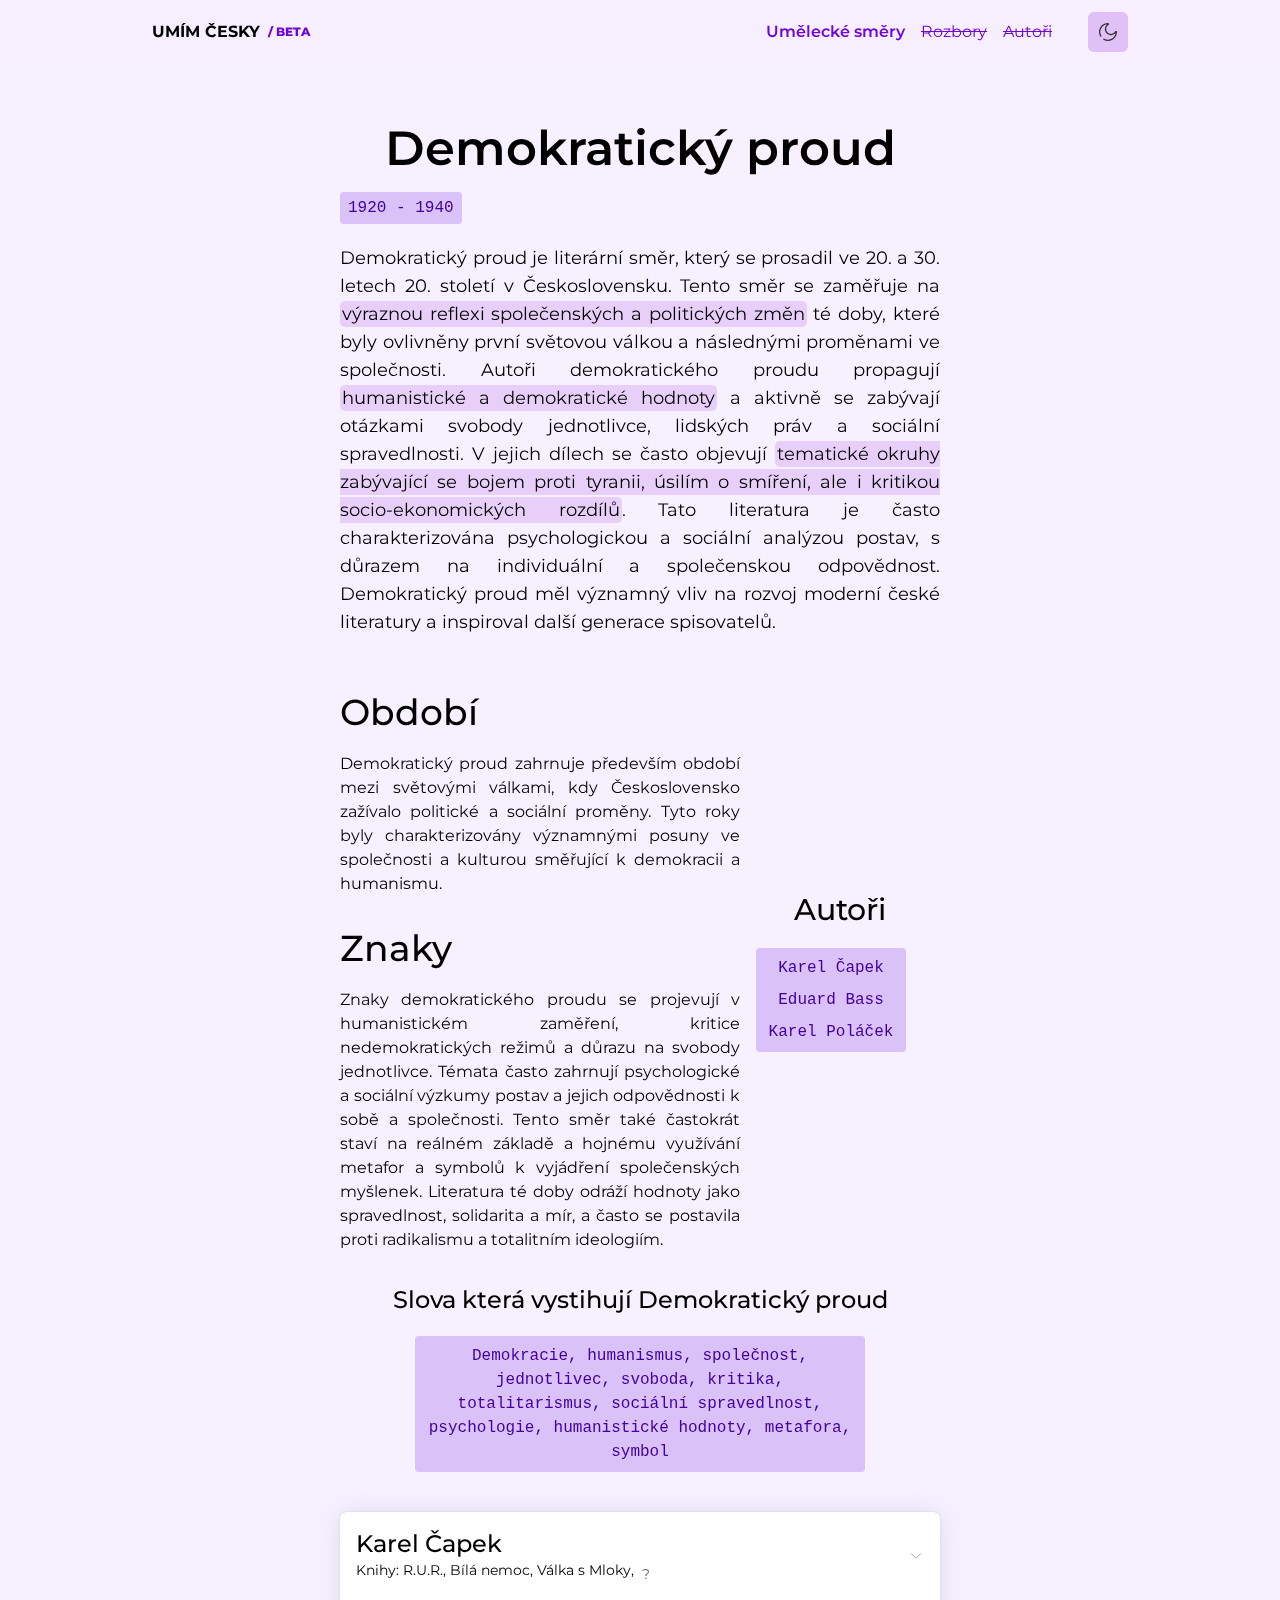
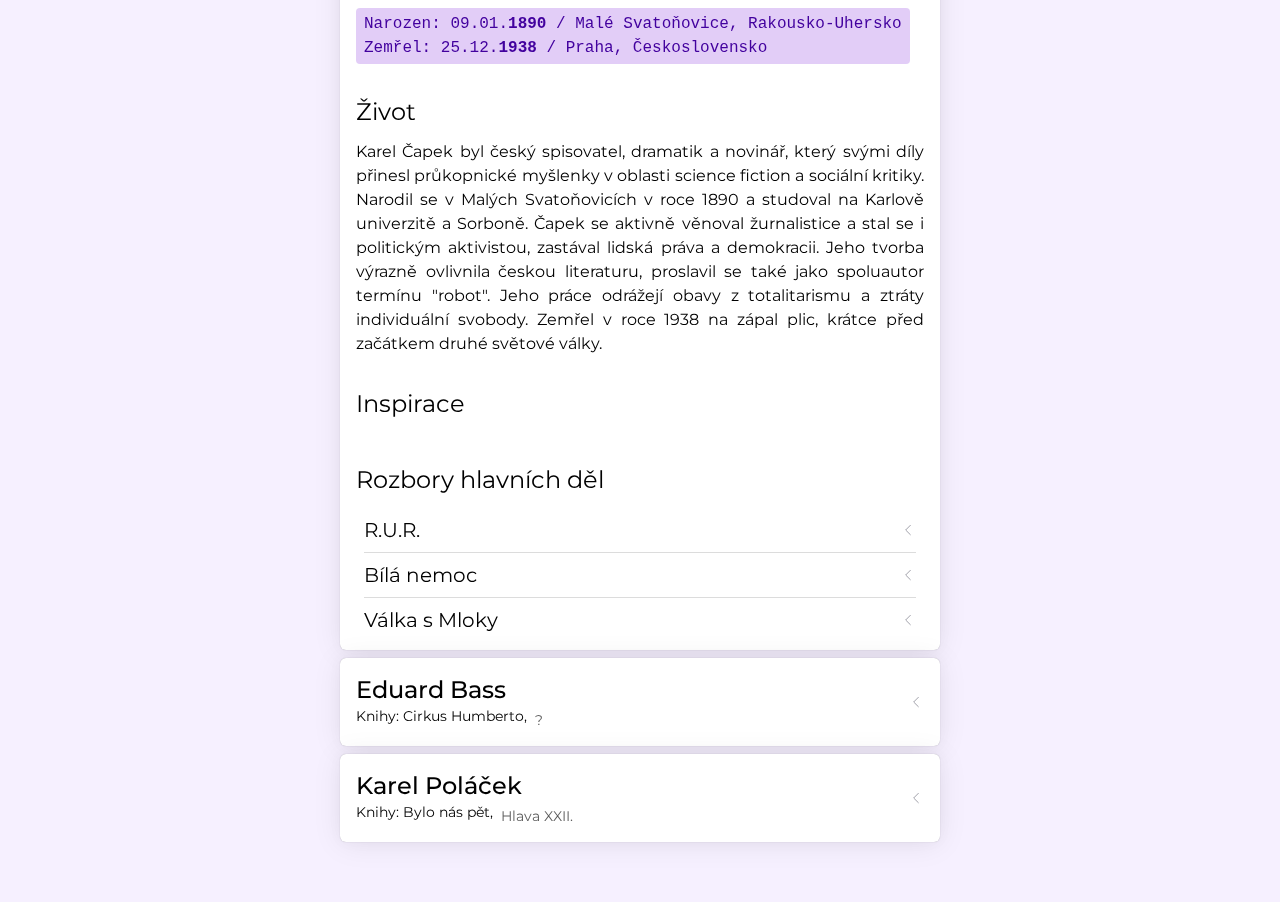
<file: cj/index.html>
<!doctype html>
<html lang="en">
  <head>
    <meta charset="UTF-8" />
    <link rel="icon" type="image/svg+xml" href="/vite.svg" />
    <meta name="viewport" content="width=device-width, initial-scale=1.0" />
    <link rel="preconnect" href="https://fonts.googleapis.com">
    <link rel="preconnect" href="https://fonts.gstatic.com" crossorigin>
    <link href="https://fonts.googleapis.com/css2?family=Montserrat:ital,wght@0,100..900;1,100..900&display=swap" rel="stylesheet">
    <title>Helo</title>
    <script type="module" crossorigin src="./assets/index-fzWYawcr.js"></script>
    <link rel="stylesheet" crossorigin href="./assets/index-BS5AHJOZ.css">
  </head>
  <body>
    <div id="root"></div>
  </body>
</html>
</file>
<file: cj/assets/index-BS5AHJOZ.css>
::view-transition-old(root),::view-transition-new(root){animation:none;mix-blend-mode:normal}html,body{font-family:Montserrat,ui-sans-serif,system-ui;text-align:justify}html ::selection,body ::selection{background:#e6c2ff}html ::-moz-selection,body ::-moz-selection{background:#e6c2ff}.highlighted{background-color:hsl(var(--nextui-highlight) / .3);display:inline;border-radius:5px;padding:.1em}*,:before,:after{--tw-border-spacing-x: 0;--tw-border-spacing-y: 0;--tw-translate-x: 0;--tw-translate-y: 0;--tw-rotate: 0;--tw-skew-x: 0;--tw-skew-y: 0;--tw-scale-x: 1;--tw-scale-y: 1;--tw-pan-x: ;--tw-pan-y: ;--tw-pinch-zoom: ;--tw-scroll-snap-strictness: proximity;--tw-gradient-from-position: ;--tw-gradient-via-position: ;--tw-gradient-to-position: ;--tw-ordinal: ;--tw-slashed-zero: ;--tw-numeric-figure: ;--tw-numeric-spacing: ;--tw-numeric-fraction: ;--tw-ring-inset: ;--tw-ring-offset-width: 0px;--tw-ring-offset-color: #fff;--tw-ring-color: rgb(59 130 246 / .5);--tw-ring-offset-shadow: 0 0 #0000;--tw-ring-shadow: 0 0 #0000;--tw-shadow: 0 0 #0000;--tw-shadow-colored: 0 0 #0000;--tw-blur: ;--tw-brightness: ;--tw-contrast: ;--tw-grayscale: ;--tw-hue-rotate: ;--tw-invert: ;--tw-saturate: ;--tw-sepia: ;--tw-drop-shadow: ;--tw-backdrop-blur: ;--tw-backdrop-brightness: ;--tw-backdrop-contrast: ;--tw-backdrop-grayscale: ;--tw-backdrop-hue-rotate: ;--tw-backdrop-invert: ;--tw-backdrop-opacity: ;--tw-backdrop-saturate: ;--tw-backdrop-sepia: ;--tw-contain-size: ;--tw-contain-layout: ;--tw-contain-paint: ;--tw-contain-style: }::backdrop{--tw-border-spacing-x: 0;--tw-border-spacing-y: 0;--tw-translate-x: 0;--tw-translate-y: 0;--tw-rotate: 0;--tw-skew-x: 0;--tw-skew-y: 0;--tw-scale-x: 1;--tw-scale-y: 1;--tw-pan-x: ;--tw-pan-y: ;--tw-pinch-zoom: ;--tw-scroll-snap-strictness: proximity;--tw-gradient-from-position: ;--tw-gradient-via-position: ;--tw-gradient-to-position: ;--tw-ordinal: ;--tw-slashed-zero: ;--tw-numeric-figure: ;--tw-numeric-spacing: ;--tw-numeric-fraction: ;--tw-ring-inset: ;--tw-ring-offset-width: 0px;--tw-ring-offset-color: #fff;--tw-ring-color: rgb(59 130 246 / .5);--tw-ring-offset-shadow: 0 0 #0000;--tw-ring-shadow: 0 0 #0000;--tw-shadow: 0 0 #0000;--tw-shadow-colored: 0 0 #0000;--tw-blur: ;--tw-brightness: ;--tw-contrast: ;--tw-grayscale: ;--tw-hue-rotate: ;--tw-invert: ;--tw-saturate: ;--tw-sepia: ;--tw-drop-shadow: ;--tw-backdrop-blur: ;--tw-backdrop-brightness: ;--tw-backdrop-contrast: ;--tw-backdrop-grayscale: ;--tw-backdrop-hue-rotate: ;--tw-backdrop-invert: ;--tw-backdrop-opacity: ;--tw-backdrop-saturate: ;--tw-backdrop-sepia: ;--tw-contain-size: ;--tw-contain-layout: ;--tw-contain-paint: ;--tw-contain-style: }*,:before,:after{box-sizing:border-box;border-width:0;border-style:solid;border-color:#e5e7eb}:before,:after{--tw-content: ""}html,:host{line-height:1.5;-webkit-text-size-adjust:100%;-moz-tab-size:4;-o-tab-size:4;tab-size:4;font-family:Montserrat,ui-sans-serif,system-ui;font-feature-settings:normal;font-variation-settings:normal;-webkit-tap-highlight-color:transparent}body{margin:0;line-height:inherit}hr{height:0;color:inherit;border-top-width:1px}abbr:where([title]){-webkit-text-decoration:underline dotted;text-decoration:underline dotted}h1,h2,h3,h4,h5,h6{font-size:inherit;font-weight:inherit}a{color:inherit;text-decoration:inherit}b,strong{font-weight:bolder}code,kbd,samp,pre{font-family:ui-monospace,SFMono-Regular,Menlo,Monaco,Consolas,Liberation Mono,Courier New,monospace;font-feature-settings:normal;font-variation-settings:normal;font-size:1em}small{font-size:80%}sub,sup{font-size:75%;line-height:0;position:relative;vertical-align:baseline}sub{bottom:-.25em}sup{top:-.5em}table{text-indent:0;border-color:inherit;border-collapse:collapse}button,input,optgroup,select,textarea{font-family:inherit;font-feature-settings:inherit;font-variation-settings:inherit;font-size:100%;font-weight:inherit;line-height:inherit;letter-spacing:inherit;color:inherit;margin:0;padding:0}button,select{text-transform:none}button,input:where([type=button]),input:where([type=reset]),input:where([type=submit]){-webkit-appearance:button;background-color:transparent;background-image:none}:-moz-focusring{outline:auto}:-moz-ui-invalid{box-shadow:none}progress{vertical-align:baseline}::-webkit-inner-spin-button,::-webkit-outer-spin-button{height:auto}[type=search]{-webkit-appearance:textfield;outline-offset:-2px}::-webkit-search-decoration{-webkit-appearance:none}::-webkit-file-upload-button{-webkit-appearance:button;font:inherit}summary{display:list-item}blockquote,dl,dd,h1,h2,h3,h4,h5,h6,hr,figure,p,pre{margin:0}fieldset{margin:0;padding:0}legend{padding:0}ol,ul,menu{list-style:none;margin:0;padding:0}dialog{padding:0}textarea{resize:vertical}input::-moz-placeholder,textarea::-moz-placeholder{opacity:1;color:#9ca3af}input::placeholder,textarea::placeholder{opacity:1;color:#9ca3af}button,[role=button]{cursor:pointer}:disabled{cursor:default}img,svg,video,canvas,audio,iframe,embed,object{display:block;vertical-align:middle}img,video{max-width:100%;height:auto}[hidden]:where(:not([hidden=until-found])){display:none}:root,[data-theme]{color:hsl(var(--nextui-foreground));background-color:hsl(var(--nextui-background))}.sr-only{position:absolute;width:1px;height:1px;padding:0;margin:-1px;overflow:hidden;clip:rect(0,0,0,0);white-space:nowrap;border-width:0}.pointer-events-none{pointer-events:none}.pointer-events-auto{pointer-events:auto}.visible{visibility:visible}.invisible{visibility:hidden}.static{position:static}.fixed{position:fixed}.absolute{position:absolute}.relative{position:relative}.sticky{position:sticky}.inset-0{top:0;right:0;bottom:0;left:0}.inset-x-0{left:0;right:0}.bottom-0{bottom:0}.bottom-\[10\%\]{bottom:10%}.bottom-\[5\%\]{bottom:5%}.end-3{inset-inline-end:.75rem}.end-auto{inset-inline-end:auto}.left-0{left:0}.left-1\.5{left:.375rem}.left-1\/2{left:50%}.left-\[10\%\]{left:10%}.left-\[5\%\]{left:5%}.right-1{right:.25rem}.right-1\.5{right:.375rem}.right-\[10\%\]{right:10%}.right-\[5\%\]{right:5%}.start-2{inset-inline-start:.5rem}.start-3{inset-inline-start:.75rem}.start-auto{inset-inline-start:auto}.top-0{top:0}.top-1{top:.25rem}.top-1\/2{top:50%}.top-\[10\%\]{top:10%}.top-\[5\%\]{top:5%}.top-\[calc\(100\%_\+_2px\)\]{top:calc(100% + 2px)}.top-\[var\(--navbar-height\)\]{top:var(--navbar-height)}.-z-30{z-index:-30}.z-0{z-index:0}.z-10{z-index:10}.z-20{z-index:20}.z-30{z-index:30}.z-40{z-index:40}.z-50{z-index:50}.order-1{order:1}.order-2{order:2}.order-3{order:3}.-m-2{margin:-.5rem}.-m-2\.5{margin:-.625rem}.m-0{margin:0}.-mx-1{margin-left:-.25rem;margin-right:-.25rem}.mx-0{margin-left:0;margin-right:0}.mx-1{margin-left:.25rem;margin-right:.25rem}.mx-\[calc\(\(theme\(spacing\.5\)-theme\(spacing\.1\)\)\/2\)\]{margin-left:.5rem;margin-right:.5rem}.mx-\[calc\(\(theme\(spacing\.6\)-theme\(spacing\.3\)\)\/2\)\]{margin-left:.375rem;margin-right:.375rem}.mx-\[calc\(\(theme\(spacing\.7\)-theme\(spacing\.5\)\)\/2\)\]{margin-left:.25rem;margin-right:.25rem}.mx-auto{margin-left:auto;margin-right:auto}.my-0{margin-top:0;margin-bottom:0}.my-1{margin-top:.25rem;margin-bottom:.25rem}.my-16{margin-top:4rem;margin-bottom:4rem}.my-\[calc\(\(theme\(spacing\.5\)-theme\(spacing\.1\)\)\/2\)\]{margin-top:.5rem;margin-bottom:.5rem}.my-\[calc\(\(theme\(spacing\.6\)-theme\(spacing\.3\)\)\/2\)\]{margin-top:.375rem;margin-bottom:.375rem}.my-\[calc\(\(theme\(spacing\.7\)-theme\(spacing\.5\)\)\/2\)\]{margin-top:.25rem;margin-bottom:.25rem}.my-auto{margin-top:auto;margin-bottom:auto}.-mr-2{margin-right:-.5rem}.-ms-2{margin-inline-start:-.5rem}.mb-1\.5{margin-bottom:.375rem}.mb-10{margin-bottom:2.5rem}.mb-2{margin-bottom:.5rem}.mb-3{margin-bottom:.75rem}.mb-5{margin-bottom:1.25rem}.mb-px{margin-bottom:1px}.ml-1{margin-left:.25rem}.ml-2{margin-left:.5rem}.mr-2{margin-right:.5rem}.ms-2{margin-inline-start:.5rem}.mt-1{margin-top:.25rem}.mt-10{margin-top:2.5rem}.mt-2{margin-top:.5rem}.mt-8{margin-top:2rem}.box-border{box-sizing:border-box}.box-content{box-sizing:content-box}.line-clamp-1{overflow:hidden;display:-webkit-box;-webkit-box-orient:vertical;-webkit-line-clamp:1}.block{display:block}.inline-block{display:inline-block}.flex{display:flex}.inline-flex{display:inline-flex}.table{display:table}.grid{display:grid}.inline-grid{display:inline-grid}.hidden{display:none}.\!h-auto{height:auto!important}.h-1{height:.25rem}.h-1\.5{height:.375rem}.h-1\/2{height:50%}.h-10{height:2.5rem}.h-12{height:3rem}.h-14{height:3.5rem}.h-16{height:4rem}.h-2{height:.5rem}.h-2\.5{height:.625rem}.h-3{height:.75rem}.h-3\.5{height:.875rem}.h-4{height:1rem}.h-40{height:10rem}.h-5{height:1.25rem}.h-6{height:1.5rem}.h-7{height:1.75rem}.h-8{height:2rem}.h-9{height:2.25rem}.h-\[--visual-viewport-height\]{height:var(--visual-viewport-height)}.h-\[100dvh\]{height:100dvh}.h-\[2px\]{height:2px}.h-\[calc\(100dvh_-_var\(--navbar-height\)\)\]{height:calc(100dvh - var(--navbar-height))}.h-\[var\(--navbar-height\)\]{height:var(--navbar-height)}.h-\[var\(--picker-height\)\]{height:var(--picker-height)}.h-auto{height:auto}.h-divider{height:var(--nextui-divider-weight)}.h-fit{height:-moz-fit-content;height:fit-content}.h-full{height:100%}.h-px{height:1px}.h-screen{height:100vh}.max-h-64{max-height:16rem}.max-h-\[calc\(100\%_-_8rem\)\]{max-height:calc(100% - 8rem)}.min-h-10{min-height:2.5rem}.min-h-12{min-height:3rem}.min-h-14{min-height:3.5rem}.min-h-16{min-height:4rem}.min-h-3{min-height:.75rem}.min-h-3\.5{min-height:.875rem}.min-h-4{min-height:1rem}.min-h-5{min-height:1.25rem}.min-h-6{min-height:1.5rem}.min-h-7{min-height:1.75rem}.min-h-8{min-height:2rem}.min-h-\[100dvh\]{min-height:100dvh}.min-h-\[32px\]{min-height:32px}.w-1{width:.25rem}.w-1\.5{width:.375rem}.w-10{width:2.5rem}.w-12{width:3rem}.w-14{width:3.5rem}.w-2{width:.5rem}.w-2\.5{width:.625rem}.w-3{width:.75rem}.w-3\.5{width:.875rem}.w-3\/4{width:75%}.w-4{width:1rem}.w-5{width:1.25rem}.w-6{width:1.5rem}.w-7{width:1.75rem}.w-8{width:2rem}.w-9{width:2.25rem}.w-\[80\%\]{width:80%}.w-\[calc\(100\%_-_16px\)\]{width:calc(100% - 16px)}.w-\[calc\(100\%_-_theme\(spacing\.6\)\)\]{width:calc(100% - 1.5rem)}.w-\[calc\(var\(--visible-months\)_\*_var\(--calendar-width\)\)\]{width:calc(var(--visible-months) * var(--calendar-width))}.w-auto{width:auto}.w-divider{width:var(--nextui-divider-weight)}.w-fit{width:-moz-fit-content;width:fit-content}.w-full{width:100%}.w-max{width:-moz-max-content;width:max-content}.w-px{width:1px}.w-screen{width:100vw}.min-w-10{min-width:2.5rem}.min-w-12{min-width:3rem}.min-w-16{min-width:4rem}.min-w-20{min-width:5rem}.min-w-24{min-width:6rem}.min-w-3{min-width:.75rem}.min-w-3\.5{min-width:.875rem}.min-w-4{min-width:1rem}.min-w-5{min-width:1.25rem}.min-w-6{min-width:1.5rem}.min-w-7{min-width:1.75rem}.min-w-8{min-width:2rem}.min-w-9{min-width:2.25rem}.min-w-\[200px\]{min-width:200px}.min-w-full{min-width:100%}.min-w-max{min-width:-moz-max-content;min-width:max-content}.min-w-min{min-width:-moz-min-content;min-width:min-content}.max-w-2xl{max-width:42rem}.max-w-3xl{max-width:48rem}.max-w-4xl{max-width:56rem}.max-w-5xl{max-width:64rem}.max-w-\[1024px\]{max-width:1024px}.max-w-\[1280px\]{max-width:1280px}.max-w-\[1536px\]{max-width:1536px}.max-w-\[270px\]{max-width:270px}.max-w-\[640px\]{max-width:640px}.max-w-\[768px\]{max-width:768px}.max-w-fit{max-width:-moz-fit-content;max-width:fit-content}.max-w-full{max-width:100%}.max-w-lg{max-width:32rem}.max-w-md{max-width:28rem}.max-w-sm{max-width:24rem}.max-w-xl{max-width:36rem}.max-w-xs{max-width:20rem}.flex-1{flex:1 1 0%}.flex-auto{flex:1 1 auto}.flex-initial{flex:0 1 auto}.flex-none{flex:none}.flex-shrink-0,.shrink-0{flex-shrink:0}.flex-grow{flex-grow:1}.basis-0{flex-basis:0px}.table-auto{table-layout:auto}.table-fixed{table-layout:fixed}.border-collapse{border-collapse:collapse}.origin-center{transform-origin:center}.origin-left{transform-origin:left}.origin-right{transform-origin:right}.origin-top{transform-origin:top}.origin-top-left{transform-origin:top left}.-translate-x-1\/2{--tw-translate-x: -50%;transform:translate(var(--tw-translate-x),var(--tw-translate-y)) rotate(var(--tw-rotate)) skew(var(--tw-skew-x)) skewY(var(--tw-skew-y)) scaleX(var(--tw-scale-x)) scaleY(var(--tw-scale-y))}.-translate-y-1\/2{--tw-translate-y: -50%;transform:translate(var(--tw-translate-x),var(--tw-translate-y)) rotate(var(--tw-rotate)) skew(var(--tw-skew-x)) skewY(var(--tw-skew-y)) scaleX(var(--tw-scale-x)) scaleY(var(--tw-scale-y))}.translate-x-1{--tw-translate-x: .25rem;transform:translate(var(--tw-translate-x),var(--tw-translate-y)) rotate(var(--tw-rotate)) skew(var(--tw-skew-x)) skewY(var(--tw-skew-y)) scaleX(var(--tw-scale-x)) scaleY(var(--tw-scale-y))}.translate-x-1\/2{--tw-translate-x: 50%;transform:translate(var(--tw-translate-x),var(--tw-translate-y)) rotate(var(--tw-rotate)) skew(var(--tw-skew-x)) skewY(var(--tw-skew-y)) scaleX(var(--tw-scale-x)) scaleY(var(--tw-scale-y))}.translate-y-1{--tw-translate-y: .25rem;transform:translate(var(--tw-translate-x),var(--tw-translate-y)) rotate(var(--tw-rotate)) skew(var(--tw-skew-x)) skewY(var(--tw-skew-y)) scaleX(var(--tw-scale-x)) scaleY(var(--tw-scale-y))}.translate-y-1\/2{--tw-translate-y: 50%;transform:translate(var(--tw-translate-x),var(--tw-translate-y)) rotate(var(--tw-rotate)) skew(var(--tw-skew-x)) skewY(var(--tw-skew-y)) scaleX(var(--tw-scale-x)) scaleY(var(--tw-scale-y))}.rotate-0{--tw-rotate: 0deg;transform:translate(var(--tw-translate-x),var(--tw-translate-y)) rotate(var(--tw-rotate)) skew(var(--tw-skew-x)) skewY(var(--tw-skew-y)) scaleX(var(--tw-scale-x)) scaleY(var(--tw-scale-y))}.rotate-180{--tw-rotate: 180deg;transform:translate(var(--tw-translate-x),var(--tw-translate-y)) rotate(var(--tw-rotate)) skew(var(--tw-skew-x)) skewY(var(--tw-skew-y)) scaleX(var(--tw-scale-x)) scaleY(var(--tw-scale-y))}.scale-0{--tw-scale-x: 0;--tw-scale-y: 0;transform:translate(var(--tw-translate-x),var(--tw-translate-y)) rotate(var(--tw-rotate)) skew(var(--tw-skew-x)) skewY(var(--tw-skew-y)) scaleX(var(--tw-scale-x)) scaleY(var(--tw-scale-y))}.scale-100{--tw-scale-x: 1;--tw-scale-y: 1;transform:translate(var(--tw-translate-x),var(--tw-translate-y)) rotate(var(--tw-rotate)) skew(var(--tw-skew-x)) skewY(var(--tw-skew-y)) scaleX(var(--tw-scale-x)) scaleY(var(--tw-scale-y))}.scale-105{--tw-scale-x: 1.05;--tw-scale-y: 1.05;transform:translate(var(--tw-translate-x),var(--tw-translate-y)) rotate(var(--tw-rotate)) skew(var(--tw-skew-x)) skewY(var(--tw-skew-y)) scaleX(var(--tw-scale-x)) scaleY(var(--tw-scale-y))}.scale-50{--tw-scale-x: .5;--tw-scale-y: .5;transform:translate(var(--tw-translate-x),var(--tw-translate-y)) rotate(var(--tw-rotate)) skew(var(--tw-skew-x)) skewY(var(--tw-skew-y)) scaleX(var(--tw-scale-x)) scaleY(var(--tw-scale-y))}.transform{transform:translate(var(--tw-translate-x),var(--tw-translate-y)) rotate(var(--tw-rotate)) skew(var(--tw-skew-x)) skewY(var(--tw-skew-y)) scaleX(var(--tw-scale-x)) scaleY(var(--tw-scale-y))}@keyframes drip-expand{0%{opacity:.2;transform:scale(0)}to{opacity:0;transform:scale(2)}}.animate-drip-expand{animation:drip-expand .42s linear}@keyframes indeterminate-bar{0%{transform:translate(-50%) scaleX(.2)}to{transform:translate(100%) scaleX(1)}}.animate-indeterminate-bar{animation:indeterminate-bar 1.5s cubic-bezier(.65,.815,.735,.395) infinite normal none running}.animate-none{animation:none}.animate-spinner-ease-spin{animation:spinner-spin .8s ease infinite}@keyframes spinner-spin{0%{transform:rotate(0)}to{transform:rotate(360deg)}}.animate-spinner-linear-spin{animation:spinner-spin .8s linear infinite}.cursor-default{cursor:default}.cursor-grab{cursor:grab}.cursor-not-allowed{cursor:not-allowed}.cursor-pointer{cursor:pointer}.cursor-text{cursor:text}.touch-none{touch-action:none}.select-none{-webkit-user-select:none;-moz-user-select:none;user-select:none}.resize-none{resize:none}.resize{resize:both}.snap-y{scroll-snap-type:y var(--tw-scroll-snap-strictness)}.snap-mandatory{--tw-scroll-snap-strictness: mandatory}.snap-center{scroll-snap-align:center}.scroll-py-6{scroll-padding-top:1.5rem;scroll-padding-bottom:1.5rem}.list-none{list-style-type:none}.appearance-none{-webkit-appearance:none;-moz-appearance:none;appearance:none}.grid-cols-4{grid-template-columns:repeat(4,minmax(0,1fr))}.flex-row{flex-direction:row}.flex-row-reverse{flex-direction:row-reverse}.flex-col{flex-direction:column}.flex-col-reverse{flex-direction:column-reverse}.flex-wrap{flex-wrap:wrap}.flex-nowrap{flex-wrap:nowrap}.place-content-center{place-content:center}.items-start{align-items:flex-start}.items-end{align-items:flex-end}.items-center{align-items:center}.justify-start{justify-content:flex-start}.justify-end{justify-content:flex-end}.justify-center{justify-content:center}.justify-between{justify-content:space-between}.\!gap-0{gap:0px!important}.gap-0{gap:0px}.gap-0\.5{gap:.125rem}.gap-1{gap:.25rem}.gap-1\.5{gap:.375rem}.gap-2{gap:.5rem}.gap-3{gap:.75rem}.gap-4{gap:1rem}.gap-x-0\.5{-moz-column-gap:.125rem;column-gap:.125rem}.gap-x-2{-moz-column-gap:.5rem;column-gap:.5rem}.gap-x-6{-moz-column-gap:1.5rem;column-gap:1.5rem}.gap-y-1\.5{row-gap:.375rem}.gap-y-2{row-gap:.5rem}.space-x-0\.5>:not([hidden])~:not([hidden]){--tw-space-x-reverse: 0;margin-right:calc(.125rem * var(--tw-space-x-reverse));margin-left:calc(.125rem * calc(1 - var(--tw-space-x-reverse)))}.place-self-center{place-self:center}.self-center{align-self:center}.overflow-auto{overflow:auto}.overflow-hidden{overflow:hidden}.overflow-visible{overflow:visible}.overflow-x-auto{overflow-x:auto}.overflow-y-auto{overflow-y:auto}.overflow-y-hidden{overflow-y:hidden}.overflow-x-scroll{overflow-x:scroll}.overflow-y-scroll{overflow-y:scroll}.truncate{overflow:hidden;text-overflow:ellipsis;white-space:nowrap}.text-ellipsis{text-overflow:ellipsis}.whitespace-normal{white-space:normal}.whitespace-nowrap{white-space:nowrap}.text-wrap{text-wrap:wrap}.text-pretty{text-wrap:pretty}.break-words{overflow-wrap:break-word}.\!rounded-none{border-radius:0!important}.rounded{border-radius:.25rem}.rounded-\[calc\(theme\(borderRadius\.large\)\/1\.5\)\]{border-radius:calc(var(--nextui-radius-large) / 1.5)}.rounded-\[calc\(theme\(borderRadius\.medium\)\*0\.5\)\]{border-radius:calc(var(--nextui-radius-medium) * .5)}.rounded-\[calc\(theme\(borderRadius\.medium\)\*0\.6\)\]{border-radius:calc(var(--nextui-radius-medium) * .6)}.rounded-\[calc\(theme\(borderRadius\.medium\)\*0\.7\)\]{border-radius:calc(var(--nextui-radius-medium) * .7)}.rounded-\[calc\(theme\(borderRadius\.medium\)\/2\)\]{border-radius:calc(var(--nextui-radius-medium) / 2)}.rounded-\[calc\(theme\(borderRadius\.small\)\/2\)\]{border-radius:calc(var(--nextui-radius-small) / 2)}.rounded-full{border-radius:9999px}.rounded-large{border-radius:var(--nextui-radius-large)}.rounded-md{border-radius:.375rem}.rounded-medium{border-radius:var(--nextui-radius-medium)}.rounded-none{border-radius:0}.rounded-small{border-radius:var(--nextui-radius-small)}.\!rounded-e-none{border-start-end-radius:0px!important;border-end-end-radius:0px!important}.\!rounded-s-none{border-start-start-radius:0px!important;border-end-start-radius:0px!important}.rounded-b-large{border-bottom-right-radius:var(--nextui-radius-large);border-bottom-left-radius:var(--nextui-radius-large)}.rounded-b-medium{border-bottom-right-radius:var(--nextui-radius-medium);border-bottom-left-radius:var(--nextui-radius-medium)}.rounded-b-small{border-bottom-right-radius:var(--nextui-radius-small);border-bottom-left-radius:var(--nextui-radius-small)}.rounded-t-large{border-top-left-radius:var(--nextui-radius-large);border-top-right-radius:var(--nextui-radius-large)}.rounded-t-medium{border-top-left-radius:var(--nextui-radius-medium);border-top-right-radius:var(--nextui-radius-medium)}.rounded-t-small{border-top-left-radius:var(--nextui-radius-small);border-top-right-radius:var(--nextui-radius-small)}.border{border-width:1px}.border-0{border-width:0px}.border-2{border-width:2px}.border-3{border-width:3px}.border-medium{border-width:var(--nextui-border-width-medium)}.border-small{border-width:var(--nextui-border-width-small)}.border-x-\[calc\(theme\(spacing\.5\)\/2\)\]{border-left-width:.625rem;border-right-width:.625rem}.border-x-\[calc\(theme\(spacing\.6\)\/2\)\]{border-left-width:.75rem;border-right-width:.75rem}.border-x-\[calc\(theme\(spacing\.7\)\/2\)\]{border-left-width:.875rem;border-right-width:.875rem}.border-y-\[calc\(theme\(spacing\.5\)\/2\)\]{border-top-width:.625rem;border-bottom-width:.625rem}.border-y-\[calc\(theme\(spacing\.6\)\/2\)\]{border-top-width:.75rem;border-bottom-width:.75rem}.border-y-\[calc\(theme\(spacing\.7\)\/2\)\]{border-top-width:.875rem;border-bottom-width:.875rem}.border-b{border-bottom-width:1px}.border-b-medium{border-bottom-width:var(--nextui-border-width-medium)}.border-solid{border-style:solid}.border-dotted{border-style:dotted}.border-none{border-style:none}.\!border-danger{--tw-border-opacity: 1 !important;border-color:hsl(var(--nextui-danger) / var(--nextui-danger-opacity, var(--tw-border-opacity)))!important}.border-background{--tw-border-opacity: 1;border-color:hsl(var(--nextui-background) / var(--nextui-background-opacity, var(--tw-border-opacity)))}.border-danger{--tw-border-opacity: 1;border-color:hsl(var(--nextui-danger) / var(--nextui-danger-opacity, var(--tw-border-opacity)))}.border-default{--tw-border-opacity: 1;border-color:hsl(var(--nextui-default) / var(--nextui-default-opacity, var(--tw-border-opacity)))}.border-default-200{--tw-border-opacity: 1;border-color:hsl(var(--nextui-default-200) / var(--nextui-default-200-opacity, var(--tw-border-opacity)))}.border-default-300{--tw-border-opacity: 1;border-color:hsl(var(--nextui-default-300) / var(--nextui-default-300-opacity, var(--tw-border-opacity)))}.border-divider{--tw-border-opacity: 1;border-color:hsl(var(--nextui-divider) / var(--nextui-divider-opacity, var(--tw-border-opacity)))}.border-foreground{--tw-border-opacity: 1;border-color:hsl(var(--nextui-foreground) / var(--nextui-foreground-opacity, var(--tw-border-opacity)))}.border-primary{--tw-border-opacity: 1;border-color:hsl(var(--nextui-primary) / var(--nextui-primary-opacity, var(--tw-border-opacity)))}.border-secondary{--tw-border-opacity: 1;border-color:hsl(var(--nextui-secondary) / var(--nextui-secondary-opacity, var(--tw-border-opacity)))}.border-success{--tw-border-opacity: 1;border-color:hsl(var(--nextui-success) / var(--nextui-success-opacity, var(--tw-border-opacity)))}.border-transparent{border-color:transparent}.border-warning{--tw-border-opacity: 1;border-color:hsl(var(--nextui-warning) / var(--nextui-warning-opacity, var(--tw-border-opacity)))}.border-x-transparent{border-left-color:transparent;border-right-color:transparent}.border-y-transparent{border-top-color:transparent;border-bottom-color:transparent}.border-b-current{border-bottom-color:currentColor}.border-b-danger{--tw-border-opacity: 1;border-bottom-color:hsl(var(--nextui-danger) / var(--nextui-danger-opacity, var(--tw-border-opacity)))}.border-b-default{--tw-border-opacity: 1;border-bottom-color:hsl(var(--nextui-default) / var(--nextui-default-opacity, var(--tw-border-opacity)))}.border-b-foreground{--tw-border-opacity: 1;border-bottom-color:hsl(var(--nextui-foreground) / var(--nextui-foreground-opacity, var(--tw-border-opacity)))}.border-b-primary{--tw-border-opacity: 1;border-bottom-color:hsl(var(--nextui-primary) / var(--nextui-primary-opacity, var(--tw-border-opacity)))}.border-b-secondary{--tw-border-opacity: 1;border-bottom-color:hsl(var(--nextui-secondary) / var(--nextui-secondary-opacity, var(--tw-border-opacity)))}.border-b-success{--tw-border-opacity: 1;border-bottom-color:hsl(var(--nextui-success) / var(--nextui-success-opacity, var(--tw-border-opacity)))}.border-b-warning{--tw-border-opacity: 1;border-bottom-color:hsl(var(--nextui-warning) / var(--nextui-warning-opacity, var(--tw-border-opacity)))}.border-b-white{--tw-border-opacity: 1;border-bottom-color:rgb(255 255 255 / var(--tw-border-opacity, 1))}.border-l-transparent{border-left-color:transparent}.border-r-transparent{border-right-color:transparent}.border-s-danger{--tw-border-opacity: 1;border-inline-start-color:hsl(var(--nextui-danger) / var(--nextui-danger-opacity, var(--tw-border-opacity)))}.border-s-foreground{--tw-border-opacity: 1;border-inline-start-color:hsl(var(--nextui-foreground) / var(--nextui-foreground-opacity, var(--tw-border-opacity)))}.border-s-primary{--tw-border-opacity: 1;border-inline-start-color:hsl(var(--nextui-primary) / var(--nextui-primary-opacity, var(--tw-border-opacity)))}.border-s-secondary{--tw-border-opacity: 1;border-inline-start-color:hsl(var(--nextui-secondary) / var(--nextui-secondary-opacity, var(--tw-border-opacity)))}.border-s-success{--tw-border-opacity: 1;border-inline-start-color:hsl(var(--nextui-success) / var(--nextui-success-opacity, var(--tw-border-opacity)))}.border-s-warning{--tw-border-opacity: 1;border-inline-start-color:hsl(var(--nextui-warning) / var(--nextui-warning-opacity, var(--tw-border-opacity)))}.border-t-transparent{border-top-color:transparent}.\!bg-danger-50{--tw-bg-opacity: 1 !important;background-color:hsl(var(--nextui-danger-50) / var(--nextui-danger-50-opacity, var(--tw-bg-opacity)))!important}.bg-background{--tw-bg-opacity: 1;background-color:hsl(var(--nextui-background) / var(--nextui-background-opacity, var(--tw-bg-opacity)))}.bg-background\/10{background-color:hsl(var(--nextui-background) / .1)}.bg-background\/70{background-color:hsl(var(--nextui-background) / .7)}.bg-background\/80{background-color:hsl(var(--nextui-background) / .8)}.bg-content1{--tw-bg-opacity: 1;background-color:hsl(var(--nextui-content1) / var(--nextui-content1-opacity, var(--tw-bg-opacity)))}.bg-content3{--tw-bg-opacity: 1;background-color:hsl(var(--nextui-content3) / var(--nextui-content3-opacity, var(--tw-bg-opacity)))}.bg-current{background-color:currentColor}.bg-danger{--tw-bg-opacity: 1;background-color:hsl(var(--nextui-danger) / var(--nextui-danger-opacity, var(--tw-bg-opacity)))}.bg-danger-100{--tw-bg-opacity: 1;background-color:hsl(var(--nextui-danger-100) / var(--nextui-danger-100-opacity, var(--tw-bg-opacity)))}.bg-danger-50{--tw-bg-opacity: 1;background-color:hsl(var(--nextui-danger-50) / var(--nextui-danger-50-opacity, var(--tw-bg-opacity)))}.bg-danger\/20{background-color:hsl(var(--nextui-danger) / .2)}.bg-default{--tw-bg-opacity: 1;background-color:hsl(var(--nextui-default) / var(--nextui-default-opacity, var(--tw-bg-opacity)))}.bg-default-100{--tw-bg-opacity: 1;background-color:hsl(var(--nextui-default-100) / var(--nextui-default-100-opacity, var(--tw-bg-opacity)))}.bg-default-200{--tw-bg-opacity: 1;background-color:hsl(var(--nextui-default-200) / var(--nextui-default-200-opacity, var(--tw-bg-opacity)))}.bg-default-300\/50{background-color:hsl(var(--nextui-default-300) / .5)}.bg-default-400{--tw-bg-opacity: 1;background-color:hsl(var(--nextui-default-400) / var(--nextui-default-400-opacity, var(--tw-bg-opacity)))}.bg-default-50{--tw-bg-opacity: 1;background-color:hsl(var(--nextui-default-50) / var(--nextui-default-50-opacity, var(--tw-bg-opacity)))}.bg-default-500{--tw-bg-opacity: 1;background-color:hsl(var(--nextui-default-500) / var(--nextui-default-500-opacity, var(--tw-bg-opacity)))}.bg-default\/40{background-color:hsl(var(--nextui-default) / .4)}.bg-divider{--tw-bg-opacity: 1;background-color:hsl(var(--nextui-divider) / var(--nextui-divider-opacity, var(--tw-bg-opacity)))}.bg-foreground{--tw-bg-opacity: 1;background-color:hsl(var(--nextui-foreground) / var(--nextui-foreground-opacity, var(--tw-bg-opacity)))}.bg-foreground\/10{background-color:hsl(var(--nextui-foreground) / .1)}.bg-highlight{--tw-bg-opacity: 1;background-color:hsl(var(--nextui-highlight) / var(--nextui-highlight-opacity, var(--tw-bg-opacity)))}.bg-overlay\/30{background-color:hsl(var(--nextui-overlay) / .3)}.bg-overlay\/50{background-color:hsl(var(--nextui-overlay) / .5)}.bg-primary{--tw-bg-opacity: 1;background-color:hsl(var(--nextui-primary) / var(--nextui-primary-opacity, var(--tw-bg-opacity)))}.bg-primary-100{--tw-bg-opacity: 1;background-color:hsl(var(--nextui-primary-100) / var(--nextui-primary-100-opacity, var(--tw-bg-opacity)))}.bg-primary-50{--tw-bg-opacity: 1;background-color:hsl(var(--nextui-primary-50) / var(--nextui-primary-50-opacity, var(--tw-bg-opacity)))}.bg-primary\/20{background-color:hsl(var(--nextui-primary) / .2)}.bg-secondary{--tw-bg-opacity: 1;background-color:hsl(var(--nextui-secondary) / var(--nextui-secondary-opacity, var(--tw-bg-opacity)))}.bg-secondary-100{--tw-bg-opacity: 1;background-color:hsl(var(--nextui-secondary-100) / var(--nextui-secondary-100-opacity, var(--tw-bg-opacity)))}.bg-secondary-50{--tw-bg-opacity: 1;background-color:hsl(var(--nextui-secondary-50) / var(--nextui-secondary-50-opacity, var(--tw-bg-opacity)))}.bg-secondary\/20{background-color:hsl(var(--nextui-secondary) / .2)}.bg-success{--tw-bg-opacity: 1;background-color:hsl(var(--nextui-success) / var(--nextui-success-opacity, var(--tw-bg-opacity)))}.bg-success-100{--tw-bg-opacity: 1;background-color:hsl(var(--nextui-success-100) / var(--nextui-success-100-opacity, var(--tw-bg-opacity)))}.bg-success-50{--tw-bg-opacity: 1;background-color:hsl(var(--nextui-success-50) / var(--nextui-success-50-opacity, var(--tw-bg-opacity)))}.bg-success\/20{background-color:hsl(var(--nextui-success) / .2)}.bg-transparent{background-color:transparent}.bg-warning{--tw-bg-opacity: 1;background-color:hsl(var(--nextui-warning) / var(--nextui-warning-opacity, var(--tw-bg-opacity)))}.bg-warning-100{--tw-bg-opacity: 1;background-color:hsl(var(--nextui-warning-100) / var(--nextui-warning-100-opacity, var(--tw-bg-opacity)))}.bg-warning-50{--tw-bg-opacity: 1;background-color:hsl(var(--nextui-warning-50) / var(--nextui-warning-50-opacity, var(--tw-bg-opacity)))}.bg-warning\/20{background-color:hsl(var(--nextui-warning) / .2)}.bg-white{--tw-bg-opacity: 1;background-color:rgb(255 255 255 / var(--tw-bg-opacity, 1))}.bg-opacity-45{--tw-bg-opacity: .45}.bg-stripe-gradient{background-image:linear-gradient(45deg,rgba(0,0,0,.1) 25%,transparent 25%,transparent 50%,rgba(0,0,0,.1) 50%,rgba(0,0,0,.1) 75%,transparent 75%,transparent)}.bg-\[length\:1\.25rem_1\.25rem\]{background-size:1.25rem 1.25rem}.bg-clip-text{-webkit-background-clip:text;background-clip:text}.fill-white{fill:#fff}.stroke-current{stroke:currentColor}.stroke-default-300\/50{stroke:hsl(var(--nextui-default-300) / .5)}.object-cover{-o-object-fit:cover;object-fit:cover}.p-0{padding:0}.p-1{padding:.25rem}.p-2{padding:.5rem}.p-2\.5{padding:.625rem}.p-3{padding:.75rem}.p-4{padding:1rem}.p-5{padding:1.25rem}.\!px-1{padding-left:.25rem!important;padding-right:.25rem!important}.px-0{padding-left:0;padding-right:0}.px-0\.5{padding-left:.125rem;padding-right:.125rem}.px-1{padding-left:.25rem;padding-right:.25rem}.px-1\.5{padding-left:.375rem;padding-right:.375rem}.px-2{padding-left:.5rem;padding-right:.5rem}.px-2\.5{padding-left:.625rem;padding-right:.625rem}.px-3{padding-left:.75rem;padding-right:.75rem}.px-4{padding-left:1rem;padding-right:1rem}.px-5{padding-left:1.25rem;padding-right:1.25rem}.px-6{padding-left:1.5rem;padding-right:1.5rem}.py-0{padding-top:0;padding-bottom:0}.py-0\.5{padding-top:.125rem;padding-bottom:.125rem}.py-1{padding-top:.25rem;padding-bottom:.25rem}.py-1\.5{padding-top:.375rem;padding-bottom:.375rem}.py-2{padding-top:.5rem;padding-bottom:.5rem}.py-2\.5{padding-top:.625rem;padding-bottom:.625rem}.py-3{padding-top:.75rem;padding-bottom:.75rem}.py-4{padding-top:1rem;padding-bottom:1rem}.\!pb-0{padding-bottom:0!important}.pb-0{padding-bottom:0}.pb-0\.5{padding-bottom:.125rem}.pb-1{padding-bottom:.25rem}.pb-1\.5{padding-bottom:.375rem}.pb-2{padding-bottom:.5rem}.pb-4{padding-bottom:1rem}.pb-5{padding-bottom:1.25rem}.pe-2{padding-inline-end:.5rem}.pl-0\.5{padding-left:.125rem}.pl-1{padding-left:.25rem}.pl-2{padding-left:.5rem}.pr-0\.5{padding-right:.125rem}.pr-1{padding-right:.25rem}.pr-6{padding-right:1.5rem}.ps-2{padding-inline-start:.5rem}.pt-0{padding-top:0}.pt-1{padding-top:.25rem}.pt-2{padding-top:.5rem}.text-left{text-align:left}.text-center{text-align:center}.text-start{text-align:start}.text-end{text-align:end}.align-middle{vertical-align:middle}.font-mono{font-family:ui-monospace,SFMono-Regular,Menlo,Monaco,Consolas,Liberation Mono,Courier New,monospace}.font-sans{font-family:Montserrat,ui-sans-serif,system-ui}.text-2xl{font-size:1.5rem;line-height:2rem}.text-3xl{font-size:1.875rem;line-height:2.25rem}.text-\[0\.55rem\]{font-size:.55rem}.text-\[0\.5rem\]{font-size:.5rem}.text-\[0\.6rem\]{font-size:.6rem}.text-base{font-size:1rem;line-height:1.5rem}.text-large{font-size:var(--nextui-font-size-large);line-height:var(--nextui-line-height-large)}.text-lg{font-size:1.125rem;line-height:1.75rem}.text-medium{font-size:var(--nextui-font-size-medium);line-height:var(--nextui-line-height-medium)}.text-sm{font-size:.875rem;line-height:1.25rem}.text-small{font-size:var(--nextui-font-size-small);line-height:var(--nextui-line-height-small)}.text-tiny{font-size:var(--nextui-font-size-tiny);line-height:var(--nextui-line-height-tiny)}.text-xl{font-size:1.25rem;line-height:1.75rem}.text-xs{font-size:.75rem;line-height:1rem}.font-bold{font-weight:700}.font-extrabold{font-weight:800}.font-medium{font-weight:500}.font-normal{font-weight:400}.font-semibold{font-weight:600}.tabular-nums{--tw-numeric-spacing: tabular-nums;font-variant-numeric:var(--tw-ordinal) var(--tw-slashed-zero) var(--tw-numeric-figure) var(--tw-numeric-spacing) var(--tw-numeric-fraction)}.leading-\[32px\]{line-height:32px}.\!text-danger{--tw-text-opacity: 1 !important;color:hsl(var(--nextui-danger) / var(--nextui-danger-opacity, var(--tw-text-opacity)))!important}.\!text-danger-foreground{--tw-text-opacity: 1 !important;color:hsl(var(--nextui-danger-foreground) / var(--nextui-danger-foreground-opacity, var(--tw-text-opacity)))!important}.text-background{--tw-text-opacity: 1;color:hsl(var(--nextui-background) / var(--nextui-background-opacity, var(--tw-text-opacity)))}.text-black{--tw-text-opacity: 1;color:rgb(0 0 0 / var(--tw-text-opacity, 1))}.text-current{color:currentColor}.text-danger{--tw-text-opacity: 1;color:hsl(var(--nextui-danger) / var(--nextui-danger-opacity, var(--tw-text-opacity)))}.text-danger-300{--tw-text-opacity: 1;color:hsl(var(--nextui-danger-300) / var(--nextui-danger-300-opacity, var(--tw-text-opacity)))}.text-danger-800{--tw-text-opacity: 1;color:hsl(var(--nextui-danger-800) / var(--nextui-danger-800-opacity, var(--tw-text-opacity)))}.text-danger-foreground{--tw-text-opacity: 1;color:hsl(var(--nextui-danger-foreground) / var(--nextui-danger-foreground-opacity, var(--tw-text-opacity)))}.text-danger\/80{color:hsl(var(--nextui-danger) / .8)}.text-default-400{--tw-text-opacity: 1;color:hsl(var(--nextui-default-400) / var(--nextui-default-400-opacity, var(--tw-text-opacity)))}.text-default-500{--tw-text-opacity: 1;color:hsl(var(--nextui-default-500) / var(--nextui-default-500-opacity, var(--tw-text-opacity)))}.text-default-600{--tw-text-opacity: 1;color:hsl(var(--nextui-default-600) / var(--nextui-default-600-opacity, var(--tw-text-opacity)))}.text-default-700{--tw-text-opacity: 1;color:hsl(var(--nextui-default-700) / var(--nextui-default-700-opacity, var(--tw-text-opacity)))}.text-default-foreground{--tw-text-opacity: 1;color:hsl(var(--nextui-default-foreground) / var(--nextui-default-foreground-opacity, var(--tw-text-opacity)))}.text-foreground{--tw-text-opacity: 1;color:hsl(var(--nextui-foreground) / var(--nextui-foreground-opacity, var(--tw-text-opacity)))}.text-foreground\/50{color:hsl(var(--nextui-foreground) / .5)}.text-inherit{color:inherit}.text-primary{--tw-text-opacity: 1;color:hsl(var(--nextui-primary) / var(--nextui-primary-opacity, var(--tw-text-opacity)))}.text-primary-300{--tw-text-opacity: 1;color:hsl(var(--nextui-primary-300) / var(--nextui-primary-300-opacity, var(--tw-text-opacity)))}.text-primary-700{--tw-text-opacity: 1;color:hsl(var(--nextui-primary-700) / var(--nextui-primary-700-opacity, var(--tw-text-opacity)))}.text-primary-foreground{--tw-text-opacity: 1;color:hsl(var(--nextui-primary-foreground) / var(--nextui-primary-foreground-opacity, var(--tw-text-opacity)))}.text-primary\/80{color:hsl(var(--nextui-primary) / .8)}.text-secondary{--tw-text-opacity: 1;color:hsl(var(--nextui-secondary) / var(--nextui-secondary-opacity, var(--tw-text-opacity)))}.text-secondary-300{--tw-text-opacity: 1;color:hsl(var(--nextui-secondary-300) / var(--nextui-secondary-300-opacity, var(--tw-text-opacity)))}.text-secondary-700{--tw-text-opacity: 1;color:hsl(var(--nextui-secondary-700) / var(--nextui-secondary-700-opacity, var(--tw-text-opacity)))}.text-secondary-foreground{--tw-text-opacity: 1;color:hsl(var(--nextui-secondary-foreground) / var(--nextui-secondary-foreground-opacity, var(--tw-text-opacity)))}.text-secondary\/80{color:hsl(var(--nextui-secondary) / .8)}.text-success{--tw-text-opacity: 1;color:hsl(var(--nextui-success) / var(--nextui-success-opacity, var(--tw-text-opacity)))}.text-success-400{--tw-text-opacity: 1;color:hsl(var(--nextui-success-400) / var(--nextui-success-400-opacity, var(--tw-text-opacity)))}.text-success-600{--tw-text-opacity: 1;color:hsl(var(--nextui-success-600) / var(--nextui-success-600-opacity, var(--tw-text-opacity)))}.text-success-800{--tw-text-opacity: 1;color:hsl(var(--nextui-success-800) / var(--nextui-success-800-opacity, var(--tw-text-opacity)))}.text-success-foreground{--tw-text-opacity: 1;color:hsl(var(--nextui-success-foreground) / var(--nextui-success-foreground-opacity, var(--tw-text-opacity)))}.text-success\/80{color:hsl(var(--nextui-success) / .8)}.text-warning{--tw-text-opacity: 1;color:hsl(var(--nextui-warning) / var(--nextui-warning-opacity, var(--tw-text-opacity)))}.text-warning-400{--tw-text-opacity: 1;color:hsl(var(--nextui-warning-400) / var(--nextui-warning-400-opacity, var(--tw-text-opacity)))}.text-warning-600{--tw-text-opacity: 1;color:hsl(var(--nextui-warning-600) / var(--nextui-warning-600-opacity, var(--tw-text-opacity)))}.text-warning-800{--tw-text-opacity: 1;color:hsl(var(--nextui-warning-800) / var(--nextui-warning-800-opacity, var(--tw-text-opacity)))}.text-warning-foreground{--tw-text-opacity: 1;color:hsl(var(--nextui-warning-foreground) / var(--nextui-warning-foreground-opacity, var(--tw-text-opacity)))}.text-warning\/80{color:hsl(var(--nextui-warning) / .8)}.text-white{--tw-text-opacity: 1;color:rgb(255 255 255 / var(--tw-text-opacity, 1))}.underline{text-decoration-line:underline}.no-underline{text-decoration-line:none}.underline-offset-4{text-underline-offset:4px}.antialiased{-webkit-font-smoothing:antialiased;-moz-osx-font-smoothing:grayscale}.subpixel-antialiased{-webkit-font-smoothing:auto;-moz-osx-font-smoothing:auto}.opacity-0{opacity:0}.opacity-100{opacity:1}.opacity-30{opacity:.3}.opacity-50{opacity:.5}.opacity-65{opacity:.65}.opacity-70{opacity:.7}.opacity-75{opacity:.75}.opacity-\[value\]{opacity:value}.opacity-disabled{opacity:var(--nextui-disabled-opacity)}.shadow{--tw-shadow: 0 1px 3px 0 rgb(0 0 0 / .1), 0 1px 2px -1px rgb(0 0 0 / .1);--tw-shadow-colored: 0 1px 3px 0 var(--tw-shadow-color), 0 1px 2px -1px var(--tw-shadow-color);box-shadow:var(--tw-ring-offset-shadow, 0 0 #0000),var(--tw-ring-shadow, 0 0 #0000),var(--tw-shadow)}.shadow-\[0_1px_0px_0_rgba\(0\,0\,0\,0\.05\)\]{--tw-shadow: 0 1px 0px 0 rgba(0,0,0,.05);--tw-shadow-colored: 0 1px 0px 0 var(--tw-shadow-color);box-shadow:var(--tw-ring-offset-shadow, 0 0 #0000),var(--tw-ring-shadow, 0 0 #0000),var(--tw-shadow)}.shadow-\[0px_20px_20px_0px_rgb\(0_0_0\/0\.05\)\]{--tw-shadow: 0px 20px 20px 0px rgb(0 0 0/.05);--tw-shadow-colored: 0px 20px 20px 0px var(--tw-shadow-color);box-shadow:var(--tw-ring-offset-shadow, 0 0 #0000),var(--tw-ring-shadow, 0 0 #0000),var(--tw-shadow)}.shadow-large{--tw-shadow: var(--nextui-box-shadow-large);--tw-shadow-colored: var(--nextui-box-shadow-large);box-shadow:var(--tw-ring-offset-shadow, 0 0 #0000),var(--tw-ring-shadow, 0 0 #0000),var(--tw-shadow)}.shadow-lg{--tw-shadow: 0 10px 15px -3px rgb(0 0 0 / .1), 0 4px 6px -4px rgb(0 0 0 / .1);--tw-shadow-colored: 0 10px 15px -3px var(--tw-shadow-color), 0 4px 6px -4px var(--tw-shadow-color);box-shadow:var(--tw-ring-offset-shadow, 0 0 #0000),var(--tw-ring-shadow, 0 0 #0000),var(--tw-shadow)}.shadow-md{--tw-shadow: 0 4px 6px -1px rgb(0 0 0 / .1), 0 2px 4px -2px rgb(0 0 0 / .1);--tw-shadow-colored: 0 4px 6px -1px var(--tw-shadow-color), 0 2px 4px -2px var(--tw-shadow-color);box-shadow:var(--tw-ring-offset-shadow, 0 0 #0000),var(--tw-ring-shadow, 0 0 #0000),var(--tw-shadow)}.shadow-medium{--tw-shadow: var(--nextui-box-shadow-medium);--tw-shadow-colored: var(--nextui-box-shadow-medium);box-shadow:var(--tw-ring-offset-shadow, 0 0 #0000),var(--tw-ring-shadow, 0 0 #0000),var(--tw-shadow)}.shadow-none{--tw-shadow: 0 0 #0000;--tw-shadow-colored: 0 0 #0000;box-shadow:var(--tw-ring-offset-shadow, 0 0 #0000),var(--tw-ring-shadow, 0 0 #0000),var(--tw-shadow)}.shadow-sm{--tw-shadow: 0 1px 2px 0 rgb(0 0 0 / .05);--tw-shadow-colored: 0 1px 2px 0 var(--tw-shadow-color);box-shadow:var(--tw-ring-offset-shadow, 0 0 #0000),var(--tw-ring-shadow, 0 0 #0000),var(--tw-shadow)}.shadow-small{--tw-shadow: var(--nextui-box-shadow-small);--tw-shadow-colored: var(--nextui-box-shadow-small);box-shadow:var(--tw-ring-offset-shadow, 0 0 #0000),var(--tw-ring-shadow, 0 0 #0000),var(--tw-shadow)}.shadow-black\/5{--tw-shadow-color: rgb(0 0 0 / .05);--tw-shadow: var(--tw-shadow-colored)}.shadow-danger\/40{--tw-shadow-color: hsl(var(--nextui-danger) / .4);--tw-shadow: var(--tw-shadow-colored)}.shadow-default\/50{--tw-shadow-color: hsl(var(--nextui-default) / .5);--tw-shadow: var(--tw-shadow-colored)}.shadow-foreground\/40{--tw-shadow-color: hsl(var(--nextui-foreground) / .4);--tw-shadow: var(--tw-shadow-colored)}.shadow-primary\/40{--tw-shadow-color: hsl(var(--nextui-primary) / .4);--tw-shadow: var(--tw-shadow-colored)}.shadow-secondary\/40{--tw-shadow-color: hsl(var(--nextui-secondary) / .4);--tw-shadow: var(--tw-shadow-colored)}.shadow-success\/40{--tw-shadow-color: hsl(var(--nextui-success) / .4);--tw-shadow: var(--tw-shadow-colored)}.shadow-warning\/40{--tw-shadow-color: hsl(var(--nextui-warning) / .4);--tw-shadow: var(--tw-shadow-colored)}.\!outline-none{outline:2px solid transparent!important;outline-offset:2px!important}.outline-none{outline:2px solid transparent;outline-offset:2px}.ring-1{--tw-ring-offset-shadow: var(--tw-ring-inset) 0 0 0 var(--tw-ring-offset-width) var(--tw-ring-offset-color);--tw-ring-shadow: var(--tw-ring-inset) 0 0 0 calc(1px + var(--tw-ring-offset-width)) var(--tw-ring-color);box-shadow:var(--tw-ring-offset-shadow),var(--tw-ring-shadow),var(--tw-shadow, 0 0 #0000)}.ring-2{--tw-ring-offset-shadow: var(--tw-ring-inset) 0 0 0 var(--tw-ring-offset-width) var(--tw-ring-offset-color);--tw-ring-shadow: var(--tw-ring-inset) 0 0 0 calc(2px + var(--tw-ring-offset-width)) var(--tw-ring-color);box-shadow:var(--tw-ring-offset-shadow),var(--tw-ring-shadow),var(--tw-shadow, 0 0 #0000)}.ring-background{--tw-ring-opacity: 1;--tw-ring-color: hsl(var(--nextui-background) / var(--nextui-background-opacity, var(--tw-ring-opacity)))}.ring-danger{--tw-ring-opacity: 1;--tw-ring-color: hsl(var(--nextui-danger) / var(--nextui-danger-opacity, var(--tw-ring-opacity)))}.ring-default{--tw-ring-opacity: 1;--tw-ring-color: hsl(var(--nextui-default) / var(--nextui-default-opacity, var(--tw-ring-opacity)))}.ring-focus{--tw-ring-opacity: 1;--tw-ring-color: hsl(var(--nextui-focus) / var(--nextui-focus-opacity, var(--tw-ring-opacity)))}.ring-primary{--tw-ring-opacity: 1;--tw-ring-color: hsl(var(--nextui-primary) / var(--nextui-primary-opacity, var(--tw-ring-opacity)))}.ring-secondary{--tw-ring-opacity: 1;--tw-ring-color: hsl(var(--nextui-secondary) / var(--nextui-secondary-opacity, var(--tw-ring-opacity)))}.ring-success{--tw-ring-opacity: 1;--tw-ring-color: hsl(var(--nextui-success) / var(--nextui-success-opacity, var(--tw-ring-opacity)))}.ring-transparent{--tw-ring-color: transparent}.ring-warning{--tw-ring-opacity: 1;--tw-ring-color: hsl(var(--nextui-warning) / var(--nextui-warning-opacity, var(--tw-ring-opacity)))}.ring-offset-2{--tw-ring-offset-width: 2px}.ring-offset-background{--tw-ring-offset-color: hsl(var(--nextui-background) / var(--nextui-background-opacity, 1))}.blur{--tw-blur: blur(8px);filter:var(--tw-blur) var(--tw-brightness) var(--tw-contrast) var(--tw-grayscale) var(--tw-hue-rotate) var(--tw-invert) var(--tw-saturate) var(--tw-sepia) var(--tw-drop-shadow)}.blur-lg{--tw-blur: blur(16px);filter:var(--tw-blur) var(--tw-brightness) var(--tw-contrast) var(--tw-grayscale) var(--tw-hue-rotate) var(--tw-invert) var(--tw-saturate) var(--tw-sepia) var(--tw-drop-shadow)}.saturate-150{--tw-saturate: saturate(1.5);filter:var(--tw-blur) var(--tw-brightness) var(--tw-contrast) var(--tw-grayscale) var(--tw-hue-rotate) var(--tw-invert) var(--tw-saturate) var(--tw-sepia) var(--tw-drop-shadow)}.filter{filter:var(--tw-blur) var(--tw-brightness) var(--tw-contrast) var(--tw-grayscale) var(--tw-hue-rotate) var(--tw-invert) var(--tw-saturate) var(--tw-sepia) var(--tw-drop-shadow)}.backdrop-blur{--tw-backdrop-blur: blur(8px);-webkit-backdrop-filter:var(--tw-backdrop-blur) var(--tw-backdrop-brightness) var(--tw-backdrop-contrast) var(--tw-backdrop-grayscale) var(--tw-backdrop-hue-rotate) var(--tw-backdrop-invert) var(--tw-backdrop-opacity) var(--tw-backdrop-saturate) var(--tw-backdrop-sepia);backdrop-filter:var(--tw-backdrop-blur) var(--tw-backdrop-brightness) var(--tw-backdrop-contrast) var(--tw-backdrop-grayscale) var(--tw-backdrop-hue-rotate) var(--tw-backdrop-invert) var(--tw-backdrop-opacity) var(--tw-backdrop-saturate) var(--tw-backdrop-sepia)}.backdrop-blur-lg{--tw-backdrop-blur: blur(16px);-webkit-backdrop-filter:var(--tw-backdrop-blur) var(--tw-backdrop-brightness) var(--tw-backdrop-contrast) var(--tw-backdrop-grayscale) var(--tw-backdrop-hue-rotate) var(--tw-backdrop-invert) var(--tw-backdrop-opacity) var(--tw-backdrop-saturate) var(--tw-backdrop-sepia);backdrop-filter:var(--tw-backdrop-blur) var(--tw-backdrop-brightness) var(--tw-backdrop-contrast) var(--tw-backdrop-grayscale) var(--tw-backdrop-hue-rotate) var(--tw-backdrop-invert) var(--tw-backdrop-opacity) var(--tw-backdrop-saturate) var(--tw-backdrop-sepia)}.backdrop-blur-md{--tw-backdrop-blur: blur(12px);-webkit-backdrop-filter:var(--tw-backdrop-blur) var(--tw-backdrop-brightness) var(--tw-backdrop-contrast) var(--tw-backdrop-grayscale) var(--tw-backdrop-hue-rotate) var(--tw-backdrop-invert) var(--tw-backdrop-opacity) var(--tw-backdrop-saturate) var(--tw-backdrop-sepia);backdrop-filter:var(--tw-backdrop-blur) var(--tw-backdrop-brightness) var(--tw-backdrop-contrast) var(--tw-backdrop-grayscale) var(--tw-backdrop-hue-rotate) var(--tw-backdrop-invert) var(--tw-backdrop-opacity) var(--tw-backdrop-saturate) var(--tw-backdrop-sepia)}.backdrop-blur-sm{--tw-backdrop-blur: blur(4px);-webkit-backdrop-filter:var(--tw-backdrop-blur) var(--tw-backdrop-brightness) var(--tw-backdrop-contrast) var(--tw-backdrop-grayscale) var(--tw-backdrop-hue-rotate) var(--tw-backdrop-invert) var(--tw-backdrop-opacity) var(--tw-backdrop-saturate) var(--tw-backdrop-sepia);backdrop-filter:var(--tw-backdrop-blur) var(--tw-backdrop-brightness) var(--tw-backdrop-contrast) var(--tw-backdrop-grayscale) var(--tw-backdrop-hue-rotate) var(--tw-backdrop-invert) var(--tw-backdrop-opacity) var(--tw-backdrop-saturate) var(--tw-backdrop-sepia)}.backdrop-blur-xl{--tw-backdrop-blur: blur(24px);-webkit-backdrop-filter:var(--tw-backdrop-blur) var(--tw-backdrop-brightness) var(--tw-backdrop-contrast) var(--tw-backdrop-grayscale) var(--tw-backdrop-hue-rotate) var(--tw-backdrop-invert) var(--tw-backdrop-opacity) var(--tw-backdrop-saturate) var(--tw-backdrop-sepia);backdrop-filter:var(--tw-backdrop-blur) var(--tw-backdrop-brightness) var(--tw-backdrop-contrast) var(--tw-backdrop-grayscale) var(--tw-backdrop-hue-rotate) var(--tw-backdrop-invert) var(--tw-backdrop-opacity) var(--tw-backdrop-saturate) var(--tw-backdrop-sepia)}.backdrop-opacity-disabled{--tw-backdrop-opacity: opacity(var(--nextui-disabled-opacity));-webkit-backdrop-filter:var(--tw-backdrop-blur) var(--tw-backdrop-brightness) var(--tw-backdrop-contrast) var(--tw-backdrop-grayscale) var(--tw-backdrop-hue-rotate) var(--tw-backdrop-invert) var(--tw-backdrop-opacity) var(--tw-backdrop-saturate) var(--tw-backdrop-sepia);backdrop-filter:var(--tw-backdrop-blur) var(--tw-backdrop-brightness) var(--tw-backdrop-contrast) var(--tw-backdrop-grayscale) var(--tw-backdrop-hue-rotate) var(--tw-backdrop-invert) var(--tw-backdrop-opacity) var(--tw-backdrop-saturate) var(--tw-backdrop-sepia)}.backdrop-saturate-150{--tw-backdrop-saturate: saturate(1.5);-webkit-backdrop-filter:var(--tw-backdrop-blur) var(--tw-backdrop-brightness) var(--tw-backdrop-contrast) var(--tw-backdrop-grayscale) var(--tw-backdrop-hue-rotate) var(--tw-backdrop-invert) var(--tw-backdrop-opacity) var(--tw-backdrop-saturate) var(--tw-backdrop-sepia);backdrop-filter:var(--tw-backdrop-blur) var(--tw-backdrop-brightness) var(--tw-backdrop-contrast) var(--tw-backdrop-grayscale) var(--tw-backdrop-hue-rotate) var(--tw-backdrop-invert) var(--tw-backdrop-opacity) var(--tw-backdrop-saturate) var(--tw-backdrop-sepia)}.\!transition-none{transition-property:none!important}.transition-\[color\,opacity\]{transition-property:color,opacity;transition-timing-function:cubic-bezier(.4,0,.2,1);transition-duration:.25s}.transition-\[transform\,background-color\,color\]{transition-property:transform,background-color,color;transition-timing-function:cubic-bezier(.4,0,.2,1);transition-duration:.25s}.transition-\[transform\,color\,left\,opacity\]{transition-property:transform,color,left,opacity;transition-timing-function:cubic-bezier(.4,0,.2,1);transition-duration:.25s}.transition-all{transition-property:all;transition-timing-function:cubic-bezier(.4,0,.2,1);transition-duration:.25s}.transition-colors{transition-property:color,background-color,border-color,text-decoration-color,fill,stroke;transition-timing-function:cubic-bezier(.4,0,.2,1);transition-duration:.25s}.transition-none{transition-property:none}.transition-opacity{transition-property:opacity;transition-timing-function:cubic-bezier(.4,0,.2,1);transition-duration:.25s}.transition-transform{transition-property:transform;transition-timing-function:cubic-bezier(.4,0,.2,1);transition-duration:.25s}.\!duration-100{transition-duration:.1s!important}.\!duration-150{transition-duration:.15s!important}.\!duration-200{transition-duration:.2s!important}.\!duration-250{transition-duration:.25s!important}.\!duration-300{transition-duration:.3s!important}.\!duration-500{transition-duration:.5s!important}.duration-150{transition-duration:.15s}.\!ease-out{transition-timing-function:cubic-bezier(0,0,.2,1)!important}.\!ease-soft-spring{transition-timing-function:cubic-bezier(.155,1.105,.295,1.12)!important}.ease-in{transition-timing-function:cubic-bezier(.4,0,1,1)}.ease-in-out{transition-timing-function:cubic-bezier(.4,0,.2,1)}.ease-out{transition-timing-function:cubic-bezier(0,0,.2,1)}.will-change-auto{will-change:auto}.will-change-transform{will-change:transform}:root,.light,[data-theme=light]{color-scheme:light;--nextui-background: 264 100% 97.06%;--nextui-foreground: 0 0% 0%;--nextui-divider: 0 0% 6.67%;--nextui-divider-opacity: .15;--nextui-focus: 267 75% 52.94%;--nextui-overlay: 0 0% 0%;--nextui-content1: 0 0% 100%;--nextui-content1-foreground: 201.81999999999994 24.44% 8.82%;--nextui-content2: 240 4.76% 95.88%;--nextui-content2-foreground: 240 3.7% 15.88%;--nextui-content3: 240 5.88% 90%;--nextui-content3-foreground: 240 5.26% 26.08%;--nextui-content4: 240 4.88% 83.92%;--nextui-content4-foreground: 240 5.2% 33.92%;--nextui-default-50: 0 0% 98.04%;--nextui-default-100: 240 4.76% 95.88%;--nextui-default-200: 240 5.88% 90%;--nextui-default-300: 240 4.88% 83.92%;--nextui-default-400: 240 5.03% 64.9%;--nextui-default-500: 240 3.83% 46.08%;--nextui-default-600: 240 5.2% 33.92%;--nextui-default-700: 240 5.26% 26.08%;--nextui-default-800: 240 3.7% 15.88%;--nextui-default-900: 240 5.88% 10%;--nextui-default-foreground: 0 0% 0%;--nextui-default: 240 4.88% 83.92%;--nextui-primary-50: 274.86 75.51% 80.78%;--nextui-primary-100: 276.35 73.24% 72.16%;--nextui-primary-200: 276.44000000000005 72.97% 63.73%;--nextui-primary-300: 275.3399999999999 72.44% 55.88%;--nextui-primary-400: 273.37 74.5% 49.22%;--nextui-primary-500: 270.28999999999996 94.55% 43.14%;--nextui-primary-600: 266.55999999999995 98.97% 38.04%;--nextui-primary-700: 264.8399999999999 98.74% 31.18%;--nextui-primary-800: 261.55999999999995 98.46% 25.49%;--nextui-primary-900: 254.85000000000002 98.06% 20.2%;--nextui-primary-foreground: 0 0% 0%;--nextui-primary: 270.28999999999996 94.55% 43.14%;--nextui-secondary-50: 270 61.54% 94.9%;--nextui-secondary-100: 270 59.26% 89.41%;--nextui-secondary-200: 270 59.26% 78.82%;--nextui-secondary-300: 270 59.26% 68.24%;--nextui-secondary-400: 270 59.26% 57.65%;--nextui-secondary-500: 270 66.67% 47.06%;--nextui-secondary-600: 270 66.67% 37.65%;--nextui-secondary-700: 270 66.67% 28.24%;--nextui-secondary-800: 270 66.67% 18.82%;--nextui-secondary-900: 270 66.67% 9.41%;--nextui-secondary-foreground: 0 0% 100%;--nextui-secondary: 270 66.67% 47.06%;--nextui-success-50: 146.66999999999996 64.29% 94.51%;--nextui-success-100: 145.71000000000004 61.4% 88.82%;--nextui-success-200: 146.2 61.74% 77.45%;--nextui-success-300: 145.78999999999996 62.57% 66.47%;--nextui-success-400: 146.01 62.45% 55.1%;--nextui-success-500: 145.96000000000004 79.46% 43.92%;--nextui-success-600: 146.01 79.89% 35.1%;--nextui-success-700: 145.78999999999996 79.26% 26.47%;--nextui-success-800: 146.2 79.78% 17.45%;--nextui-success-900: 145.71000000000004 77.78% 8.82%;--nextui-success-foreground: 0 0% 0%;--nextui-success: 145.96000000000004 79.46% 43.92%;--nextui-warning-50: 54.55000000000001 91.67% 95.29%;--nextui-warning-100: 37.139999999999986 91.3% 90.98%;--nextui-warning-200: 37.139999999999986 91.3% 81.96%;--nextui-warning-300: 36.95999999999998 91.24% 73.14%;--nextui-warning-400: 37.00999999999999 91.26% 64.12%;--nextui-warning-500: 37.02999999999997 91.27% 55.1%;--nextui-warning-600: 37.00999999999999 74.22% 44.12%;--nextui-warning-700: 36.95999999999998 73.96% 33.14%;--nextui-warning-800: 37.139999999999986 75% 21.96%;--nextui-warning-900: 37.139999999999986 75% 10.98%;--nextui-warning-foreground: 0 0% 0%;--nextui-warning: 37.02999999999997 91.27% 55.1%;--nextui-danger-50: 339.13 92% 95.1%;--nextui-danger-100: 340 91.84% 90.39%;--nextui-danger-200: 339.3299999999999 90% 80.39%;--nextui-danger-300: 339.11 90.6% 70.78%;--nextui-danger-400: 339 90% 60.78%;--nextui-danger-500: 339.20000000000005 90.36% 51.18%;--nextui-danger-600: 339 86.54% 40.78%;--nextui-danger-700: 339.11 85.99% 30.78%;--nextui-danger-800: 339.3299999999999 86.54% 20.39%;--nextui-danger-900: 340 84.91% 10.39%;--nextui-danger-foreground: 0 0% 100%;--nextui-danger: 339.20000000000005 90.36% 51.18%;--nextui-highlight: 276.35 73.24% 72.16%;--nextui-divider-weight: 1px;--nextui-disabled-opacity: .5;--nextui-font-size-tiny: .75rem;--nextui-font-size-small: .875rem;--nextui-font-size-medium: 1rem;--nextui-font-size-large: 1.125rem;--nextui-line-height-tiny: 1rem;--nextui-line-height-small: 1.25rem;--nextui-line-height-medium: 1.5rem;--nextui-line-height-large: 1.75rem;--nextui-radius-small: 4px;--nextui-radius-medium: 6px;--nextui-radius-large: 8px;--nextui-border-width-small: 1px;--nextui-border-width-medium: 2px;--nextui-border-width-large: 3px;--nextui-box-shadow-small: 0px 0px 5px 0px rgb(0 0 0 / .02), 0px 2px 10px 0px rgb(0 0 0 / .06), 0px 0px 1px 0px rgb(0 0 0 / .3);--nextui-box-shadow-medium: 0px 0px 15px 0px rgb(0 0 0 / .03), 0px 2px 30px 0px rgb(0 0 0 / .08), 0px 0px 1px 0px rgb(0 0 0 / .3);--nextui-box-shadow-large: 0px 0px 30px 0px rgb(0 0 0 / .04), 0px 30px 60px 0px rgb(0 0 0 / .12), 0px 0px 1px 0px rgb(0 0 0 / .3);--nextui-hover-opacity: .8}.dark,[data-theme=dark]{color-scheme:dark;--nextui-background: 0 0% 5.1%;--nextui-foreground: 0 0% 83.14%;--nextui-focus: 269.52 28.25% 56.27%;--nextui-overlay: 0 0% 0%;--nextui-divider: 0 0% 100%;--nextui-divider-opacity: .15;--nextui-content1: 240 5.88% 10%;--nextui-content1-foreground: 0 0% 98.04%;--nextui-content2: 240 3.7% 15.88%;--nextui-content2-foreground: 240 4.76% 95.88%;--nextui-content3: 240 5.26% 26.08%;--nextui-content3-foreground: 240 5.88% 90%;--nextui-content4: 240 5.2% 33.92%;--nextui-content4-foreground: 240 4.88% 83.92%;--nextui-default-50: 240 5.88% 10%;--nextui-default-100: 240 3.7% 15.88%;--nextui-default-200: 240 5.26% 26.08%;--nextui-default-300: 240 5.2% 33.92%;--nextui-default-400: 240 3.83% 46.08%;--nextui-default-500: 240 5.03% 64.9%;--nextui-default-600: 240 4.88% 83.92%;--nextui-default-700: 240 5.88% 90%;--nextui-default-800: 240 4.76% 95.88%;--nextui-default-900: 0 0% 98.04%;--nextui-default-foreground: 0 0% 100%;--nextui-default: 240 5.26% 26.08%;--nextui-primary-50: 271.11 45.76% 11.57%;--nextui-primary-100: 270 42.86% 16.47%;--nextui-primary-200: 271.29999999999995 41.07% 21.96%;--nextui-primary-300: 271.53 40.14% 28.82%;--nextui-primary-400: 269.53999999999996 33.68% 37.84%;--nextui-primary-500: 269.12 28.33% 47.06%;--nextui-primary-600: 269.52 28.25% 56.27%;--nextui-primary-700: 266.78999999999996 32.18% 65.88%;--nextui-primary-800: 269.39 39.84% 75.88%;--nextui-primary-900: 276 46.67% 85.29%;--nextui-primary-foreground: 0 0% 90.2%;--nextui-primary: 269.12 28.33% 47.06%;--nextui-secondary-50: 270 66.67% 9.41%;--nextui-secondary-100: 270 66.67% 18.82%;--nextui-secondary-200: 270 66.67% 28.24%;--nextui-secondary-300: 270 66.67% 37.65%;--nextui-secondary-400: 270 66.67% 47.06%;--nextui-secondary-500: 270 59.26% 57.65%;--nextui-secondary-600: 270 59.26% 68.24%;--nextui-secondary-700: 270 59.26% 78.82%;--nextui-secondary-800: 270 59.26% 89.41%;--nextui-secondary-900: 270 61.54% 94.9%;--nextui-secondary-foreground: 0 0% 100%;--nextui-secondary: 270 59.26% 57.65%;--nextui-success-50: 145.71000000000004 77.78% 8.82%;--nextui-success-100: 146.2 79.78% 17.45%;--nextui-success-200: 145.78999999999996 79.26% 26.47%;--nextui-success-300: 146.01 79.89% 35.1%;--nextui-success-400: 145.96000000000004 79.46% 43.92%;--nextui-success-500: 146.01 62.45% 55.1%;--nextui-success-600: 145.78999999999996 62.57% 66.47%;--nextui-success-700: 146.2 61.74% 77.45%;--nextui-success-800: 145.71000000000004 61.4% 88.82%;--nextui-success-900: 146.66999999999996 64.29% 94.51%;--nextui-success-foreground: 0 0% 0%;--nextui-success: 145.96000000000004 79.46% 43.92%;--nextui-warning-50: 37.139999999999986 75% 10.98%;--nextui-warning-100: 37.139999999999986 75% 21.96%;--nextui-warning-200: 36.95999999999998 73.96% 33.14%;--nextui-warning-300: 37.00999999999999 74.22% 44.12%;--nextui-warning-400: 37.02999999999997 91.27% 55.1%;--nextui-warning-500: 37.00999999999999 91.26% 64.12%;--nextui-warning-600: 36.95999999999998 91.24% 73.14%;--nextui-warning-700: 37.139999999999986 91.3% 81.96%;--nextui-warning-800: 37.139999999999986 91.3% 90.98%;--nextui-warning-900: 54.55000000000001 91.67% 95.29%;--nextui-warning-foreground: 0 0% 0%;--nextui-warning: 37.02999999999997 91.27% 55.1%;--nextui-danger-50: 340 84.91% 10.39%;--nextui-danger-100: 339.3299999999999 86.54% 20.39%;--nextui-danger-200: 339.11 85.99% 30.78%;--nextui-danger-300: 339 86.54% 40.78%;--nextui-danger-400: 339.20000000000005 90.36% 51.18%;--nextui-danger-500: 339 90% 60.78%;--nextui-danger-600: 339.11 90.6% 70.78%;--nextui-danger-700: 339.3299999999999 90% 80.39%;--nextui-danger-800: 340 91.84% 90.39%;--nextui-danger-900: 339.13 92% 95.1%;--nextui-danger-foreground: 0 0% 100%;--nextui-danger: 339.20000000000005 90.36% 51.18%;--nextui-highlight: 269.12 28.33% 47.06%;--nextui-divider-weight: 1px;--nextui-disabled-opacity: .4;--nextui-font-size-tiny: .75rem;--nextui-font-size-small: .875rem;--nextui-font-size-medium: 1rem;--nextui-font-size-large: 1.125rem;--nextui-line-height-tiny: 1rem;--nextui-line-height-small: 1.25rem;--nextui-line-height-medium: 1.5rem;--nextui-line-height-large: 1.75rem;--nextui-radius-small: 4px;--nextui-radius-medium: 6px;--nextui-radius-large: 8px;--nextui-border-width-small: 1px;--nextui-border-width-medium: 2px;--nextui-border-width-large: 3px;--nextui-box-shadow-small: 0px 0px 5px 0px rgb(0 0 0 / .05), 0px 2px 10px 0px rgb(0 0 0 / .2), inset 0px 0px 1px 0px rgb(255 255 255 / .15);--nextui-box-shadow-medium: 0px 0px 15px 0px rgb(0 0 0 / .06), 0px 2px 30px 0px rgb(0 0 0 / .22), inset 0px 0px 1px 0px rgb(255 255 255 / .15);--nextui-box-shadow-large: 0px 0px 30px 0px rgb(0 0 0 / .07), 0px 30px 60px 0px rgb(0 0 0 / .26), inset 0px 0px 1px 0px rgb(255 255 255 / .15);--nextui-hover-opacity: .9}.leading-inherit{line-height:inherit}.bg-img-inherit{background-image:inherit}.bg-clip-inherit{background-clip:inherit}.text-fill-inherit{-webkit-text-fill-color:inherit}.tap-highlight-transparent{-webkit-tap-highlight-color:transparent}.transition-background{transition-property:background;transition-timing-function:ease;transition-duration:.25s}.transition-colors-opacity{transition-property:color,background-color,border-color,text-decoration-color,fill,stroke,opacity;transition-timing-function:ease;transition-duration:.25s}.transition-width{transition-property:width;transition-timing-function:ease;transition-duration:.25s}.transition-height{transition-property:height;transition-timing-function:ease;transition-duration:.25s}.transition-size{transition-property:width,height;transition-timing-function:ease;transition-duration:.25s}.transition-left{transition-property:left;transition-timing-function:ease;transition-duration:.25s}.transition-transform-opacity{transition-property:transform,opacity;transition-timing-function:ease;transition-duration:.25s}.transition-transform-background{transition-property:transform,background;transition-timing-function:ease;transition-duration:.25s}.transition-transform-colors{transition-property:transform,color,background,background-color,border-color,text-decoration-color,fill,stroke;transition-timing-function:ease;transition-duration:.25s}.transition-transform-colors-opacity{transition-property:transform,color,background,background-color,border-color,text-decoration-color,fill,stroke,opacity;transition-timing-function:ease;transition-duration:.25s}.scrollbar-hide{-ms-overflow-style:none;scrollbar-width:none}.scrollbar-hide::-webkit-scrollbar{display:none}.scrollbar-default{-ms-overflow-style:auto;scrollbar-width:auto}.scrollbar-default::-webkit-scrollbar{display:block}.\[--picker-height\:224px\]{--picker-height: 224px}.\[--scale-enter\:100\%\]{--scale-enter: 100%}.\[--scale-exit\:100\%\]{--scale-exit: 100%}.\[--scroll-shadow-size\:100px\]{--scroll-shadow-size: 100px}.\[--slide-enter\:0px\]{--slide-enter: 0px}.\[--slide-exit\:80px\]{--slide-exit: 80px}.\[mask-image\:linear-gradient\(\#000\,\#000\,transparent_0\,\#000_var\(--scroll-shadow-size\)\,\#000_calc\(100\%_-_var\(--scroll-shadow-size\)\)\,transparent\)\]{-webkit-mask-image:linear-gradient(#000,#000,transparent 0,#000 var(--scroll-shadow-size),#000 calc(100% - var(--scroll-shadow-size)),transparent);mask-image:linear-gradient(#000,#000,transparent 0,#000 var(--scroll-shadow-size),#000 calc(100% - var(--scroll-shadow-size)),transparent)}.file\:cursor-pointer::file-selector-button{cursor:pointer}.file\:border-0::file-selector-button{border-width:0px}.file\:bg-transparent::file-selector-button{background-color:transparent}.placeholder\:text-danger::-moz-placeholder{--tw-text-opacity: 1;color:hsl(var(--nextui-danger) / var(--nextui-danger-opacity, var(--tw-text-opacity)))}.placeholder\:text-danger::placeholder{--tw-text-opacity: 1;color:hsl(var(--nextui-danger) / var(--nextui-danger-opacity, var(--tw-text-opacity)))}.placeholder\:text-primary::-moz-placeholder{--tw-text-opacity: 1;color:hsl(var(--nextui-primary) / var(--nextui-primary-opacity, var(--tw-text-opacity)))}.placeholder\:text-primary::placeholder{--tw-text-opacity: 1;color:hsl(var(--nextui-primary) / var(--nextui-primary-opacity, var(--tw-text-opacity)))}.placeholder\:text-secondary::-moz-placeholder{--tw-text-opacity: 1;color:hsl(var(--nextui-secondary) / var(--nextui-secondary-opacity, var(--tw-text-opacity)))}.placeholder\:text-secondary::placeholder{--tw-text-opacity: 1;color:hsl(var(--nextui-secondary) / var(--nextui-secondary-opacity, var(--tw-text-opacity)))}.placeholder\:text-success-600::-moz-placeholder{--tw-text-opacity: 1;color:hsl(var(--nextui-success-600) / var(--nextui-success-600-opacity, var(--tw-text-opacity)))}.placeholder\:text-success-600::placeholder{--tw-text-opacity: 1;color:hsl(var(--nextui-success-600) / var(--nextui-success-600-opacity, var(--tw-text-opacity)))}.placeholder\:text-warning-600::-moz-placeholder{--tw-text-opacity: 1;color:hsl(var(--nextui-warning-600) / var(--nextui-warning-600-opacity, var(--tw-text-opacity)))}.placeholder\:text-warning-600::placeholder{--tw-text-opacity: 1;color:hsl(var(--nextui-warning-600) / var(--nextui-warning-600-opacity, var(--tw-text-opacity)))}.before\:absolute:before{content:var(--tw-content);position:absolute}.before\:inset-0:before{content:var(--tw-content);top:0;right:0;bottom:0;left:0}.before\:z-0:before{content:var(--tw-content);z-index:0}.before\:z-\[-1\]:before{content:var(--tw-content);z-index:-1}.before\:box-border:before{content:var(--tw-content);box-sizing:border-box}.before\:block:before{content:var(--tw-content);display:block}.before\:hidden:before{content:var(--tw-content);display:none}.before\:h-0\.5:before{content:var(--tw-content);height:.125rem}.before\:h-11:before{content:var(--tw-content);height:2.75rem}.before\:h-2\.5:before{content:var(--tw-content);height:.625rem}.before\:h-px:before{content:var(--tw-content);height:1px}.before\:w-0:before{content:var(--tw-content);width:0px}.before\:w-11:before{content:var(--tw-content);width:2.75rem}.before\:w-2\.5:before{content:var(--tw-content);width:.625rem}.before\:w-6:before{content:var(--tw-content);width:1.5rem}.before\:-translate-x-full:before{content:var(--tw-content);--tw-translate-x: -100%;transform:translate(var(--tw-translate-x),var(--tw-translate-y)) rotate(var(--tw-rotate)) skew(var(--tw-skew-x)) skewY(var(--tw-skew-y)) scaleX(var(--tw-scale-x)) scaleY(var(--tw-scale-y))}.before\:-translate-y-1:before{content:var(--tw-content);--tw-translate-y: -.25rem;transform:translate(var(--tw-translate-x),var(--tw-translate-y)) rotate(var(--tw-rotate)) skew(var(--tw-skew-x)) skewY(var(--tw-skew-y)) scaleX(var(--tw-scale-x)) scaleY(var(--tw-scale-y))}.before\:rotate-0:before{content:var(--tw-content);--tw-rotate: 0deg;transform:translate(var(--tw-translate-x),var(--tw-translate-y)) rotate(var(--tw-rotate)) skew(var(--tw-skew-x)) skewY(var(--tw-skew-y)) scaleX(var(--tw-scale-x)) scaleY(var(--tw-scale-y))}.before\:rotate-45:before{content:var(--tw-content);--tw-rotate: 45deg;transform:translate(var(--tw-translate-x),var(--tw-translate-y)) rotate(var(--tw-rotate)) skew(var(--tw-skew-x)) skewY(var(--tw-skew-y)) scaleX(var(--tw-scale-x)) scaleY(var(--tw-scale-y))}@keyframes shimmer{to{content:var(--tw-content);transform:translate(100%)}}.before\:animate-\[shimmer_2s_infinite\]:before{content:var(--tw-content);animation:shimmer 2s infinite}.before\:animate-none:before{content:var(--tw-content);animation:none}.before\:rounded-\[calc\(theme\(borderRadius\.medium\)\*0\.5\)\]:before{content:var(--tw-content);border-radius:calc(var(--nextui-radius-medium) * .5)}.before\:rounded-\[calc\(theme\(borderRadius\.medium\)\*0\.6\)\]:before{content:var(--tw-content);border-radius:calc(var(--nextui-radius-medium) * .6)}.before\:rounded-\[calc\(theme\(borderRadius\.medium\)\*0\.7\)\]:before{content:var(--tw-content);border-radius:calc(var(--nextui-radius-medium) * .7)}.before\:rounded-full:before{content:var(--tw-content);border-radius:9999px}.before\:rounded-none:before{content:var(--tw-content);border-radius:0}.before\:rounded-sm:before{content:var(--tw-content);border-radius:.125rem}.before\:border-2:before{content:var(--tw-content);border-width:2px}.before\:border-t:before{content:var(--tw-content);border-top-width:1px}.before\:border-solid:before{content:var(--tw-content);border-style:solid}.before\:border-content4\/30:before{content:var(--tw-content);border-color:hsl(var(--nextui-content4) / .3)}.before\:border-danger:before{content:var(--tw-content);--tw-border-opacity: 1;border-color:hsl(var(--nextui-danger) / var(--nextui-danger-opacity, var(--tw-border-opacity)))}.before\:border-default:before{content:var(--tw-content);--tw-border-opacity: 1;border-color:hsl(var(--nextui-default) / var(--nextui-default-opacity, var(--tw-border-opacity)))}.before\:bg-content1:before{content:var(--tw-content);--tw-bg-opacity: 1;background-color:hsl(var(--nextui-content1) / var(--nextui-content1-opacity, var(--tw-bg-opacity)))}.before\:bg-current:before{content:var(--tw-content);background-color:currentColor}.before\:bg-danger:before{content:var(--tw-content);--tw-bg-opacity: 1;background-color:hsl(var(--nextui-danger) / var(--nextui-danger-opacity, var(--tw-bg-opacity)))}.before\:bg-danger\/20:before{content:var(--tw-content);background-color:hsl(var(--nextui-danger) / .2)}.before\:bg-default\/60:before{content:var(--tw-content);background-color:hsl(var(--nextui-default) / .6)}.before\:bg-foreground:before{content:var(--tw-content);--tw-bg-opacity: 1;background-color:hsl(var(--nextui-foreground) / var(--nextui-foreground-opacity, var(--tw-bg-opacity)))}.before\:bg-primary:before{content:var(--tw-content);--tw-bg-opacity: 1;background-color:hsl(var(--nextui-primary) / var(--nextui-primary-opacity, var(--tw-bg-opacity)))}.before\:bg-primary\/20:before{content:var(--tw-content);background-color:hsl(var(--nextui-primary) / .2)}.before\:bg-secondary:before{content:var(--tw-content);--tw-bg-opacity: 1;background-color:hsl(var(--nextui-secondary) / var(--nextui-secondary-opacity, var(--tw-bg-opacity)))}.before\:bg-secondary\/20:before{content:var(--tw-content);background-color:hsl(var(--nextui-secondary) / .2)}.before\:bg-success:before{content:var(--tw-content);--tw-bg-opacity: 1;background-color:hsl(var(--nextui-success) / var(--nextui-success-opacity, var(--tw-bg-opacity)))}.before\:bg-success\/20:before{content:var(--tw-content);background-color:hsl(var(--nextui-success) / .2)}.before\:bg-warning:before{content:var(--tw-content);--tw-bg-opacity: 1;background-color:hsl(var(--nextui-warning) / var(--nextui-warning-opacity, var(--tw-bg-opacity)))}.before\:bg-warning\/20:before{content:var(--tw-content);background-color:hsl(var(--nextui-warning) / .2)}.before\:bg-gradient-to-r:before{content:var(--tw-content);background-image:linear-gradient(to right,var(--tw-gradient-stops))}.before\:from-transparent:before{content:var(--tw-content);--tw-gradient-from: transparent var(--tw-gradient-from-position);--tw-gradient-to: rgb(0 0 0 / 0) var(--tw-gradient-to-position);--tw-gradient-stops: var(--tw-gradient-from), var(--tw-gradient-to)}.before\:via-content4:before{content:var(--tw-content);--tw-gradient-to: hsl(var(--nextui-content4) / 0) var(--tw-gradient-to-position);--tw-gradient-stops: var(--tw-gradient-from), hsl(var(--nextui-content4) / var(--nextui-content4-opacity, 1)) var(--tw-gradient-via-position), var(--tw-gradient-to)}.before\:to-transparent:before{content:var(--tw-content);--tw-gradient-to: transparent var(--tw-gradient-to-position)}.before\:opacity-0:before{content:var(--tw-content);opacity:0}.before\:opacity-100:before{content:var(--tw-content);opacity:1}.before\:shadow-small:before{content:var(--tw-content);--tw-shadow: var(--nextui-box-shadow-small);--tw-shadow-colored: var(--nextui-box-shadow-small);box-shadow:var(--tw-ring-offset-shadow, 0 0 #0000),var(--tw-ring-shadow, 0 0 #0000),var(--tw-shadow)}.before\:transition-colors:before{content:var(--tw-content);transition-property:color,background-color,border-color,text-decoration-color,fill,stroke;transition-timing-function:cubic-bezier(.4,0,.2,1);transition-duration:.25s}.before\:transition-none:before{content:var(--tw-content);transition-property:none}.before\:transition-transform:before{content:var(--tw-content);transition-property:transform;transition-timing-function:cubic-bezier(.4,0,.2,1);transition-duration:.25s}.before\:duration-150:before{content:var(--tw-content);transition-duration:.15s}.before\:content-\[\'\'\]:before{--tw-content: "";content:var(--tw-content)}.before\:transition-width:before{content:var(--tw-content);transition-property:width;transition-timing-function:ease;transition-duration:.25s}.after\:absolute:after{content:var(--tw-content);position:absolute}.after\:inset-0:after{content:var(--tw-content);top:0;right:0;bottom:0;left:0}.after\:-bottom-1:after{content:var(--tw-content);bottom:-.25rem}.after\:-bottom-\[2px\]:after{content:var(--tw-content);bottom:-2px}.after\:bottom-0:after{content:var(--tw-content);bottom:0}.after\:left-0:after{content:var(--tw-content);left:0}.after\:left-1\/2:after{content:var(--tw-content);left:50%}.after\:right-0:after{content:var(--tw-content);right:0}.after\:top-0:after{content:var(--tw-content);top:0}.after\:-z-10:after{content:var(--tw-content);z-index:-10}.after\:z-0:after{content:var(--tw-content);z-index:0}.after\:ml-0\.5:after{content:var(--tw-content);margin-left:.125rem}.after\:ms-0\.5:after{content:var(--tw-content);margin-inline-start:.125rem}.after\:block:after{content:var(--tw-content);display:block}.after\:h-0:after{content:var(--tw-content);height:0px}.after\:h-4:after{content:var(--tw-content);height:1rem}.after\:h-5:after{content:var(--tw-content);height:1.25rem}.after\:h-\[2px\]:after{content:var(--tw-content);height:2px}.after\:h-divider:after{content:var(--tw-content);height:var(--nextui-divider-weight)}.after\:h-full:after{content:var(--tw-content);height:100%}.after\:h-px:after{content:var(--tw-content);height:1px}.after\:w-0:after{content:var(--tw-content);width:0px}.after\:w-4:after{content:var(--tw-content);width:1rem}.after\:w-5:after{content:var(--tw-content);width:1.25rem}.after\:w-6:after{content:var(--tw-content);width:1.5rem}.after\:w-\[80\%\]:after{content:var(--tw-content);width:80%}.after\:w-full:after{content:var(--tw-content);width:100%}.after\:origin-center:after{content:var(--tw-content);transform-origin:center}.after\:-translate-x-1\/2:after{content:var(--tw-content);--tw-translate-x: -50%;transform:translate(var(--tw-translate-x),var(--tw-translate-y)) rotate(var(--tw-rotate)) skew(var(--tw-skew-x)) skewY(var(--tw-skew-y)) scaleX(var(--tw-scale-x)) scaleY(var(--tw-scale-y))}.after\:translate-y-1:after{content:var(--tw-content);--tw-translate-y: .25rem;transform:translate(var(--tw-translate-x),var(--tw-translate-y)) rotate(var(--tw-rotate)) skew(var(--tw-skew-x)) skewY(var(--tw-skew-y)) scaleX(var(--tw-scale-x)) scaleY(var(--tw-scale-y))}.after\:rotate-0:after{content:var(--tw-content);--tw-rotate: 0deg;transform:translate(var(--tw-translate-x),var(--tw-translate-y)) rotate(var(--tw-rotate)) skew(var(--tw-skew-x)) skewY(var(--tw-skew-y)) scaleX(var(--tw-scale-x)) scaleY(var(--tw-scale-y))}.after\:scale-50:after{content:var(--tw-content);--tw-scale-x: .5;--tw-scale-y: .5;transform:translate(var(--tw-translate-x),var(--tw-translate-y)) rotate(var(--tw-rotate)) skew(var(--tw-skew-x)) skewY(var(--tw-skew-y)) scaleX(var(--tw-scale-x)) scaleY(var(--tw-scale-y))}.after\:rounded-\[calc\(theme\(borderRadius\.large\)\/2\)\]:after{content:var(--tw-content);border-radius:calc(var(--nextui-radius-large) / 2)}.after\:rounded-\[calc\(theme\(borderRadius\.medium\)\*0\.5\)\]:after{content:var(--tw-content);border-radius:calc(var(--nextui-radius-medium) * .5)}.after\:rounded-\[calc\(theme\(borderRadius\.medium\)\*0\.6\)\]:after{content:var(--tw-content);border-radius:calc(var(--nextui-radius-medium) * .6)}.after\:rounded-\[calc\(theme\(borderRadius\.medium\)\*0\.7\)\]:after{content:var(--tw-content);border-radius:calc(var(--nextui-radius-medium) * .7)}.after\:rounded-\[calc\(theme\(borderRadius\.medium\)\/3\)\]:after{content:var(--tw-content);border-radius:calc(var(--nextui-radius-medium) / 3)}.after\:rounded-\[calc\(theme\(borderRadius\.small\)\/3\)\]:after{content:var(--tw-content);border-radius:calc(var(--nextui-radius-small) / 3)}.after\:rounded-full:after{content:var(--tw-content);border-radius:9999px}.after\:rounded-none:after{content:var(--tw-content);border-radius:0}.after\:rounded-xl:after{content:var(--tw-content);border-radius:.75rem}.after\:\!bg-danger:after{content:var(--tw-content);--tw-bg-opacity: 1 !important;background-color:hsl(var(--nextui-danger) / var(--nextui-danger-opacity, var(--tw-bg-opacity)))!important}.after\:bg-background:after{content:var(--tw-content);--tw-bg-opacity: 1;background-color:hsl(var(--nextui-background) / var(--nextui-background-opacity, var(--tw-bg-opacity)))}.after\:bg-content1:after{content:var(--tw-content);--tw-bg-opacity: 1;background-color:hsl(var(--nextui-content1) / var(--nextui-content1-opacity, var(--tw-bg-opacity)))}.after\:bg-content3:after{content:var(--tw-content);--tw-bg-opacity: 1;background-color:hsl(var(--nextui-content3) / var(--nextui-content3-opacity, var(--tw-bg-opacity)))}.after\:bg-current:after{content:var(--tw-content);background-color:currentColor}.after\:bg-danger:after{content:var(--tw-content);--tw-bg-opacity: 1;background-color:hsl(var(--nextui-danger) / var(--nextui-danger-opacity, var(--tw-bg-opacity)))}.after\:bg-default:after{content:var(--tw-content);--tw-bg-opacity: 1;background-color:hsl(var(--nextui-default) / var(--nextui-default-opacity, var(--tw-bg-opacity)))}.after\:bg-default-foreground:after{content:var(--tw-content);--tw-bg-opacity: 1;background-color:hsl(var(--nextui-default-foreground) / var(--nextui-default-foreground-opacity, var(--tw-bg-opacity)))}.after\:bg-divider:after{content:var(--tw-content);--tw-bg-opacity: 1;background-color:hsl(var(--nextui-divider) / var(--nextui-divider-opacity, var(--tw-bg-opacity)))}.after\:bg-primary:after{content:var(--tw-content);--tw-bg-opacity: 1;background-color:hsl(var(--nextui-primary) / var(--nextui-primary-opacity, var(--tw-bg-opacity)))}.after\:bg-secondary:after{content:var(--tw-content);--tw-bg-opacity: 1;background-color:hsl(var(--nextui-secondary) / var(--nextui-secondary-opacity, var(--tw-bg-opacity)))}.after\:bg-success:after{content:var(--tw-content);--tw-bg-opacity: 1;background-color:hsl(var(--nextui-success) / var(--nextui-success-opacity, var(--tw-bg-opacity)))}.after\:bg-warning:after{content:var(--tw-content);--tw-bg-opacity: 1;background-color:hsl(var(--nextui-warning) / var(--nextui-warning-opacity, var(--tw-bg-opacity)))}.after\:text-danger:after{content:var(--tw-content);--tw-text-opacity: 1;color:hsl(var(--nextui-danger) / var(--nextui-danger-opacity, var(--tw-text-opacity)))}.after\:text-danger-foreground:after{content:var(--tw-content);--tw-text-opacity: 1;color:hsl(var(--nextui-danger-foreground) / var(--nextui-danger-foreground-opacity, var(--tw-text-opacity)))}.after\:text-default-foreground:after{content:var(--tw-content);--tw-text-opacity: 1;color:hsl(var(--nextui-default-foreground) / var(--nextui-default-foreground-opacity, var(--tw-text-opacity)))}.after\:text-primary-foreground:after{content:var(--tw-content);--tw-text-opacity: 1;color:hsl(var(--nextui-primary-foreground) / var(--nextui-primary-foreground-opacity, var(--tw-text-opacity)))}.after\:text-secondary-foreground:after{content:var(--tw-content);--tw-text-opacity: 1;color:hsl(var(--nextui-secondary-foreground) / var(--nextui-secondary-foreground-opacity, var(--tw-text-opacity)))}.after\:text-success-foreground:after{content:var(--tw-content);--tw-text-opacity: 1;color:hsl(var(--nextui-success-foreground) / var(--nextui-success-foreground-opacity, var(--tw-text-opacity)))}.after\:text-warning-foreground:after{content:var(--tw-content);--tw-text-opacity: 1;color:hsl(var(--nextui-warning-foreground) / var(--nextui-warning-foreground-opacity, var(--tw-text-opacity)))}.after\:opacity-0:after{content:var(--tw-content);opacity:0}.after\:opacity-100:after{content:var(--tw-content);opacity:1}.after\:shadow-\[0_1px_0px_0_rgba\(0\,0\,0\,0\.05\)\]:after{content:var(--tw-content);--tw-shadow: 0 1px 0px 0 rgba(0,0,0,.05);--tw-shadow-colored: 0 1px 0px 0 var(--tw-shadow-color);box-shadow:var(--tw-ring-offset-shadow, 0 0 #0000),var(--tw-ring-shadow, 0 0 #0000),var(--tw-shadow)}.after\:shadow-small:after{content:var(--tw-content);--tw-shadow: var(--nextui-box-shadow-small);--tw-shadow-colored: var(--nextui-box-shadow-small);box-shadow:var(--tw-ring-offset-shadow, 0 0 #0000),var(--tw-ring-shadow, 0 0 #0000),var(--tw-shadow)}.after\:transition-all:after{content:var(--tw-content);transition-property:all;transition-timing-function:cubic-bezier(.4,0,.2,1);transition-duration:.25s}.after\:transition-none:after{content:var(--tw-content);transition-property:none}.after\:transition-transform:after{content:var(--tw-content);transition-property:transform;transition-timing-function:cubic-bezier(.4,0,.2,1);transition-duration:.25s}.after\:\!duration-200:after{content:var(--tw-content);transition-duration:.2s!important}.after\:duration-150:after{content:var(--tw-content);transition-duration:.15s}.after\:\!ease-linear:after{content:var(--tw-content);transition-timing-function:linear!important}.after\:content-\[\'\'\]:after{--tw-content: "";content:var(--tw-content)}.after\:content-\[\'\*\'\]:after{--tw-content: "*";content:var(--tw-content)}.after\:transition-background:after{content:var(--tw-content);transition-property:background;transition-timing-function:ease;transition-duration:.25s}.after\:transition-width:after{content:var(--tw-content);transition-property:width;transition-timing-function:ease;transition-duration:.25s}.after\:transition-height:after{content:var(--tw-content);transition-property:height;transition-timing-function:ease;transition-duration:.25s}.after\:transition-transform-opacity:after{content:var(--tw-content);transition-property:transform,opacity;transition-timing-function:ease;transition-duration:.25s}.first\:-ml-0\.5:first-child{margin-left:-.125rem}.first\:mt-2:first-child{margin-top:.5rem}.first\:rounded-s-full:first-child{border-start-start-radius:9999px;border-end-start-radius:9999px}.first\:rounded-s-large:first-child{border-start-start-radius:var(--nextui-radius-large);border-end-start-radius:var(--nextui-radius-large)}.first\:rounded-s-lg:first-child{border-start-start-radius:.5rem;border-end-start-radius:.5rem}.first\:rounded-s-medium:first-child{border-start-start-radius:var(--nextui-radius-medium);border-end-start-radius:var(--nextui-radius-medium)}.first\:rounded-s-none:first-child{border-start-start-radius:0px;border-end-start-radius:0px}.first\:rounded-s-small:first-child{border-start-start-radius:var(--nextui-radius-small);border-end-start-radius:var(--nextui-radius-small)}.first\:before\:rounded-s-lg:first-child:before{content:var(--tw-content);border-start-start-radius:.5rem;border-end-start-radius:.5rem}.last\:rounded-e-full:last-child{border-start-end-radius:9999px;border-end-end-radius:9999px}.last\:rounded-e-large:last-child{border-start-end-radius:var(--nextui-radius-large);border-end-end-radius:var(--nextui-radius-large)}.last\:rounded-e-lg:last-child{border-start-end-radius:.5rem;border-end-end-radius:.5rem}.last\:rounded-e-medium:last-child{border-start-end-radius:var(--nextui-radius-medium);border-end-end-radius:var(--nextui-radius-medium)}.last\:rounded-e-none:last-child{border-start-end-radius:0px;border-end-end-radius:0px}.last\:rounded-e-small:last-child{border-start-end-radius:var(--nextui-radius-small);border-end-end-radius:var(--nextui-radius-small)}.last\:before\:rounded-e-lg:last-child:before{content:var(--tw-content);border-start-end-radius:.5rem;border-end-end-radius:.5rem}.first-of-type\:rounded-e-none:first-of-type{border-start-end-radius:0px;border-end-end-radius:0px}.last-of-type\:rounded-s-none:last-of-type{border-start-start-radius:0px;border-end-start-radius:0px}.autofill\:bg-transparent:-webkit-autofill{background-color:transparent}.autofill\:bg-transparent:autofill{background-color:transparent}.focus-within\:border-danger:focus-within{--tw-border-opacity: 1;border-color:hsl(var(--nextui-danger) / var(--nextui-danger-opacity, var(--tw-border-opacity)))}.focus-within\:border-default-foreground:focus-within{--tw-border-opacity: 1;border-color:hsl(var(--nextui-default-foreground) / var(--nextui-default-foreground-opacity, var(--tw-border-opacity)))}.focus-within\:border-primary:focus-within{--tw-border-opacity: 1;border-color:hsl(var(--nextui-primary) / var(--nextui-primary-opacity, var(--tw-border-opacity)))}.focus-within\:border-secondary:focus-within{--tw-border-opacity: 1;border-color:hsl(var(--nextui-secondary) / var(--nextui-secondary-opacity, var(--tw-border-opacity)))}.focus-within\:border-success:focus-within{--tw-border-opacity: 1;border-color:hsl(var(--nextui-success) / var(--nextui-success-opacity, var(--tw-border-opacity)))}.focus-within\:border-warning:focus-within{--tw-border-opacity: 1;border-color:hsl(var(--nextui-warning) / var(--nextui-warning-opacity, var(--tw-border-opacity)))}.focus-within\:bg-danger-50:focus-within{--tw-bg-opacity: 1;background-color:hsl(var(--nextui-danger-50) / var(--nextui-danger-50-opacity, var(--tw-bg-opacity)))}.focus-within\:bg-primary-50:focus-within{--tw-bg-opacity: 1;background-color:hsl(var(--nextui-primary-50) / var(--nextui-primary-50-opacity, var(--tw-bg-opacity)))}.focus-within\:bg-secondary-50:focus-within{--tw-bg-opacity: 1;background-color:hsl(var(--nextui-secondary-50) / var(--nextui-secondary-50-opacity, var(--tw-bg-opacity)))}.focus-within\:bg-success-50:focus-within{--tw-bg-opacity: 1;background-color:hsl(var(--nextui-success-50) / var(--nextui-success-50-opacity, var(--tw-bg-opacity)))}.focus-within\:bg-warning-50:focus-within{--tw-bg-opacity: 1;background-color:hsl(var(--nextui-warning-50) / var(--nextui-warning-50-opacity, var(--tw-bg-opacity)))}.focus-within\:after\:w-full:focus-within:after{content:var(--tw-content);width:100%}.hover\:-translate-x-0:hover{--tw-translate-x: -0px;transform:translate(var(--tw-translate-x),var(--tw-translate-y)) rotate(var(--tw-rotate)) skew(var(--tw-skew-x)) skewY(var(--tw-skew-y)) scaleX(var(--tw-scale-x)) scaleY(var(--tw-scale-y))}.hover\:scale-125:hover{--tw-scale-x: 1.25;--tw-scale-y: 1.25;transform:translate(var(--tw-translate-x),var(--tw-translate-y)) rotate(var(--tw-rotate)) skew(var(--tw-skew-x)) skewY(var(--tw-skew-y)) scaleX(var(--tw-scale-x)) scaleY(var(--tw-scale-y))}.hover\:border-default:hover{--tw-border-opacity: 1;border-color:hsl(var(--nextui-default) / var(--nextui-default-opacity, var(--tw-border-opacity)))}.hover\:border-default-300:hover{--tw-border-opacity: 1;border-color:hsl(var(--nextui-default-300) / var(--nextui-default-300-opacity, var(--tw-border-opacity)))}.hover\:border-default-400:hover{--tw-border-opacity: 1;border-color:hsl(var(--nextui-default-400) / var(--nextui-default-400-opacity, var(--tw-border-opacity)))}.hover\:\!bg-foreground:hover{--tw-bg-opacity: 1 !important;background-color:hsl(var(--nextui-foreground) / var(--nextui-foreground-opacity, var(--tw-bg-opacity)))!important}.hover\:bg-danger-100:hover{--tw-bg-opacity: 1;background-color:hsl(var(--nextui-danger-100) / var(--nextui-danger-100-opacity, var(--tw-bg-opacity)))}.hover\:bg-default-100:hover{--tw-bg-opacity: 1;background-color:hsl(var(--nextui-default-100) / var(--nextui-default-100-opacity, var(--tw-bg-opacity)))}.hover\:bg-default-200:hover{--tw-bg-opacity: 1;background-color:hsl(var(--nextui-default-200) / var(--nextui-default-200-opacity, var(--tw-bg-opacity)))}.hover\:bg-primary-100:hover{--tw-bg-opacity: 1;background-color:hsl(var(--nextui-primary-100) / var(--nextui-primary-100-opacity, var(--tw-bg-opacity)))}.hover\:bg-secondary-100:hover{--tw-bg-opacity: 1;background-color:hsl(var(--nextui-secondary-100) / var(--nextui-secondary-100-opacity, var(--tw-bg-opacity)))}.hover\:bg-success-100:hover{--tw-bg-opacity: 1;background-color:hsl(var(--nextui-success-100) / var(--nextui-success-100-opacity, var(--tw-bg-opacity)))}.hover\:bg-warning-100:hover{--tw-bg-opacity: 1;background-color:hsl(var(--nextui-warning-100) / var(--nextui-warning-100-opacity, var(--tw-bg-opacity)))}.hover\:underline:hover{text-decoration-line:underline}.hover\:\!opacity-100:hover{opacity:1!important}.hover\:opacity-100:hover{opacity:1}.hover\:opacity-80:hover{opacity:.8}.hover\:after\:bg-danger\/20:hover:after{content:var(--tw-content);background-color:hsl(var(--nextui-danger) / .2)}.hover\:after\:bg-foreground\/10:hover:after{content:var(--tw-content);background-color:hsl(var(--nextui-foreground) / .1)}.hover\:after\:bg-primary\/20:hover:after{content:var(--tw-content);background-color:hsl(var(--nextui-primary) / .2)}.hover\:after\:bg-secondary\/20:hover:after{content:var(--tw-content);background-color:hsl(var(--nextui-secondary) / .2)}.hover\:after\:bg-success\/20:hover:after{content:var(--tw-content);background-color:hsl(var(--nextui-success) / .2)}.hover\:after\:bg-warning\/20:hover:after{content:var(--tw-content);background-color:hsl(var(--nextui-warning) / .2)}.hover\:after\:opacity-100:hover:after{content:var(--tw-content);opacity:1}.focus-within\:hover\:border-danger:hover:focus-within{--tw-border-opacity: 1;border-color:hsl(var(--nextui-danger) / var(--nextui-danger-opacity, var(--tw-border-opacity)))}.focus-within\:hover\:border-default-foreground:hover:focus-within{--tw-border-opacity: 1;border-color:hsl(var(--nextui-default-foreground) / var(--nextui-default-foreground-opacity, var(--tw-border-opacity)))}.focus-within\:hover\:border-primary:hover:focus-within{--tw-border-opacity: 1;border-color:hsl(var(--nextui-primary) / var(--nextui-primary-opacity, var(--tw-border-opacity)))}.focus-within\:hover\:border-secondary:hover:focus-within{--tw-border-opacity: 1;border-color:hsl(var(--nextui-secondary) / var(--nextui-secondary-opacity, var(--tw-border-opacity)))}.focus-within\:hover\:border-success:hover:focus-within{--tw-border-opacity: 1;border-color:hsl(var(--nextui-success) / var(--nextui-success-opacity, var(--tw-border-opacity)))}.focus-within\:hover\:border-warning:hover:focus-within{--tw-border-opacity: 1;border-color:hsl(var(--nextui-warning) / var(--nextui-warning-opacity, var(--tw-border-opacity)))}.focus-within\:hover\:bg-default-100:hover:focus-within{--tw-bg-opacity: 1;background-color:hsl(var(--nextui-default-100) / var(--nextui-default-100-opacity, var(--tw-bg-opacity)))}.focus\:bg-danger-400\/50:focus{background-color:hsl(var(--nextui-danger-400) / .5)}.focus\:bg-default-400\/50:focus{background-color:hsl(var(--nextui-default-400) / .5)}.focus\:bg-primary-400\/50:focus{background-color:hsl(var(--nextui-primary-400) / .5)}.focus\:bg-secondary-400\/50:focus{background-color:hsl(var(--nextui-secondary-400) / .5)}.focus\:bg-success-400\/50:focus{background-color:hsl(var(--nextui-success-400) / .5)}.focus\:bg-warning-400\/50:focus{background-color:hsl(var(--nextui-warning-400) / .5)}.focus\:underline:focus{text-decoration-line:underline}.focus\:shadow-sm:focus{--tw-shadow: 0 1px 2px 0 rgb(0 0 0 / .05);--tw-shadow-colored: 0 1px 2px 0 var(--tw-shadow-color);box-shadow:var(--tw-ring-offset-shadow, 0 0 #0000),var(--tw-ring-shadow, 0 0 #0000),var(--tw-shadow)}.focus-visible\:z-10:focus-visible{z-index:10}.focus-visible\:outline-none:focus-visible{outline:2px solid transparent;outline-offset:2px}.focus-visible\:outline-2:focus-visible{outline-width:2px}.focus-visible\:outline-offset-2:focus-visible{outline-offset:2px}.focus-visible\:outline-focus:focus-visible{outline-color:hsl(var(--nextui-focus) / var(--nextui-focus-opacity, 1))}.active\:bg-default-200:active{--tw-bg-opacity: 1;background-color:hsl(var(--nextui-default-200) / var(--nextui-default-200-opacity, var(--tw-bg-opacity)))}.active\:bg-default-300:active{--tw-bg-opacity: 1;background-color:hsl(var(--nextui-default-300) / var(--nextui-default-300-opacity, var(--tw-bg-opacity)))}.active\:underline:active{text-decoration-line:underline}.active\:\!opacity-70:active{opacity:.7!important}.active\:opacity-disabled:active{opacity:var(--nextui-disabled-opacity)}.group:hover .group-hover\:block{display:block}.group:hover .group-hover\:hidden{display:none}.group:hover .group-hover\:border-current{border-color:currentColor}.group:hover .group-hover\:text-current{color:currentColor}.aria-expanded\:scale-\[0\.97\][aria-expanded=true]{--tw-scale-x: .97;--tw-scale-y: .97;transform:translate(var(--tw-translate-x),var(--tw-translate-y)) rotate(var(--tw-rotate)) skew(var(--tw-skew-x)) skewY(var(--tw-skew-y)) scaleX(var(--tw-scale-x)) scaleY(var(--tw-scale-y))}.aria-expanded\:opacity-70[aria-expanded=true]{opacity:.7}.data-\[disabled\=true\]\:pointer-events-none[data-disabled=true]{pointer-events:none}.data-\[loaded\=true\]\:pointer-events-auto[data-loaded=true],.data-\[visible\=true\]\:pointer-events-auto[data-visible=true]{pointer-events:auto}.data-\[focus-visible\=true\]\:z-10[data-focus-visible=true],.data-\[focused\=true\]\:z-10[data-focused=true]{z-index:10}.data-\[has-label\=true\]\:mt-\[calc\(theme\(fontSize\.small\)_\+_10px\)\][data-has-label=true]{margin-top:calc(var(--nextui-font-size-small) + 10px)}.data-\[has-label\=true\]\:mt-\[calc\(theme\(fontSize\.small\)_\+_12px\)\][data-has-label=true]{margin-top:calc(var(--nextui-font-size-small) + 12px)}.data-\[has-label\=true\]\:mt-\[calc\(theme\(fontSize\.small\)_\+_8px\)\][data-has-label=true]{margin-top:calc(var(--nextui-font-size-small) + 8px)}.data-\[open\=true\]\:block[data-open=true]{display:block}.data-\[open\=true\]\:flex[data-open=true]{display:flex}.data-\[hidden\=true\]\:hidden[data-hidden=true],.data-\[inert\=true\]\:hidden[data-inert=true]{display:none}.data-\[justify\=end\]\:flex-grow[data-justify=end],.data-\[justify\=start\]\:flex-grow[data-justify=start]{flex-grow:1}.data-\[justify\=end\]\:basis-0[data-justify=end],.data-\[justify\=start\]\:basis-0[data-justify=start]{flex-basis:0px}.data-\[focus-visible\=true\]\:-translate-x-3[data-focus-visible=true],.data-\[hover\=true\]\:-translate-x-3[data-hover=true]{--tw-translate-x: -.75rem;transform:translate(var(--tw-translate-x),var(--tw-translate-y)) rotate(var(--tw-rotate)) skew(var(--tw-skew-x)) skewY(var(--tw-skew-y)) scaleX(var(--tw-scale-x)) scaleY(var(--tw-scale-y))}.data-\[hover\=true\]\:translate-x-0[data-hover=true]{--tw-translate-x: 0px;transform:translate(var(--tw-translate-x),var(--tw-translate-y)) rotate(var(--tw-rotate)) skew(var(--tw-skew-x)) skewY(var(--tw-skew-y)) scaleX(var(--tw-scale-x)) scaleY(var(--tw-scale-y))}.data-\[before\=true\]\:rotate-180[data-before=true],.data-\[direction\=ascending\]\:rotate-180[data-direction=ascending]{--tw-rotate: 180deg;transform:translate(var(--tw-translate-x),var(--tw-translate-y)) rotate(var(--tw-rotate)) skew(var(--tw-skew-x)) skewY(var(--tw-skew-y)) scaleX(var(--tw-scale-x)) scaleY(var(--tw-scale-y))}.data-\[open\=true\]\:-rotate-90[data-open=true]{--tw-rotate: -90deg;transform:translate(var(--tw-translate-x),var(--tw-translate-y)) rotate(var(--tw-rotate)) skew(var(--tw-skew-x)) skewY(var(--tw-skew-y)) scaleX(var(--tw-scale-x)) scaleY(var(--tw-scale-y))}.data-\[open\=true\]\:rotate-180[data-open=true]{--tw-rotate: 180deg;transform:translate(var(--tw-translate-x),var(--tw-translate-y)) rotate(var(--tw-rotate)) skew(var(--tw-skew-x)) skewY(var(--tw-skew-y)) scaleX(var(--tw-scale-x)) scaleY(var(--tw-scale-y))}.data-\[invisible\=true\]\:scale-0[data-invisible=true]{--tw-scale-x: 0;--tw-scale-y: 0;transform:translate(var(--tw-translate-x),var(--tw-translate-y)) rotate(var(--tw-rotate)) skew(var(--tw-skew-x)) skewY(var(--tw-skew-y)) scaleX(var(--tw-scale-x)) scaleY(var(--tw-scale-y))}.data-\[pressed\=true\]\:scale-100[data-pressed=true]{--tw-scale-x: 1;--tw-scale-y: 1;transform:translate(var(--tw-translate-x),var(--tw-translate-y)) rotate(var(--tw-rotate)) skew(var(--tw-skew-x)) skewY(var(--tw-skew-y)) scaleX(var(--tw-scale-x)) scaleY(var(--tw-scale-y))}.data-\[pressed\=true\]\:scale-\[0\.97\][data-pressed=true]{--tw-scale-x: .97;--tw-scale-y: .97;transform:translate(var(--tw-translate-x),var(--tw-translate-y)) rotate(var(--tw-rotate)) skew(var(--tw-skew-x)) skewY(var(--tw-skew-y)) scaleX(var(--tw-scale-x)) scaleY(var(--tw-scale-y))}.data-\[disabled\=true\]\:cursor-default[data-disabled=true]{cursor:default}.data-\[disabled\=true\]\:cursor-not-allowed[data-disabled=true]{cursor:not-allowed}.data-\[dragging\=true\]\:cursor-grabbing[data-dragging=true]{cursor:grabbing}.data-\[readonly\=true\]\:cursor-default[data-readonly=true]{cursor:default}.data-\[sortable\=true\]\:cursor-pointer[data-sortable=true]{cursor:pointer}.data-\[unavailable\=true\]\:cursor-default[data-unavailable=true]{cursor:default}.data-\[visible\=true\]\:cursor-pointer[data-visible=true]{cursor:pointer}.data-\[orientation\=horizontal\]\:flex-row[data-orientation=horizontal]{flex-direction:row}.data-\[has-helper\=true\]\:items-start[data-has-helper=true]{align-items:flex-start}.data-\[justify\=start\]\:justify-start[data-justify=start]{justify-content:flex-start}.data-\[justify\=end\]\:justify-end[data-justify=end]{justify-content:flex-end}.data-\[justify\=center\]\:justify-center[data-justify=center]{justify-content:center}.data-\[loaded\=true\]\:overflow-visible[data-loaded=true]{overflow:visible}.data-\[has-multiple-rows\=true\]\:rounded-large[data-has-multiple-rows=true]{border-radius:var(--nextui-radius-large)}.data-\[selected\=true\]\:data-\[selection-end\=true\]\:data-\[range-selection\=true\]\:rounded-full[data-range-selection=true][data-selection-end=true][data-selected=true],.data-\[selected\=true\]\:data-\[selection-start\=true\]\:data-\[range-selection\=true\]\:rounded-full[data-range-selection=true][data-selection-start=true][data-selected=true]{border-radius:9999px}.data-\[menu-open\=true\]\:border-none[data-menu-open=true]{border-style:none}.data-\[active\=true\]\:border-danger[data-active=true]{--tw-border-opacity: 1;border-color:hsl(var(--nextui-danger) / var(--nextui-danger-opacity, var(--tw-border-opacity)))}.data-\[active\=true\]\:border-default-400[data-active=true]{--tw-border-opacity: 1;border-color:hsl(var(--nextui-default-400) / var(--nextui-default-400-opacity, var(--tw-border-opacity)))}.data-\[active\=true\]\:border-primary[data-active=true]{--tw-border-opacity: 1;border-color:hsl(var(--nextui-primary) / var(--nextui-primary-opacity, var(--tw-border-opacity)))}.data-\[active\=true\]\:border-secondary[data-active=true]{--tw-border-opacity: 1;border-color:hsl(var(--nextui-secondary) / var(--nextui-secondary-opacity, var(--tw-border-opacity)))}.data-\[active\=true\]\:border-success[data-active=true]{--tw-border-opacity: 1;border-color:hsl(var(--nextui-success) / var(--nextui-success-opacity, var(--tw-border-opacity)))}.data-\[active\=true\]\:border-warning[data-active=true]{--tw-border-opacity: 1;border-color:hsl(var(--nextui-warning) / var(--nextui-warning-opacity, var(--tw-border-opacity)))}.data-\[focus\=true\]\:border-danger[data-focus=true]{--tw-border-opacity: 1;border-color:hsl(var(--nextui-danger) / var(--nextui-danger-opacity, var(--tw-border-opacity)))}.data-\[focus\=true\]\:border-default-foreground[data-focus=true]{--tw-border-opacity: 1;border-color:hsl(var(--nextui-default-foreground) / var(--nextui-default-foreground-opacity, var(--tw-border-opacity)))}.data-\[focus\=true\]\:border-primary[data-focus=true]{--tw-border-opacity: 1;border-color:hsl(var(--nextui-primary) / var(--nextui-primary-opacity, var(--tw-border-opacity)))}.data-\[focus\=true\]\:border-secondary[data-focus=true]{--tw-border-opacity: 1;border-color:hsl(var(--nextui-secondary) / var(--nextui-secondary-opacity, var(--tw-border-opacity)))}.data-\[focus\=true\]\:border-success[data-focus=true]{--tw-border-opacity: 1;border-color:hsl(var(--nextui-success) / var(--nextui-success-opacity, var(--tw-border-opacity)))}.data-\[focus\=true\]\:border-warning[data-focus=true]{--tw-border-opacity: 1;border-color:hsl(var(--nextui-warning) / var(--nextui-warning-opacity, var(--tw-border-opacity)))}.data-\[hover\=true\]\:border-danger[data-hover=true]{--tw-border-opacity: 1;border-color:hsl(var(--nextui-danger) / var(--nextui-danger-opacity, var(--tw-border-opacity)))}.data-\[hover\=true\]\:border-default[data-hover=true]{--tw-border-opacity: 1;border-color:hsl(var(--nextui-default) / var(--nextui-default-opacity, var(--tw-border-opacity)))}.data-\[hover\=true\]\:border-default-400[data-hover=true]{--tw-border-opacity: 1;border-color:hsl(var(--nextui-default-400) / var(--nextui-default-400-opacity, var(--tw-border-opacity)))}.data-\[hover\=true\]\:border-primary[data-hover=true]{--tw-border-opacity: 1;border-color:hsl(var(--nextui-primary) / var(--nextui-primary-opacity, var(--tw-border-opacity)))}.data-\[hover\=true\]\:border-secondary[data-hover=true]{--tw-border-opacity: 1;border-color:hsl(var(--nextui-secondary) / var(--nextui-secondary-opacity, var(--tw-border-opacity)))}.data-\[hover\=true\]\:border-success[data-hover=true]{--tw-border-opacity: 1;border-color:hsl(var(--nextui-success) / var(--nextui-success-opacity, var(--tw-border-opacity)))}.data-\[hover\=true\]\:border-warning[data-hover=true]{--tw-border-opacity: 1;border-color:hsl(var(--nextui-warning) / var(--nextui-warning-opacity, var(--tw-border-opacity)))}.data-\[open\=true\]\:border-danger[data-open=true]{--tw-border-opacity: 1;border-color:hsl(var(--nextui-danger) / var(--nextui-danger-opacity, var(--tw-border-opacity)))}.data-\[open\=true\]\:border-default-foreground[data-open=true]{--tw-border-opacity: 1;border-color:hsl(var(--nextui-default-foreground) / var(--nextui-default-foreground-opacity, var(--tw-border-opacity)))}.data-\[open\=true\]\:border-primary[data-open=true]{--tw-border-opacity: 1;border-color:hsl(var(--nextui-primary) / var(--nextui-primary-opacity, var(--tw-border-opacity)))}.data-\[open\=true\]\:border-secondary[data-open=true]{--tw-border-opacity: 1;border-color:hsl(var(--nextui-secondary) / var(--nextui-secondary-opacity, var(--tw-border-opacity)))}.data-\[open\=true\]\:border-success[data-open=true]{--tw-border-opacity: 1;border-color:hsl(var(--nextui-success) / var(--nextui-success-opacity, var(--tw-border-opacity)))}.data-\[open\=true\]\:border-warning[data-open=true]{--tw-border-opacity: 1;border-color:hsl(var(--nextui-warning) / var(--nextui-warning-opacity, var(--tw-border-opacity)))}.data-\[active\=true\]\:bg-danger[data-active=true]{--tw-bg-opacity: 1;background-color:hsl(var(--nextui-danger) / var(--nextui-danger-opacity, var(--tw-bg-opacity)))}.data-\[active\=true\]\:bg-default-400[data-active=true]{--tw-bg-opacity: 1;background-color:hsl(var(--nextui-default-400) / var(--nextui-default-400-opacity, var(--tw-bg-opacity)))}.data-\[active\=true\]\:bg-primary[data-active=true]{--tw-bg-opacity: 1;background-color:hsl(var(--nextui-primary) / var(--nextui-primary-opacity, var(--tw-bg-opacity)))}.data-\[active\=true\]\:bg-secondary[data-active=true]{--tw-bg-opacity: 1;background-color:hsl(var(--nextui-secondary) / var(--nextui-secondary-opacity, var(--tw-bg-opacity)))}.data-\[active\=true\]\:bg-success[data-active=true]{--tw-bg-opacity: 1;background-color:hsl(var(--nextui-success) / var(--nextui-success-opacity, var(--tw-bg-opacity)))}.data-\[active\=true\]\:bg-warning[data-active=true]{--tw-bg-opacity: 1;background-color:hsl(var(--nextui-warning) / var(--nextui-warning-opacity, var(--tw-bg-opacity)))}.data-\[hover\=true\]\:\!bg-danger[data-hover=true]{--tw-bg-opacity: 1 !important;background-color:hsl(var(--nextui-danger) / var(--nextui-danger-opacity, var(--tw-bg-opacity)))!important}.data-\[hover\=true\]\:\!bg-danger-100[data-hover=true]{--tw-bg-opacity: 1 !important;background-color:hsl(var(--nextui-danger-100) / var(--nextui-danger-100-opacity, var(--tw-bg-opacity)))!important}.data-\[hover\=true\]\:\!bg-default[data-hover=true]{--tw-bg-opacity: 1 !important;background-color:hsl(var(--nextui-default) / var(--nextui-default-opacity, var(--tw-bg-opacity)))!important}.data-\[hover\=true\]\:\!bg-primary[data-hover=true]{--tw-bg-opacity: 1 !important;background-color:hsl(var(--nextui-primary) / var(--nextui-primary-opacity, var(--tw-bg-opacity)))!important}.data-\[hover\=true\]\:\!bg-secondary[data-hover=true]{--tw-bg-opacity: 1 !important;background-color:hsl(var(--nextui-secondary) / var(--nextui-secondary-opacity, var(--tw-bg-opacity)))!important}.data-\[hover\=true\]\:\!bg-success[data-hover=true]{--tw-bg-opacity: 1 !important;background-color:hsl(var(--nextui-success) / var(--nextui-success-opacity, var(--tw-bg-opacity)))!important}.data-\[hover\=true\]\:\!bg-warning[data-hover=true]{--tw-bg-opacity: 1 !important;background-color:hsl(var(--nextui-warning) / var(--nextui-warning-opacity, var(--tw-bg-opacity)))!important}.data-\[hover\=true\]\:bg-content2[data-hover=true]{--tw-bg-opacity: 1;background-color:hsl(var(--nextui-content2) / var(--nextui-content2-opacity, var(--tw-bg-opacity)))}.data-\[hover\=true\]\:bg-danger[data-hover=true]{--tw-bg-opacity: 1;background-color:hsl(var(--nextui-danger) / var(--nextui-danger-opacity, var(--tw-bg-opacity)))}.data-\[hover\=true\]\:bg-danger-100[data-hover=true]{--tw-bg-opacity: 1;background-color:hsl(var(--nextui-danger-100) / var(--nextui-danger-100-opacity, var(--tw-bg-opacity)))}.data-\[hover\=true\]\:bg-danger-50[data-hover=true]{--tw-bg-opacity: 1;background-color:hsl(var(--nextui-danger-50) / var(--nextui-danger-50-opacity, var(--tw-bg-opacity)))}.data-\[hover\=true\]\:bg-danger\/20[data-hover=true]{background-color:hsl(var(--nextui-danger) / .2)}.data-\[hover\=true\]\:bg-default[data-hover=true]{--tw-bg-opacity: 1;background-color:hsl(var(--nextui-default) / var(--nextui-default-opacity, var(--tw-bg-opacity)))}.data-\[hover\=true\]\:bg-default-100[data-hover=true]{--tw-bg-opacity: 1;background-color:hsl(var(--nextui-default-100) / var(--nextui-default-100-opacity, var(--tw-bg-opacity)))}.data-\[hover\=true\]\:bg-default-200[data-hover=true]{--tw-bg-opacity: 1;background-color:hsl(var(--nextui-default-200) / var(--nextui-default-200-opacity, var(--tw-bg-opacity)))}.data-\[hover\=true\]\:bg-default-50[data-hover=true]{--tw-bg-opacity: 1;background-color:hsl(var(--nextui-default-50) / var(--nextui-default-50-opacity, var(--tw-bg-opacity)))}.data-\[hover\=true\]\:bg-default\/40[data-hover=true]{background-color:hsl(var(--nextui-default) / .4)}.data-\[hover\=true\]\:bg-primary[data-hover=true]{--tw-bg-opacity: 1;background-color:hsl(var(--nextui-primary) / var(--nextui-primary-opacity, var(--tw-bg-opacity)))}.data-\[hover\=true\]\:bg-primary-100[data-hover=true]{--tw-bg-opacity: 1;background-color:hsl(var(--nextui-primary-100) / var(--nextui-primary-100-opacity, var(--tw-bg-opacity)))}.data-\[hover\=true\]\:bg-primary-50[data-hover=true]{--tw-bg-opacity: 1;background-color:hsl(var(--nextui-primary-50) / var(--nextui-primary-50-opacity, var(--tw-bg-opacity)))}.data-\[hover\=true\]\:bg-primary\/20[data-hover=true]{background-color:hsl(var(--nextui-primary) / .2)}.data-\[hover\=true\]\:bg-secondary[data-hover=true]{--tw-bg-opacity: 1;background-color:hsl(var(--nextui-secondary) / var(--nextui-secondary-opacity, var(--tw-bg-opacity)))}.data-\[hover\=true\]\:bg-secondary-100[data-hover=true]{--tw-bg-opacity: 1;background-color:hsl(var(--nextui-secondary-100) / var(--nextui-secondary-100-opacity, var(--tw-bg-opacity)))}.data-\[hover\=true\]\:bg-secondary-50[data-hover=true]{--tw-bg-opacity: 1;background-color:hsl(var(--nextui-secondary-50) / var(--nextui-secondary-50-opacity, var(--tw-bg-opacity)))}.data-\[hover\=true\]\:bg-secondary\/20[data-hover=true]{background-color:hsl(var(--nextui-secondary) / .2)}.data-\[hover\=true\]\:bg-success[data-hover=true]{--tw-bg-opacity: 1;background-color:hsl(var(--nextui-success) / var(--nextui-success-opacity, var(--tw-bg-opacity)))}.data-\[hover\=true\]\:bg-success-100[data-hover=true]{--tw-bg-opacity: 1;background-color:hsl(var(--nextui-success-100) / var(--nextui-success-100-opacity, var(--tw-bg-opacity)))}.data-\[hover\=true\]\:bg-success-50[data-hover=true]{--tw-bg-opacity: 1;background-color:hsl(var(--nextui-success-50) / var(--nextui-success-50-opacity, var(--tw-bg-opacity)))}.data-\[hover\=true\]\:bg-success\/20[data-hover=true]{background-color:hsl(var(--nextui-success) / .2)}.data-\[hover\=true\]\:bg-transparent[data-hover=true]{background-color:transparent}.data-\[hover\=true\]\:bg-warning[data-hover=true]{--tw-bg-opacity: 1;background-color:hsl(var(--nextui-warning) / var(--nextui-warning-opacity, var(--tw-bg-opacity)))}.data-\[hover\=true\]\:bg-warning-100[data-hover=true]{--tw-bg-opacity: 1;background-color:hsl(var(--nextui-warning-100) / var(--nextui-warning-100-opacity, var(--tw-bg-opacity)))}.data-\[hover\=true\]\:bg-warning-50[data-hover=true]{--tw-bg-opacity: 1;background-color:hsl(var(--nextui-warning-50) / var(--nextui-warning-50-opacity, var(--tw-bg-opacity)))}.data-\[hover\=true\]\:bg-warning\/20[data-hover=true]{background-color:hsl(var(--nextui-warning) / .2)}.data-\[in-range\=false\]\:bg-default-200[data-in-range=false]{--tw-bg-opacity: 1;background-color:hsl(var(--nextui-default-200) / var(--nextui-default-200-opacity, var(--tw-bg-opacity)))}.data-\[in-range\=true\]\:bg-background\/50[data-in-range=true]{background-color:hsl(var(--nextui-background) / .5)}.data-\[in-range\=true\]\:bg-danger[data-in-range=true]{--tw-bg-opacity: 1;background-color:hsl(var(--nextui-danger) / var(--nextui-danger-opacity, var(--tw-bg-opacity)))}.data-\[in-range\=true\]\:bg-foreground[data-in-range=true]{--tw-bg-opacity: 1;background-color:hsl(var(--nextui-foreground) / var(--nextui-foreground-opacity, var(--tw-bg-opacity)))}.data-\[in-range\=true\]\:bg-primary[data-in-range=true]{--tw-bg-opacity: 1;background-color:hsl(var(--nextui-primary) / var(--nextui-primary-opacity, var(--tw-bg-opacity)))}.data-\[in-range\=true\]\:bg-secondary[data-in-range=true]{--tw-bg-opacity: 1;background-color:hsl(var(--nextui-secondary) / var(--nextui-secondary-opacity, var(--tw-bg-opacity)))}.data-\[in-range\=true\]\:bg-success[data-in-range=true]{--tw-bg-opacity: 1;background-color:hsl(var(--nextui-success) / var(--nextui-success-opacity, var(--tw-bg-opacity)))}.data-\[in-range\=true\]\:bg-warning[data-in-range=true]{--tw-bg-opacity: 1;background-color:hsl(var(--nextui-warning) / var(--nextui-warning-opacity, var(--tw-bg-opacity)))}.data-\[loaded\=true\]\:\!bg-transparent[data-loaded=true]{background-color:transparent!important}.data-\[selected\=true\]\:bg-danger[data-selected=true]{--tw-bg-opacity: 1;background-color:hsl(var(--nextui-danger) / var(--nextui-danger-opacity, var(--tw-bg-opacity)))}.data-\[selected\=true\]\:bg-default[data-selected=true]{--tw-bg-opacity: 1;background-color:hsl(var(--nextui-default) / var(--nextui-default-opacity, var(--tw-bg-opacity)))}.data-\[selected\=true\]\:bg-foreground[data-selected=true]{--tw-bg-opacity: 1;background-color:hsl(var(--nextui-foreground) / var(--nextui-foreground-opacity, var(--tw-bg-opacity)))}.data-\[selected\=true\]\:bg-primary[data-selected=true]{--tw-bg-opacity: 1;background-color:hsl(var(--nextui-primary) / var(--nextui-primary-opacity, var(--tw-bg-opacity)))}.data-\[selected\=true\]\:bg-secondary[data-selected=true]{--tw-bg-opacity: 1;background-color:hsl(var(--nextui-secondary) / var(--nextui-secondary-opacity, var(--tw-bg-opacity)))}.data-\[selected\=true\]\:bg-success[data-selected=true]{--tw-bg-opacity: 1;background-color:hsl(var(--nextui-success) / var(--nextui-success-opacity, var(--tw-bg-opacity)))}.data-\[selected\=true\]\:bg-warning[data-selected=true]{--tw-bg-opacity: 1;background-color:hsl(var(--nextui-warning) / var(--nextui-warning-opacity, var(--tw-bg-opacity)))}.data-\[selected\=true\]\:data-\[hover\=true\]\:bg-danger[data-hover=true][data-selected=true]{--tw-bg-opacity: 1;background-color:hsl(var(--nextui-danger) / var(--nextui-danger-opacity, var(--tw-bg-opacity)))}.data-\[selected\=true\]\:data-\[hover\=true\]\:bg-foreground[data-hover=true][data-selected=true]{--tw-bg-opacity: 1;background-color:hsl(var(--nextui-foreground) / var(--nextui-foreground-opacity, var(--tw-bg-opacity)))}.data-\[selected\=true\]\:data-\[hover\=true\]\:bg-primary[data-hover=true][data-selected=true]{--tw-bg-opacity: 1;background-color:hsl(var(--nextui-primary) / var(--nextui-primary-opacity, var(--tw-bg-opacity)))}.data-\[selected\=true\]\:data-\[hover\=true\]\:bg-secondary[data-hover=true][data-selected=true]{--tw-bg-opacity: 1;background-color:hsl(var(--nextui-secondary) / var(--nextui-secondary-opacity, var(--tw-bg-opacity)))}.data-\[selected\=true\]\:data-\[hover\=true\]\:bg-success[data-hover=true][data-selected=true]{--tw-bg-opacity: 1;background-color:hsl(var(--nextui-success) / var(--nextui-success-opacity, var(--tw-bg-opacity)))}.data-\[selected\=true\]\:data-\[hover\=true\]\:bg-warning[data-hover=true][data-selected=true]{--tw-bg-opacity: 1;background-color:hsl(var(--nextui-warning) / var(--nextui-warning-opacity, var(--tw-bg-opacity)))}.data-\[selected\=true\]\:data-\[range-selection\=true\]\:data-\[outside-month\=true\]\:bg-transparent[data-outside-month=true][data-range-selection=true][data-selected=true]{background-color:transparent}.data-\[selected\=true\]\:data-\[selection-end\=true\]\:data-\[range-selection\=true\]\:bg-danger[data-range-selection=true][data-selection-end=true][data-selected=true]{--tw-bg-opacity: 1;background-color:hsl(var(--nextui-danger) / var(--nextui-danger-opacity, var(--tw-bg-opacity)))}.data-\[selected\=true\]\:data-\[selection-end\=true\]\:data-\[range-selection\=true\]\:bg-foreground[data-range-selection=true][data-selection-end=true][data-selected=true]{--tw-bg-opacity: 1;background-color:hsl(var(--nextui-foreground) / var(--nextui-foreground-opacity, var(--tw-bg-opacity)))}.data-\[selected\=true\]\:data-\[selection-end\=true\]\:data-\[range-selection\=true\]\:bg-primary[data-range-selection=true][data-selection-end=true][data-selected=true]{--tw-bg-opacity: 1;background-color:hsl(var(--nextui-primary) / var(--nextui-primary-opacity, var(--tw-bg-opacity)))}.data-\[selected\=true\]\:data-\[selection-end\=true\]\:data-\[range-selection\=true\]\:bg-secondary[data-range-selection=true][data-selection-end=true][data-selected=true]{--tw-bg-opacity: 1;background-color:hsl(var(--nextui-secondary) / var(--nextui-secondary-opacity, var(--tw-bg-opacity)))}.data-\[selected\=true\]\:data-\[selection-end\=true\]\:data-\[range-selection\=true\]\:bg-success[data-range-selection=true][data-selection-end=true][data-selected=true]{--tw-bg-opacity: 1;background-color:hsl(var(--nextui-success) / var(--nextui-success-opacity, var(--tw-bg-opacity)))}.data-\[selected\=true\]\:data-\[selection-end\=true\]\:data-\[range-selection\=true\]\:bg-warning[data-range-selection=true][data-selection-end=true][data-selected=true]{--tw-bg-opacity: 1;background-color:hsl(var(--nextui-warning) / var(--nextui-warning-opacity, var(--tw-bg-opacity)))}.data-\[selected\=true\]\:data-\[selection-start\=true\]\:data-\[range-selection\=true\]\:bg-danger[data-range-selection=true][data-selection-start=true][data-selected=true]{--tw-bg-opacity: 1;background-color:hsl(var(--nextui-danger) / var(--nextui-danger-opacity, var(--tw-bg-opacity)))}.data-\[selected\=true\]\:data-\[selection-start\=true\]\:data-\[range-selection\=true\]\:bg-foreground[data-range-selection=true][data-selection-start=true][data-selected=true]{--tw-bg-opacity: 1;background-color:hsl(var(--nextui-foreground) / var(--nextui-foreground-opacity, var(--tw-bg-opacity)))}.data-\[selected\=true\]\:data-\[selection-start\=true\]\:data-\[range-selection\=true\]\:bg-primary[data-range-selection=true][data-selection-start=true][data-selected=true]{--tw-bg-opacity: 1;background-color:hsl(var(--nextui-primary) / var(--nextui-primary-opacity, var(--tw-bg-opacity)))}.data-\[selected\=true\]\:data-\[selection-start\=true\]\:data-\[range-selection\=true\]\:bg-secondary[data-range-selection=true][data-selection-start=true][data-selected=true]{--tw-bg-opacity: 1;background-color:hsl(var(--nextui-secondary) / var(--nextui-secondary-opacity, var(--tw-bg-opacity)))}.data-\[selected\=true\]\:data-\[selection-start\=true\]\:data-\[range-selection\=true\]\:bg-success[data-range-selection=true][data-selection-start=true][data-selected=true]{--tw-bg-opacity: 1;background-color:hsl(var(--nextui-success) / var(--nextui-success-opacity, var(--tw-bg-opacity)))}.data-\[selected\=true\]\:data-\[selection-start\=true\]\:data-\[range-selection\=true\]\:bg-warning[data-range-selection=true][data-selection-start=true][data-selected=true]{--tw-bg-opacity: 1;background-color:hsl(var(--nextui-warning) / var(--nextui-warning-opacity, var(--tw-bg-opacity)))}.data-\[has-end-content\=true\]\:pe-1\.5[data-has-end-content=true]{padding-inline-end:.375rem}.data-\[has-helper\=true\]\:pb-\[calc\(theme\(fontSize\.tiny\)_\+8px\)\][data-has-helper=true],.data-\[has-helper\=true\]\:pb-\[calc\(theme\(fontSize\.tiny\)_\+_8px\)\][data-has-helper=true]{padding-bottom:calc(var(--nextui-font-size-tiny) + 8px)}.data-\[has-start-content\=true\]\:ps-1\.5[data-has-start-content=true]{padding-inline-start:.375rem}.data-\[has-title\=true\]\:pt-1[data-has-title=true]{padding-top:.25rem}.data-\[active\=true\]\:font-semibold[data-active=true]{font-weight:600}.data-\[active\=true\]\:text-danger-foreground[data-active=true]{--tw-text-opacity: 1;color:hsl(var(--nextui-danger-foreground) / var(--nextui-danger-foreground-opacity, var(--tw-text-opacity)))}.data-\[active\=true\]\:text-default-foreground[data-active=true]{--tw-text-opacity: 1;color:hsl(var(--nextui-default-foreground) / var(--nextui-default-foreground-opacity, var(--tw-text-opacity)))}.data-\[active\=true\]\:text-primary-foreground[data-active=true]{--tw-text-opacity: 1;color:hsl(var(--nextui-primary-foreground) / var(--nextui-primary-foreground-opacity, var(--tw-text-opacity)))}.data-\[active\=true\]\:text-secondary-foreground[data-active=true]{--tw-text-opacity: 1;color:hsl(var(--nextui-secondary-foreground) / var(--nextui-secondary-foreground-opacity, var(--tw-text-opacity)))}.data-\[active\=true\]\:text-success-foreground[data-active=true]{--tw-text-opacity: 1;color:hsl(var(--nextui-success-foreground) / var(--nextui-success-foreground-opacity, var(--tw-text-opacity)))}.data-\[active\=true\]\:text-warning-foreground[data-active=true]{--tw-text-opacity: 1;color:hsl(var(--nextui-warning-foreground) / var(--nextui-warning-foreground-opacity, var(--tw-text-opacity)))}.data-\[disabled\=true\]\:text-default-300[data-disabled=true]{--tw-text-opacity: 1;color:hsl(var(--nextui-default-300) / var(--nextui-default-300-opacity, var(--tw-text-opacity)))}.data-\[editable\=true\]\:data-\[placeholder\=true\]\:text-danger-300[data-placeholder=true][data-editable=true]{--tw-text-opacity: 1;color:hsl(var(--nextui-danger-300) / var(--nextui-danger-300-opacity, var(--tw-text-opacity)))}.data-\[editable\=true\]\:data-\[placeholder\=true\]\:text-primary-300[data-placeholder=true][data-editable=true]{--tw-text-opacity: 1;color:hsl(var(--nextui-primary-300) / var(--nextui-primary-300-opacity, var(--tw-text-opacity)))}.data-\[editable\=true\]\:data-\[placeholder\=true\]\:text-secondary-300[data-placeholder=true][data-editable=true]{--tw-text-opacity: 1;color:hsl(var(--nextui-secondary-300) / var(--nextui-secondary-300-opacity, var(--tw-text-opacity)))}.data-\[editable\=true\]\:data-\[placeholder\=true\]\:text-success-400[data-placeholder=true][data-editable=true]{--tw-text-opacity: 1;color:hsl(var(--nextui-success-400) / var(--nextui-success-400-opacity, var(--tw-text-opacity)))}.data-\[editable\=true\]\:data-\[placeholder\=true\]\:text-warning-400[data-placeholder=true][data-editable=true]{--tw-text-opacity: 1;color:hsl(var(--nextui-warning-400) / var(--nextui-warning-400-opacity, var(--tw-text-opacity)))}.data-\[editable\=true\]\:text-danger[data-editable=true]{--tw-text-opacity: 1;color:hsl(var(--nextui-danger) / var(--nextui-danger-opacity, var(--tw-text-opacity)))}.data-\[editable\=true\]\:text-foreground[data-editable=true]{--tw-text-opacity: 1;color:hsl(var(--nextui-foreground) / var(--nextui-foreground-opacity, var(--tw-text-opacity)))}.data-\[editable\=true\]\:text-primary[data-editable=true]{--tw-text-opacity: 1;color:hsl(var(--nextui-primary) / var(--nextui-primary-opacity, var(--tw-text-opacity)))}.data-\[editable\=true\]\:text-secondary[data-editable=true]{--tw-text-opacity: 1;color:hsl(var(--nextui-secondary) / var(--nextui-secondary-opacity, var(--tw-text-opacity)))}.data-\[editable\=true\]\:text-success-600[data-editable=true]{--tw-text-opacity: 1;color:hsl(var(--nextui-success-600) / var(--nextui-success-600-opacity, var(--tw-text-opacity)))}.data-\[editable\=true\]\:text-warning-600[data-editable=true]{--tw-text-opacity: 1;color:hsl(var(--nextui-warning-600) / var(--nextui-warning-600-opacity, var(--tw-text-opacity)))}.data-\[hover\=true\]\:\!text-primary-foreground[data-hover=true]{--tw-text-opacity: 1 !important;color:hsl(var(--nextui-primary-foreground) / var(--nextui-primary-foreground-opacity, var(--tw-text-opacity)))!important}.data-\[hover\=true\]\:\!text-secondary-foreground[data-hover=true]{--tw-text-opacity: 1 !important;color:hsl(var(--nextui-secondary-foreground) / var(--nextui-secondary-foreground-opacity, var(--tw-text-opacity)))!important}.data-\[hover\=true\]\:\!text-success-foreground[data-hover=true]{--tw-text-opacity: 1 !important;color:hsl(var(--nextui-success-foreground) / var(--nextui-success-foreground-opacity, var(--tw-text-opacity)))!important}.data-\[hover\=true\]\:\!text-warning-foreground[data-hover=true]{--tw-text-opacity: 1 !important;color:hsl(var(--nextui-warning-foreground) / var(--nextui-warning-foreground-opacity, var(--tw-text-opacity)))!important}.data-\[hover\=true\]\:text-danger[data-hover=true]{--tw-text-opacity: 1;color:hsl(var(--nextui-danger) / var(--nextui-danger-opacity, var(--tw-text-opacity)))}.data-\[hover\=true\]\:text-danger-500[data-hover=true]{--tw-text-opacity: 1;color:hsl(var(--nextui-danger-500) / var(--nextui-danger-500-opacity, var(--tw-text-opacity)))}.data-\[hover\=true\]\:text-danger-foreground[data-hover=true]{--tw-text-opacity: 1;color:hsl(var(--nextui-danger-foreground) / var(--nextui-danger-foreground-opacity, var(--tw-text-opacity)))}.data-\[hover\=true\]\:text-default-500[data-hover=true]{--tw-text-opacity: 1;color:hsl(var(--nextui-default-500) / var(--nextui-default-500-opacity, var(--tw-text-opacity)))}.data-\[hover\=true\]\:text-default-foreground[data-hover=true]{--tw-text-opacity: 1;color:hsl(var(--nextui-default-foreground) / var(--nextui-default-foreground-opacity, var(--tw-text-opacity)))}.data-\[hover\=true\]\:text-primary[data-hover=true]{--tw-text-opacity: 1;color:hsl(var(--nextui-primary) / var(--nextui-primary-opacity, var(--tw-text-opacity)))}.data-\[hover\=true\]\:text-primary-400[data-hover=true]{--tw-text-opacity: 1;color:hsl(var(--nextui-primary-400) / var(--nextui-primary-400-opacity, var(--tw-text-opacity)))}.data-\[hover\=true\]\:text-primary-foreground[data-hover=true]{--tw-text-opacity: 1;color:hsl(var(--nextui-primary-foreground) / var(--nextui-primary-foreground-opacity, var(--tw-text-opacity)))}.data-\[hover\=true\]\:text-secondary[data-hover=true]{--tw-text-opacity: 1;color:hsl(var(--nextui-secondary) / var(--nextui-secondary-opacity, var(--tw-text-opacity)))}.data-\[hover\=true\]\:text-secondary-400[data-hover=true]{--tw-text-opacity: 1;color:hsl(var(--nextui-secondary-400) / var(--nextui-secondary-400-opacity, var(--tw-text-opacity)))}.data-\[hover\=true\]\:text-secondary-foreground[data-hover=true]{--tw-text-opacity: 1;color:hsl(var(--nextui-secondary-foreground) / var(--nextui-secondary-foreground-opacity, var(--tw-text-opacity)))}.data-\[hover\=true\]\:text-success[data-hover=true]{--tw-text-opacity: 1;color:hsl(var(--nextui-success) / var(--nextui-success-opacity, var(--tw-text-opacity)))}.data-\[hover\=true\]\:text-success-600[data-hover=true]{--tw-text-opacity: 1;color:hsl(var(--nextui-success-600) / var(--nextui-success-600-opacity, var(--tw-text-opacity)))}.data-\[hover\=true\]\:text-success-foreground[data-hover=true]{--tw-text-opacity: 1;color:hsl(var(--nextui-success-foreground) / var(--nextui-success-foreground-opacity, var(--tw-text-opacity)))}.data-\[hover\=true\]\:text-warning[data-hover=true]{--tw-text-opacity: 1;color:hsl(var(--nextui-warning) / var(--nextui-warning-opacity, var(--tw-text-opacity)))}.data-\[hover\=true\]\:text-warning-600[data-hover=true]{--tw-text-opacity: 1;color:hsl(var(--nextui-warning-600) / var(--nextui-warning-600-opacity, var(--tw-text-opacity)))}.data-\[hover\=true\]\:text-warning-foreground[data-hover=true]{--tw-text-opacity: 1;color:hsl(var(--nextui-warning-foreground) / var(--nextui-warning-foreground-opacity, var(--tw-text-opacity)))}.data-\[invalid\=true\]\:data-\[editable\=true\]\:text-danger[data-editable=true][data-invalid=true]{--tw-text-opacity: 1;color:hsl(var(--nextui-danger) / var(--nextui-danger-opacity, var(--tw-text-opacity)))}.data-\[invalid\=true\]\:text-danger-300[data-invalid=true]{--tw-text-opacity: 1;color:hsl(var(--nextui-danger-300) / var(--nextui-danger-300-opacity, var(--tw-text-opacity)))}.data-\[selected\=true\]\:data-\[hover\=true\]\:text-background[data-hover=true][data-selected=true]{--tw-text-opacity: 1;color:hsl(var(--nextui-background) / var(--nextui-background-opacity, var(--tw-text-opacity)))}.data-\[selected\=true\]\:data-\[hover\=true\]\:text-danger-foreground[data-hover=true][data-selected=true]{--tw-text-opacity: 1;color:hsl(var(--nextui-danger-foreground) / var(--nextui-danger-foreground-opacity, var(--tw-text-opacity)))}.data-\[selected\=true\]\:data-\[hover\=true\]\:text-primary-foreground[data-hover=true][data-selected=true]{--tw-text-opacity: 1;color:hsl(var(--nextui-primary-foreground) / var(--nextui-primary-foreground-opacity, var(--tw-text-opacity)))}.data-\[selected\=true\]\:data-\[hover\=true\]\:text-secondary-foreground[data-hover=true][data-selected=true]{--tw-text-opacity: 1;color:hsl(var(--nextui-secondary-foreground) / var(--nextui-secondary-foreground-opacity, var(--tw-text-opacity)))}.data-\[selected\=true\]\:data-\[hover\=true\]\:text-success-foreground[data-hover=true][data-selected=true]{--tw-text-opacity: 1;color:hsl(var(--nextui-success-foreground) / var(--nextui-success-foreground-opacity, var(--tw-text-opacity)))}.data-\[selected\=true\]\:data-\[hover\=true\]\:text-warning-foreground[data-hover=true][data-selected=true]{--tw-text-opacity: 1;color:hsl(var(--nextui-warning-foreground) / var(--nextui-warning-foreground-opacity, var(--tw-text-opacity)))}.data-\[selected\=true\]\:data-\[range-selection\=true\]\:data-\[outside-month\=true\]\:text-default-300[data-outside-month=true][data-range-selection=true][data-selected=true]{--tw-text-opacity: 1;color:hsl(var(--nextui-default-300) / var(--nextui-default-300-opacity, var(--tw-text-opacity)))}.data-\[selected\=true\]\:data-\[range-selection\=true\]\:text-danger-500[data-range-selection=true][data-selected=true]{--tw-text-opacity: 1;color:hsl(var(--nextui-danger-500) / var(--nextui-danger-500-opacity, var(--tw-text-opacity)))}.data-\[selected\=true\]\:data-\[range-selection\=true\]\:text-foreground[data-range-selection=true][data-selected=true]{--tw-text-opacity: 1;color:hsl(var(--nextui-foreground) / var(--nextui-foreground-opacity, var(--tw-text-opacity)))}.data-\[selected\=true\]\:data-\[range-selection\=true\]\:text-primary[data-range-selection=true][data-selected=true]{--tw-text-opacity: 1;color:hsl(var(--nextui-primary) / var(--nextui-primary-opacity, var(--tw-text-opacity)))}.data-\[selected\=true\]\:data-\[range-selection\=true\]\:text-secondary[data-range-selection=true][data-selected=true]{--tw-text-opacity: 1;color:hsl(var(--nextui-secondary) / var(--nextui-secondary-opacity, var(--tw-text-opacity)))}.data-\[selected\=true\]\:data-\[range-selection\=true\]\:text-success-600[data-range-selection=true][data-selected=true]{--tw-text-opacity: 1;color:hsl(var(--nextui-success-600) / var(--nextui-success-600-opacity, var(--tw-text-opacity)))}.data-\[selected\=true\]\:data-\[range-selection\=true\]\:text-warning-500[data-range-selection=true][data-selected=true]{--tw-text-opacity: 1;color:hsl(var(--nextui-warning-500) / var(--nextui-warning-500-opacity, var(--tw-text-opacity)))}.data-\[selected\=true\]\:data-\[selection-end\=true\]\:data-\[range-selection\=true\]\:text-background[data-range-selection=true][data-selection-end=true][data-selected=true]{--tw-text-opacity: 1;color:hsl(var(--nextui-background) / var(--nextui-background-opacity, var(--tw-text-opacity)))}.data-\[selected\=true\]\:data-\[selection-end\=true\]\:data-\[range-selection\=true\]\:text-danger-foreground[data-range-selection=true][data-selection-end=true][data-selected=true]{--tw-text-opacity: 1;color:hsl(var(--nextui-danger-foreground) / var(--nextui-danger-foreground-opacity, var(--tw-text-opacity)))}.data-\[selected\=true\]\:data-\[selection-end\=true\]\:data-\[range-selection\=true\]\:text-primary-foreground[data-range-selection=true][data-selection-end=true][data-selected=true]{--tw-text-opacity: 1;color:hsl(var(--nextui-primary-foreground) / var(--nextui-primary-foreground-opacity, var(--tw-text-opacity)))}.data-\[selected\=true\]\:data-\[selection-end\=true\]\:data-\[range-selection\=true\]\:text-secondary-foreground[data-range-selection=true][data-selection-end=true][data-selected=true]{--tw-text-opacity: 1;color:hsl(var(--nextui-secondary-foreground) / var(--nextui-secondary-foreground-opacity, var(--tw-text-opacity)))}.data-\[selected\=true\]\:data-\[selection-end\=true\]\:data-\[range-selection\=true\]\:text-success-foreground[data-range-selection=true][data-selection-end=true][data-selected=true]{--tw-text-opacity: 1;color:hsl(var(--nextui-success-foreground) / var(--nextui-success-foreground-opacity, var(--tw-text-opacity)))}.data-\[selected\=true\]\:data-\[selection-end\=true\]\:data-\[range-selection\=true\]\:text-warning-foreground[data-range-selection=true][data-selection-end=true][data-selected=true]{--tw-text-opacity: 1;color:hsl(var(--nextui-warning-foreground) / var(--nextui-warning-foreground-opacity, var(--tw-text-opacity)))}.data-\[selected\=true\]\:data-\[selection-start\=true\]\:data-\[range-selection\=true\]\:text-background[data-range-selection=true][data-selection-start=true][data-selected=true]{--tw-text-opacity: 1;color:hsl(var(--nextui-background) / var(--nextui-background-opacity, var(--tw-text-opacity)))}.data-\[selected\=true\]\:data-\[selection-start\=true\]\:data-\[range-selection\=true\]\:text-danger-foreground[data-range-selection=true][data-selection-start=true][data-selected=true]{--tw-text-opacity: 1;color:hsl(var(--nextui-danger-foreground) / var(--nextui-danger-foreground-opacity, var(--tw-text-opacity)))}.data-\[selected\=true\]\:data-\[selection-start\=true\]\:data-\[range-selection\=true\]\:text-primary-foreground[data-range-selection=true][data-selection-start=true][data-selected=true]{--tw-text-opacity: 1;color:hsl(var(--nextui-primary-foreground) / var(--nextui-primary-foreground-opacity, var(--tw-text-opacity)))}.data-\[selected\=true\]\:data-\[selection-start\=true\]\:data-\[range-selection\=true\]\:text-secondary-foreground[data-range-selection=true][data-selection-start=true][data-selected=true]{--tw-text-opacity: 1;color:hsl(var(--nextui-secondary-foreground) / var(--nextui-secondary-foreground-opacity, var(--tw-text-opacity)))}.data-\[selected\=true\]\:data-\[selection-start\=true\]\:data-\[range-selection\=true\]\:text-success-foreground[data-range-selection=true][data-selection-start=true][data-selected=true]{--tw-text-opacity: 1;color:hsl(var(--nextui-success-foreground) / var(--nextui-success-foreground-opacity, var(--tw-text-opacity)))}.data-\[selected\=true\]\:data-\[selection-start\=true\]\:data-\[range-selection\=true\]\:text-warning-foreground[data-range-selection=true][data-selection-start=true][data-selected=true]{--tw-text-opacity: 1;color:hsl(var(--nextui-warning-foreground) / var(--nextui-warning-foreground-opacity, var(--tw-text-opacity)))}.data-\[selected\=true\]\:text-background[data-selected=true]{--tw-text-opacity: 1;color:hsl(var(--nextui-background) / var(--nextui-background-opacity, var(--tw-text-opacity)))}.data-\[selected\=true\]\:text-danger[data-selected=true]{--tw-text-opacity: 1;color:hsl(var(--nextui-danger) / var(--nextui-danger-opacity, var(--tw-text-opacity)))}.data-\[selected\=true\]\:text-danger-foreground[data-selected=true]{--tw-text-opacity: 1;color:hsl(var(--nextui-danger-foreground) / var(--nextui-danger-foreground-opacity, var(--tw-text-opacity)))}.data-\[selected\=true\]\:text-default-foreground[data-selected=true]{--tw-text-opacity: 1;color:hsl(var(--nextui-default-foreground) / var(--nextui-default-foreground-opacity, var(--tw-text-opacity)))}.data-\[selected\=true\]\:text-primary[data-selected=true]{--tw-text-opacity: 1;color:hsl(var(--nextui-primary) / var(--nextui-primary-opacity, var(--tw-text-opacity)))}.data-\[selected\=true\]\:text-primary-foreground[data-selected=true]{--tw-text-opacity: 1;color:hsl(var(--nextui-primary-foreground) / var(--nextui-primary-foreground-opacity, var(--tw-text-opacity)))}.data-\[selected\=true\]\:text-secondary[data-selected=true]{--tw-text-opacity: 1;color:hsl(var(--nextui-secondary) / var(--nextui-secondary-opacity, var(--tw-text-opacity)))}.data-\[selected\=true\]\:text-secondary-foreground[data-selected=true]{--tw-text-opacity: 1;color:hsl(var(--nextui-secondary-foreground) / var(--nextui-secondary-foreground-opacity, var(--tw-text-opacity)))}.data-\[selected\=true\]\:text-success-600[data-selected=true]{--tw-text-opacity: 1;color:hsl(var(--nextui-success-600) / var(--nextui-success-600-opacity, var(--tw-text-opacity)))}.data-\[selected\=true\]\:text-success-foreground[data-selected=true]{--tw-text-opacity: 1;color:hsl(var(--nextui-success-foreground) / var(--nextui-success-foreground-opacity, var(--tw-text-opacity)))}.data-\[selected\=true\]\:text-warning-600[data-selected=true]{--tw-text-opacity: 1;color:hsl(var(--nextui-warning-600) / var(--nextui-warning-600-opacity, var(--tw-text-opacity)))}.data-\[selected\=true\]\:text-warning-foreground[data-selected=true]{--tw-text-opacity: 1;color:hsl(var(--nextui-warning-foreground) / var(--nextui-warning-foreground-opacity, var(--tw-text-opacity)))}.data-\[unavailable\=true\]\:text-default-300[data-unavailable=true]{--tw-text-opacity: 1;color:hsl(var(--nextui-default-300) / var(--nextui-default-300-opacity, var(--tw-text-opacity)))}.data-\[unavailable\=true\]\:line-through[data-unavailable=true]{text-decoration-line:line-through}.data-\[disabled\=true\]\:data-\[outside-month\=true\]\:opacity-0[data-outside-month=true][data-disabled=true]{opacity:0}.data-\[disabled\=true\]\:opacity-30[data-disabled=true]{opacity:.3}.data-\[hover-unselected\=true\]\:opacity-disabled[data-hover-unselected=true]{opacity:var(--nextui-disabled-opacity)}.data-\[hover\=true\]\:opacity-hover[data-hover=true]{opacity:var(--nextui-hover-opacity)}.data-\[in-range\=true\]\:opacity-100[data-in-range=true]{opacity:1}.data-\[invisible\=true\]\:opacity-0[data-invisible=true]{opacity:0}.data-\[loaded\=true\]\:opacity-100[data-loaded=true],.data-\[moving\]\:opacity-100[data-moving]{opacity:1}.data-\[pressed\=true\]\:opacity-50[data-pressed=true]{opacity:.5}.data-\[pressed\=true\]\:opacity-70[data-pressed=true]{opacity:.7}.data-\[visible\=true\]\:opacity-100[data-visible=true]{opacity:1}.data-\[active\=true\]\:shadow-md[data-active=true]{--tw-shadow: 0 4px 6px -1px rgb(0 0 0 / .1), 0 2px 4px -2px rgb(0 0 0 / .1);--tw-shadow-colored: 0 4px 6px -1px var(--tw-shadow-color), 0 2px 4px -2px var(--tw-shadow-color);box-shadow:var(--tw-ring-offset-shadow, 0 0 #0000),var(--tw-ring-shadow, 0 0 #0000),var(--tw-shadow)}.data-\[hover\=true\]\:shadow-lg[data-hover=true]{--tw-shadow: 0 10px 15px -3px rgb(0 0 0 / .1), 0 4px 6px -4px rgb(0 0 0 / .1);--tw-shadow-colored: 0 10px 15px -3px var(--tw-shadow-color), 0 4px 6px -4px var(--tw-shadow-color);box-shadow:var(--tw-ring-offset-shadow, 0 0 #0000),var(--tw-ring-shadow, 0 0 #0000),var(--tw-shadow)}.data-\[selected\=true\]\:data-\[selection-end\=true\]\:shadow-md[data-selection-end=true][data-selected=true],.data-\[selected\=true\]\:data-\[selection-start\=true\]\:shadow-md[data-selection-start=true][data-selected=true],.data-\[selected\=true\]\:shadow-md[data-selected=true]{--tw-shadow: 0 4px 6px -1px rgb(0 0 0 / .1), 0 2px 4px -2px rgb(0 0 0 / .1);--tw-shadow-colored: 0 4px 6px -1px var(--tw-shadow-color), 0 2px 4px -2px var(--tw-shadow-color);box-shadow:var(--tw-ring-offset-shadow, 0 0 #0000),var(--tw-ring-shadow, 0 0 #0000),var(--tw-shadow)}.data-\[selected\=true\]\:shadow-none[data-selected=true]{--tw-shadow: 0 0 #0000;--tw-shadow-colored: 0 0 #0000;box-shadow:var(--tw-ring-offset-shadow, 0 0 #0000),var(--tw-ring-shadow, 0 0 #0000),var(--tw-shadow)}.data-\[active\=true\]\:shadow-danger\/40[data-active=true]{--tw-shadow-color: hsl(var(--nextui-danger) / .4);--tw-shadow: var(--tw-shadow-colored)}.data-\[active\=true\]\:shadow-default\/50[data-active=true]{--tw-shadow-color: hsl(var(--nextui-default) / .5);--tw-shadow: var(--tw-shadow-colored)}.data-\[active\=true\]\:shadow-primary\/40[data-active=true]{--tw-shadow-color: hsl(var(--nextui-primary) / .4);--tw-shadow: var(--tw-shadow-colored)}.data-\[active\=true\]\:shadow-secondary\/40[data-active=true]{--tw-shadow-color: hsl(var(--nextui-secondary) / .4);--tw-shadow: var(--tw-shadow-colored)}.data-\[active\=true\]\:shadow-success\/40[data-active=true]{--tw-shadow-color: hsl(var(--nextui-success) / .4);--tw-shadow: var(--tw-shadow-colored)}.data-\[active\=true\]\:shadow-warning\/40[data-active=true]{--tw-shadow-color: hsl(var(--nextui-warning) / .4);--tw-shadow: var(--tw-shadow-colored)}.data-\[hover\=true\]\:shadow-danger\/30[data-hover=true]{--tw-shadow-color: hsl(var(--nextui-danger) / .3);--tw-shadow: var(--tw-shadow-colored)}.data-\[hover\=true\]\:shadow-default\/50[data-hover=true]{--tw-shadow-color: hsl(var(--nextui-default) / .5);--tw-shadow: var(--tw-shadow-colored)}.data-\[hover\=true\]\:shadow-primary\/30[data-hover=true]{--tw-shadow-color: hsl(var(--nextui-primary) / .3);--tw-shadow: var(--tw-shadow-colored)}.data-\[hover\=true\]\:shadow-secondary\/30[data-hover=true]{--tw-shadow-color: hsl(var(--nextui-secondary) / .3);--tw-shadow: var(--tw-shadow-colored)}.data-\[hover\=true\]\:shadow-success\/30[data-hover=true]{--tw-shadow-color: hsl(var(--nextui-success) / .3);--tw-shadow: var(--tw-shadow-colored)}.data-\[hover\=true\]\:shadow-warning\/30[data-hover=true]{--tw-shadow-color: hsl(var(--nextui-warning) / .3);--tw-shadow: var(--tw-shadow-colored)}.data-\[selected\=true\]\:shadow-danger\/40[data-selected=true]{--tw-shadow-color: hsl(var(--nextui-danger) / .4);--tw-shadow: var(--tw-shadow-colored)}.data-\[selected\=true\]\:shadow-foreground\/40[data-selected=true]{--tw-shadow-color: hsl(var(--nextui-foreground) / .4);--tw-shadow: var(--tw-shadow-colored)}.data-\[selected\=true\]\:shadow-primary\/40[data-selected=true]{--tw-shadow-color: hsl(var(--nextui-primary) / .4);--tw-shadow: var(--tw-shadow-colored)}.data-\[selected\=true\]\:shadow-secondary\/40[data-selected=true]{--tw-shadow-color: hsl(var(--nextui-secondary) / .4);--tw-shadow: var(--tw-shadow-colored)}.data-\[selected\=true\]\:shadow-success\/40[data-selected=true]{--tw-shadow-color: hsl(var(--nextui-success) / .4);--tw-shadow: var(--tw-shadow-colored)}.data-\[selected\=true\]\:shadow-warning\/40[data-selected=true]{--tw-shadow-color: hsl(var(--nextui-warning) / .4);--tw-shadow: var(--tw-shadow-colored)}.data-\[focus-visible\=true\]\:outline-2[data-focus-visible=true]{outline-width:2px}.data-\[focus-visible\=true\]\:outline-offset-2[data-focus-visible=true]{outline-offset:2px}.data-\[focus-visible\=true\]\:outline-focus[data-focus-visible=true]{outline-color:hsl(var(--nextui-focus) / var(--nextui-focus-opacity, 1))}.data-\[focus-visible\]\:outline-danger-foreground[data-focus-visible]{outline-color:hsl(var(--nextui-danger-foreground) / var(--nextui-danger-foreground-opacity, 1))}.data-\[focus-visible\]\:outline-default-foreground[data-focus-visible]{outline-color:hsl(var(--nextui-default-foreground) / var(--nextui-default-foreground-opacity, 1))}.data-\[focus-visible\]\:outline-primary-foreground[data-focus-visible]{outline-color:hsl(var(--nextui-primary-foreground) / var(--nextui-primary-foreground-opacity, 1))}.data-\[focus-visible\]\:outline-secondary-foreground[data-focus-visible]{outline-color:hsl(var(--nextui-secondary-foreground) / var(--nextui-secondary-foreground-opacity, 1))}.data-\[focus-visible\]\:outline-success-foreground[data-focus-visible]{outline-color:hsl(var(--nextui-success-foreground) / var(--nextui-success-foreground-opacity, 1))}.data-\[focus-visible\]\:outline-warning-foreground[data-focus-visible]{outline-color:hsl(var(--nextui-warning-foreground) / var(--nextui-warning-foreground-opacity, 1))}.data-\[menu-open\=true\]\:backdrop-blur-xl[data-menu-open=true]{--tw-backdrop-blur: blur(24px);-webkit-backdrop-filter:var(--tw-backdrop-blur) var(--tw-backdrop-brightness) var(--tw-backdrop-contrast) var(--tw-backdrop-grayscale) var(--tw-backdrop-hue-rotate) var(--tw-backdrop-invert) var(--tw-backdrop-opacity) var(--tw-backdrop-saturate) var(--tw-backdrop-sepia);backdrop-filter:var(--tw-backdrop-blur) var(--tw-backdrop-brightness) var(--tw-backdrop-contrast) var(--tw-backdrop-grayscale) var(--tw-backdrop-hue-rotate) var(--tw-backdrop-invert) var(--tw-backdrop-opacity) var(--tw-backdrop-saturate) var(--tw-backdrop-sepia)}.data-\[disabled\=true\]\:transition-none[data-disabled=true]{transition-property:none}.data-\[hover\=true\]\:transition-colors[data-hover=true]{transition-property:color,background-color,border-color,text-decoration-color,fill,stroke;transition-timing-function:cubic-bezier(.4,0,.2,1);transition-duration:.25s}.data-\[moving\=true\]\:transition-transform[data-moving=true]{transition-property:transform;transition-timing-function:cubic-bezier(.4,0,.2,1);transition-duration:.25s}.data-\[hide-scroll\=true\]\:scrollbar-hide[data-hide-scroll=true]{-ms-overflow-style:none;scrollbar-width:none}.data-\[hide-scroll\=true\]\:scrollbar-hide[data-hide-scroll=true]::-webkit-scrollbar{display:none}.data-\[top-bottom-scroll\=true\]\:\[mask-image\:linear-gradient\(\#000\,\#000\,transparent_0\,\#000_var\(--scroll-shadow-size\)\,\#000_calc\(100\%_-_var\(--scroll-shadow-size\)\)\,transparent\)\][data-top-bottom-scroll=true]{-webkit-mask-image:linear-gradient(#000,#000,transparent 0,#000 var(--scroll-shadow-size),#000 calc(100% - var(--scroll-shadow-size)),transparent);mask-image:linear-gradient(#000,#000,transparent 0,#000 var(--scroll-shadow-size),#000 calc(100% - var(--scroll-shadow-size)),transparent)}.data-\[top-scroll\=true\]\:\[mask-image\:linear-gradient\(0deg\,\#000_calc\(100\%_-_var\(--scroll-shadow-size\)\)\,transparent\)\][data-top-scroll=true]{-webkit-mask-image:linear-gradient(0deg,#000 calc(100% - var(--scroll-shadow-size)),transparent);mask-image:linear-gradient(0deg,#000 calc(100% - var(--scroll-shadow-size)),transparent)}.data-\[bottom-scroll\=true\]\:\[mask-image\:linear-gradient\(180deg\,\#000_calc\(100\%_-_var\(--scroll-shadow-size\)\)\,transparent\)\][data-bottom-scroll=true]{-webkit-mask-image:linear-gradient(180deg,#000 calc(100% - var(--scroll-shadow-size)),transparent);mask-image:linear-gradient(180deg,#000 calc(100% - var(--scroll-shadow-size)),transparent)}.data-\[left-scroll\=true\]\:\[mask-image\:linear-gradient\(270deg\,\#000_calc\(100\%_-_var\(--scroll-shadow-size\)\)\,transparent\)\][data-left-scroll=true]{-webkit-mask-image:linear-gradient(270deg,#000 calc(100% - var(--scroll-shadow-size)),transparent);mask-image:linear-gradient(270deg,#000 calc(100% - var(--scroll-shadow-size)),transparent)}.data-\[right-scroll\=true\]\:\[mask-image\:linear-gradient\(90deg\,\#000_calc\(100\%_-_var\(--scroll-shadow-size\)\)\,transparent\)\][data-right-scroll=true]{-webkit-mask-image:linear-gradient(90deg,#000 calc(100% - var(--scroll-shadow-size)),transparent);mask-image:linear-gradient(90deg,#000 calc(100% - var(--scroll-shadow-size)),transparent)}.data-\[left-right-scroll\=true\]\:\[mask-image\:linear-gradient\(to_right\,\#000\,\#000\,transparent_0\,\#000_var\(--scroll-shadow-size\)\,\#000_calc\(100\%_-_var\(--scroll-shadow-size\)\)\,transparent\)\][data-left-right-scroll=true]{-webkit-mask-image:linear-gradient(to right,#000,#000,transparent 0,#000 var(--scroll-shadow-size),#000 calc(100% - var(--scroll-shadow-size)),transparent);mask-image:linear-gradient(to right,#000,#000,transparent 0,#000 var(--scroll-shadow-size),#000 calc(100% - var(--scroll-shadow-size)),transparent)}.data-\[placement\=bottom-end\]\:before\:-top-\[calc\(theme\(spacing\.5\)\/4_-_1\.5px\)\][data-placement=bottom-end]:before{content:var(--tw-content);top:calc((.3125rem - 1.5px)*-1)}.data-\[placement\=bottom-end\]\:before\:right-3[data-placement=bottom-end]:before{content:var(--tw-content);right:.75rem}.data-\[placement\=bottom-start\]\:before\:-top-\[calc\(theme\(spacing\.5\)\/4_-_1\.5px\)\][data-placement=bottom-start]:before{content:var(--tw-content);top:calc((.3125rem - 1.5px)*-1)}.data-\[placement\=bottom-start\]\:before\:left-3[data-placement=bottom-start]:before{content:var(--tw-content);left:.75rem}.data-\[placement\=bottom\]\:before\:-top-\[calc\(theme\(spacing\.5\)\/4_-_1\.5px\)\][data-placement=bottom]:before{content:var(--tw-content);top:calc((.3125rem - 1.5px)*-1)}.data-\[placement\=bottom\]\:before\:left-1\/2[data-placement=bottom]:before{content:var(--tw-content);left:50%}.data-\[placement\=left-end\]\:before\:-right-\[calc\(theme\(spacing\.5\)\/4_-_3px\)\][data-placement=left-end]:before{content:var(--tw-content);right:calc((.3125rem - 3px)*-1)}.data-\[placement\=left-end\]\:before\:bottom-1\/4[data-placement=left-end]:before{content:var(--tw-content);bottom:25%}.data-\[placement\=left-start\]\:before\:-right-\[calc\(theme\(spacing\.5\)\/4_-_3px\)\][data-placement=left-start]:before{content:var(--tw-content);right:calc((.3125rem - 3px)*-1)}.data-\[placement\=left-start\]\:before\:top-1\/4[data-placement=left-start]:before{content:var(--tw-content);top:25%}.data-\[placement\=left\]\:before\:-right-\[calc\(theme\(spacing\.5\)\/4_-_2px\)\][data-placement=left]:before{content:var(--tw-content);right:calc((.3125rem - 2px)*-1)}.data-\[placement\=left\]\:before\:top-1\/2[data-placement=left]:before{content:var(--tw-content);top:50%}.data-\[placement\=right-end\]\:before\:-left-\[calc\(theme\(spacing\.5\)\/4_-_3px\)\][data-placement=right-end]:before{content:var(--tw-content);left:calc((.3125rem - 3px)*-1)}.data-\[placement\=right-end\]\:before\:bottom-1\/4[data-placement=right-end]:before{content:var(--tw-content);bottom:25%}.data-\[placement\=right-start\]\:before\:-left-\[calc\(theme\(spacing\.5\)\/4_-_3px\)\][data-placement=right-start]:before{content:var(--tw-content);left:calc((.3125rem - 3px)*-1)}.data-\[placement\=right-start\]\:before\:top-1\/4[data-placement=right-start]:before{content:var(--tw-content);top:25%}.data-\[placement\=right\]\:before\:-left-\[calc\(theme\(spacing\.5\)\/4_-_2px\)\][data-placement=right]:before{content:var(--tw-content);left:calc((.3125rem - 2px)*-1)}.data-\[placement\=right\]\:before\:top-1\/2[data-placement=right]:before{content:var(--tw-content);top:50%}.data-\[placement\=top-end\]\:before\:-bottom-\[calc\(theme\(spacing\.5\)\/4_-_1\.5px\)\][data-placement=top-end]:before{content:var(--tw-content);bottom:calc((.3125rem - 1.5px)*-1)}.data-\[placement\=top-end\]\:before\:right-3[data-placement=top-end]:before{content:var(--tw-content);right:.75rem}.data-\[placement\=top-start\]\:before\:-bottom-\[calc\(theme\(spacing\.5\)\/4_-_1\.5px\)\][data-placement=top-start]:before{content:var(--tw-content);bottom:calc((.3125rem - 1.5px)*-1)}.data-\[placement\=top-start\]\:before\:left-3[data-placement=top-start]:before{content:var(--tw-content);left:.75rem}.data-\[placement\=top\]\:before\:-bottom-\[calc\(theme\(spacing\.5\)\/4_-_1\.5px\)\][data-placement=top]:before{content:var(--tw-content);bottom:calc((.3125rem - 1.5px)*-1)}.data-\[placement\=top\]\:before\:left-1\/2[data-placement=top]:before{content:var(--tw-content);left:50%}.data-\[loaded\=true\]\:before\:-z-10[data-loaded=true]:before{content:var(--tw-content);z-index:-10}.data-\[arrow\=true\]\:before\:block[data-arrow=true]:before{content:var(--tw-content);display:block}.data-\[outside-month\=true\]\:before\:hidden[data-outside-month=true]:before{content:var(--tw-content);display:none}.data-\[placement\=bottom\]\:before\:-translate-x-1\/2[data-placement=bottom]:before{content:var(--tw-content);--tw-translate-x: -50%;transform:translate(var(--tw-translate-x),var(--tw-translate-y)) rotate(var(--tw-rotate)) skew(var(--tw-skew-x)) skewY(var(--tw-skew-y)) scaleX(var(--tw-scale-x)) scaleY(var(--tw-scale-y))}.data-\[placement\=left\]\:before\:-translate-y-1\/2[data-placement=left]:before{content:var(--tw-content);--tw-translate-y: -50%;transform:translate(var(--tw-translate-x),var(--tw-translate-y)) rotate(var(--tw-rotate)) skew(var(--tw-skew-x)) skewY(var(--tw-skew-y)) scaleX(var(--tw-scale-x)) scaleY(var(--tw-scale-y))}.data-\[placement\=right\]\:before\:-translate-y-1\/2[data-placement=right]:before{content:var(--tw-content);--tw-translate-y: -50%;transform:translate(var(--tw-translate-x),var(--tw-translate-y)) rotate(var(--tw-rotate)) skew(var(--tw-skew-x)) skewY(var(--tw-skew-y)) scaleX(var(--tw-scale-x)) scaleY(var(--tw-scale-y))}.data-\[placement\=top\]\:before\:-translate-x-1\/2[data-placement=top]:before{content:var(--tw-content);--tw-translate-x: -50%;transform:translate(var(--tw-translate-x),var(--tw-translate-y)) rotate(var(--tw-rotate)) skew(var(--tw-skew-x)) skewY(var(--tw-skew-y)) scaleX(var(--tw-scale-x)) scaleY(var(--tw-scale-y))}.data-\[loaded\=true\]\:before\:animate-none[data-loaded=true]:before{content:var(--tw-content);animation:none}.data-\[range-end\=true\]\:before\:rounded-r-full[data-range-end=true]:before{content:var(--tw-content);border-top-right-radius:9999px;border-bottom-right-radius:9999px}.data-\[range-start\=true\]\:before\:rounded-l-full[data-range-start=true]:before{content:var(--tw-content);border-top-left-radius:9999px;border-bottom-left-radius:9999px}.data-\[selection-end\=true\]\:before\:rounded-r-full[data-selection-end=true]:before{content:var(--tw-content);border-top-right-radius:9999px;border-bottom-right-radius:9999px}.data-\[selection-start\=true\]\:before\:rounded-l-full[data-selection-start=true]:before{content:var(--tw-content);border-top-left-radius:9999px;border-bottom-left-radius:9999px}.data-\[selected\=true\]\:data-\[range-selection\=true\]\:before\:bg-danger-50[data-range-selection=true][data-selected=true]:before{content:var(--tw-content);--tw-bg-opacity: 1;background-color:hsl(var(--nextui-danger-50) / var(--nextui-danger-50-opacity, var(--tw-bg-opacity)))}.data-\[selected\=true\]\:data-\[range-selection\=true\]\:before\:bg-foreground\/10[data-range-selection=true][data-selected=true]:before{content:var(--tw-content);background-color:hsl(var(--nextui-foreground) / .1)}.data-\[selected\=true\]\:data-\[range-selection\=true\]\:before\:bg-primary-50[data-range-selection=true][data-selected=true]:before{content:var(--tw-content);--tw-bg-opacity: 1;background-color:hsl(var(--nextui-primary-50) / var(--nextui-primary-50-opacity, var(--tw-bg-opacity)))}.data-\[selected\=true\]\:data-\[range-selection\=true\]\:before\:bg-secondary-50[data-range-selection=true][data-selected=true]:before{content:var(--tw-content);--tw-bg-opacity: 1;background-color:hsl(var(--nextui-secondary-50) / var(--nextui-secondary-50-opacity, var(--tw-bg-opacity)))}.data-\[selected\=true\]\:data-\[range-selection\=true\]\:before\:bg-success-100[data-range-selection=true][data-selected=true]:before{content:var(--tw-content);--tw-bg-opacity: 1;background-color:hsl(var(--nextui-success-100) / var(--nextui-success-100-opacity, var(--tw-bg-opacity)))}.data-\[selected\=true\]\:data-\[range-selection\=true\]\:before\:bg-warning-100[data-range-selection=true][data-selected=true]:before{content:var(--tw-content);--tw-bg-opacity: 1;background-color:hsl(var(--nextui-warning-100) / var(--nextui-warning-100-opacity, var(--tw-bg-opacity)))}.data-\[loaded\=true\]\:before\:opacity-0[data-loaded=true]:before{content:var(--tw-content);opacity:0}.data-\[selected\=true\]\:before\:opacity-100[data-selected=true]:before{content:var(--tw-content);opacity:1}.data-\[focus\=true\]\:after\:w-full[data-focus=true]:after{content:var(--tw-content);width:100%}.data-\[open\=true\]\:after\:w-full[data-open=true]:after{content:var(--tw-content);width:100%}.data-\[dragging\=true\]\:after\:scale-100[data-dragging=true]:after{content:var(--tw-content);--tw-scale-x: 1;--tw-scale-y: 1;transform:translate(var(--tw-translate-x),var(--tw-translate-y)) rotate(var(--tw-rotate)) skew(var(--tw-skew-x)) skewY(var(--tw-skew-y)) scaleX(var(--tw-scale-x)) scaleY(var(--tw-scale-y))}.data-\[dragging\=true\]\:after\:scale-80[data-dragging=true]:after{content:var(--tw-content);--tw-scale-x: .8;--tw-scale-y: .8;transform:translate(var(--tw-translate-x),var(--tw-translate-y)) rotate(var(--tw-rotate)) skew(var(--tw-skew-x)) skewY(var(--tw-skew-y)) scaleX(var(--tw-scale-x)) scaleY(var(--tw-scale-y))}.data-\[selected\=true\]\:after\:bg-danger[data-selected=true]:after{content:var(--tw-content);--tw-bg-opacity: 1;background-color:hsl(var(--nextui-danger) / var(--nextui-danger-opacity, var(--tw-bg-opacity)))}.data-\[selected\=true\]\:after\:bg-foreground[data-selected=true]:after{content:var(--tw-content);--tw-bg-opacity: 1;background-color:hsl(var(--nextui-foreground) / var(--nextui-foreground-opacity, var(--tw-bg-opacity)))}.data-\[selected\=true\]\:after\:bg-primary[data-selected=true]:after{content:var(--tw-content);--tw-bg-opacity: 1;background-color:hsl(var(--nextui-primary) / var(--nextui-primary-opacity, var(--tw-bg-opacity)))}.data-\[selected\=true\]\:after\:bg-secondary[data-selected=true]:after{content:var(--tw-content);--tw-bg-opacity: 1;background-color:hsl(var(--nextui-secondary) / var(--nextui-secondary-opacity, var(--tw-bg-opacity)))}.data-\[selected\=true\]\:after\:bg-success[data-selected=true]:after{content:var(--tw-content);--tw-bg-opacity: 1;background-color:hsl(var(--nextui-success) / var(--nextui-success-opacity, var(--tw-bg-opacity)))}.data-\[selected\=true\]\:after\:bg-warning[data-selected=true]:after{content:var(--tw-content);--tw-bg-opacity: 1;background-color:hsl(var(--nextui-warning) / var(--nextui-warning-opacity, var(--tw-bg-opacity)))}.data-\[loaded\=true\]\:after\:opacity-0[data-loaded=true]:after{content:var(--tw-content);opacity:0}.data-\[selected\=true\]\:after\:opacity-100[data-selected=true]:after{content:var(--tw-content);opacity:1}.data-\[selectable\=true\]\:focus\:border-danger:focus[data-selectable=true]{--tw-border-opacity: 1;border-color:hsl(var(--nextui-danger) / var(--nextui-danger-opacity, var(--tw-border-opacity)))}.data-\[selectable\=true\]\:focus\:border-default:focus[data-selectable=true]{--tw-border-opacity: 1;border-color:hsl(var(--nextui-default) / var(--nextui-default-opacity, var(--tw-border-opacity)))}.data-\[selectable\=true\]\:focus\:border-primary:focus[data-selectable=true]{--tw-border-opacity: 1;border-color:hsl(var(--nextui-primary) / var(--nextui-primary-opacity, var(--tw-border-opacity)))}.data-\[selectable\=true\]\:focus\:border-secondary:focus[data-selectable=true]{--tw-border-opacity: 1;border-color:hsl(var(--nextui-secondary) / var(--nextui-secondary-opacity, var(--tw-border-opacity)))}.data-\[selectable\=true\]\:focus\:border-success:focus[data-selectable=true]{--tw-border-opacity: 1;border-color:hsl(var(--nextui-success) / var(--nextui-success-opacity, var(--tw-border-opacity)))}.data-\[selectable\=true\]\:focus\:border-warning:focus[data-selectable=true]{--tw-border-opacity: 1;border-color:hsl(var(--nextui-warning) / var(--nextui-warning-opacity, var(--tw-border-opacity)))}.data-\[invalid\=true\]\:focus\:bg-danger-400\/50:focus[data-invalid=true]{background-color:hsl(var(--nextui-danger-400) / .5)}.data-\[selectable\=true\]\:focus\:bg-danger:focus[data-selectable=true]{--tw-bg-opacity: 1;background-color:hsl(var(--nextui-danger) / var(--nextui-danger-opacity, var(--tw-bg-opacity)))}.data-\[selectable\=true\]\:focus\:bg-danger\/20:focus[data-selectable=true]{background-color:hsl(var(--nextui-danger) / .2)}.data-\[selectable\=true\]\:focus\:bg-default:focus[data-selectable=true]{--tw-bg-opacity: 1;background-color:hsl(var(--nextui-default) / var(--nextui-default-opacity, var(--tw-bg-opacity)))}.data-\[selectable\=true\]\:focus\:bg-default-100:focus[data-selectable=true]{--tw-bg-opacity: 1;background-color:hsl(var(--nextui-default-100) / var(--nextui-default-100-opacity, var(--tw-bg-opacity)))}.data-\[selectable\=true\]\:focus\:bg-default\/40:focus[data-selectable=true]{background-color:hsl(var(--nextui-default) / .4)}.data-\[selectable\=true\]\:focus\:bg-primary:focus[data-selectable=true]{--tw-bg-opacity: 1;background-color:hsl(var(--nextui-primary) / var(--nextui-primary-opacity, var(--tw-bg-opacity)))}.data-\[selectable\=true\]\:focus\:bg-primary\/20:focus[data-selectable=true]{background-color:hsl(var(--nextui-primary) / .2)}.data-\[selectable\=true\]\:focus\:bg-secondary:focus[data-selectable=true]{--tw-bg-opacity: 1;background-color:hsl(var(--nextui-secondary) / var(--nextui-secondary-opacity, var(--tw-bg-opacity)))}.data-\[selectable\=true\]\:focus\:bg-secondary\/20:focus[data-selectable=true]{background-color:hsl(var(--nextui-secondary) / .2)}.data-\[selectable\=true\]\:focus\:bg-success:focus[data-selectable=true]{--tw-bg-opacity: 1;background-color:hsl(var(--nextui-success) / var(--nextui-success-opacity, var(--tw-bg-opacity)))}.data-\[selectable\=true\]\:focus\:bg-success\/20:focus[data-selectable=true]{background-color:hsl(var(--nextui-success) / .2)}.data-\[selectable\=true\]\:focus\:bg-warning:focus[data-selectable=true]{--tw-bg-opacity: 1;background-color:hsl(var(--nextui-warning) / var(--nextui-warning-opacity, var(--tw-bg-opacity)))}.data-\[selectable\=true\]\:focus\:bg-warning\/20:focus[data-selectable=true]{background-color:hsl(var(--nextui-warning) / .2)}.data-\[editable\=true\]\:focus\:text-danger:focus[data-editable=true]{--tw-text-opacity: 1;color:hsl(var(--nextui-danger) / var(--nextui-danger-opacity, var(--tw-text-opacity)))}.data-\[editable\=true\]\:focus\:text-default-foreground:focus[data-editable=true]{--tw-text-opacity: 1;color:hsl(var(--nextui-default-foreground) / var(--nextui-default-foreground-opacity, var(--tw-text-opacity)))}.data-\[editable\=true\]\:focus\:text-primary:focus[data-editable=true]{--tw-text-opacity: 1;color:hsl(var(--nextui-primary) / var(--nextui-primary-opacity, var(--tw-text-opacity)))}.data-\[editable\=true\]\:focus\:text-secondary:focus[data-editable=true]{--tw-text-opacity: 1;color:hsl(var(--nextui-secondary) / var(--nextui-secondary-opacity, var(--tw-text-opacity)))}.data-\[editable\=true\]\:focus\:text-success:focus[data-editable=true]{--tw-text-opacity: 1;color:hsl(var(--nextui-success) / var(--nextui-success-opacity, var(--tw-text-opacity)))}.data-\[editable\=true\]\:focus\:text-success-600:focus[data-editable=true]{--tw-text-opacity: 1;color:hsl(var(--nextui-success-600) / var(--nextui-success-600-opacity, var(--tw-text-opacity)))}.data-\[editable\=true\]\:focus\:text-warning:focus[data-editable=true]{--tw-text-opacity: 1;color:hsl(var(--nextui-warning) / var(--nextui-warning-opacity, var(--tw-text-opacity)))}.data-\[editable\=true\]\:focus\:text-warning-600:focus[data-editable=true]{--tw-text-opacity: 1;color:hsl(var(--nextui-warning-600) / var(--nextui-warning-600-opacity, var(--tw-text-opacity)))}.data-\[invalid\=true\]\:data-\[editable\=true\]\:focus\:text-danger:focus[data-editable=true][data-invalid=true]{--tw-text-opacity: 1;color:hsl(var(--nextui-danger) / var(--nextui-danger-opacity, var(--tw-text-opacity)))}.data-\[selectable\=true\]\:focus\:text-danger:focus[data-selectable=true]{--tw-text-opacity: 1;color:hsl(var(--nextui-danger) / var(--nextui-danger-opacity, var(--tw-text-opacity)))}.data-\[selectable\=true\]\:focus\:text-danger-foreground:focus[data-selectable=true]{--tw-text-opacity: 1;color:hsl(var(--nextui-danger-foreground) / var(--nextui-danger-foreground-opacity, var(--tw-text-opacity)))}.data-\[selectable\=true\]\:focus\:text-default-500:focus[data-selectable=true]{--tw-text-opacity: 1;color:hsl(var(--nextui-default-500) / var(--nextui-default-500-opacity, var(--tw-text-opacity)))}.data-\[selectable\=true\]\:focus\:text-default-foreground:focus[data-selectable=true]{--tw-text-opacity: 1;color:hsl(var(--nextui-default-foreground) / var(--nextui-default-foreground-opacity, var(--tw-text-opacity)))}.data-\[selectable\=true\]\:focus\:text-primary:focus[data-selectable=true]{--tw-text-opacity: 1;color:hsl(var(--nextui-primary) / var(--nextui-primary-opacity, var(--tw-text-opacity)))}.data-\[selectable\=true\]\:focus\:text-primary-foreground:focus[data-selectable=true]{--tw-text-opacity: 1;color:hsl(var(--nextui-primary-foreground) / var(--nextui-primary-foreground-opacity, var(--tw-text-opacity)))}.data-\[selectable\=true\]\:focus\:text-secondary:focus[data-selectable=true]{--tw-text-opacity: 1;color:hsl(var(--nextui-secondary) / var(--nextui-secondary-opacity, var(--tw-text-opacity)))}.data-\[selectable\=true\]\:focus\:text-secondary-foreground:focus[data-selectable=true]{--tw-text-opacity: 1;color:hsl(var(--nextui-secondary-foreground) / var(--nextui-secondary-foreground-opacity, var(--tw-text-opacity)))}.data-\[selectable\=true\]\:focus\:text-success:focus[data-selectable=true]{--tw-text-opacity: 1;color:hsl(var(--nextui-success) / var(--nextui-success-opacity, var(--tw-text-opacity)))}.data-\[selectable\=true\]\:focus\:text-success-foreground:focus[data-selectable=true]{--tw-text-opacity: 1;color:hsl(var(--nextui-success-foreground) / var(--nextui-success-foreground-opacity, var(--tw-text-opacity)))}.data-\[selectable\=true\]\:focus\:text-warning:focus[data-selectable=true]{--tw-text-opacity: 1;color:hsl(var(--nextui-warning) / var(--nextui-warning-opacity, var(--tw-text-opacity)))}.data-\[selectable\=true\]\:focus\:text-warning-foreground:focus[data-selectable=true]{--tw-text-opacity: 1;color:hsl(var(--nextui-warning-foreground) / var(--nextui-warning-foreground-opacity, var(--tw-text-opacity)))}.data-\[selectable\=true\]\:focus\:shadow-danger\/30:focus[data-selectable=true]{--tw-shadow-color: hsl(var(--nextui-danger) / .3);--tw-shadow: var(--tw-shadow-colored)}.data-\[selectable\=true\]\:focus\:shadow-default\/50:focus[data-selectable=true]{--tw-shadow-color: hsl(var(--nextui-default) / .5);--tw-shadow: var(--tw-shadow-colored)}.data-\[selectable\=true\]\:focus\:shadow-primary\/30:focus[data-selectable=true]{--tw-shadow-color: hsl(var(--nextui-primary) / .3);--tw-shadow: var(--tw-shadow-colored)}.data-\[selectable\=true\]\:focus\:shadow-secondary\/30:focus[data-selectable=true]{--tw-shadow-color: hsl(var(--nextui-secondary) / .3);--tw-shadow: var(--tw-shadow-colored)}.data-\[selectable\=true\]\:focus\:shadow-success\/30:focus[data-selectable=true]{--tw-shadow-color: hsl(var(--nextui-success) / .3);--tw-shadow: var(--tw-shadow-colored)}.data-\[selectable\=true\]\:focus\:shadow-warning\/30:focus[data-selectable=true]{--tw-shadow-color: hsl(var(--nextui-warning) / .3);--tw-shadow: var(--tw-shadow-colored)}.group[data-filled-within=true] .group-data-\[filled-within\=true\]\:pointer-events-auto{pointer-events:auto}.group[data-filled-within=true] .group-data-\[filled-within\=true\]\:start-0,.group[data-filled=true] .group-data-\[filled\=true\]\:start-0{inset-inline-start:0px}.group[data-focus-visible=true] .group-data-\[focus-visible\=true\]\:z-10{z-index:10}.group[data-selected=true] .group-data-\[selected\=true\]\:ml-4{margin-left:1rem}.group[data-selected=true] .group-data-\[selected\=true\]\:ml-5{margin-left:1.25rem}.group[data-selected=true] .group-data-\[selected\=true\]\:ml-6{margin-left:1.5rem}.group[data-selected][data-pressed] .group-data-\[selected\]\:group-data-\[pressed\]\:ml-3{margin-left:.75rem}.group[data-selected][data-pressed] .group-data-\[selected\]\:group-data-\[pressed\]\:ml-4{margin-left:1rem}.group[data-selected][data-pressed] .group-data-\[selected\]\:group-data-\[pressed\]\:ml-5{margin-left:1.25rem}.group[data-focus-visible=true] .group-data-\[focus-visible\=true\]\:block{display:block}.group[data-has-helper=true] .group-data-\[has-helper\=true\]\:flex{display:flex}.group[data-focus-visible=true] .group-data-\[focus-visible\=true\]\:hidden{display:none}.group[data-pressed=true] .group-data-\[pressed\=true\]\:w-5{width:1.25rem}.group[data-pressed=true] .group-data-\[pressed\=true\]\:w-6{width:1.5rem}.group[data-pressed=true] .group-data-\[pressed\=true\]\:w-7{width:1.75rem}.group[data-filled-within=true] .group-data-\[filled-within\=true\]\:-translate-y-\[calc\(100\%_\+_theme\(fontSize\.small\)\/2_\+_20px\)\]{--tw-translate-y: calc(calc(100% + var(--nextui-font-size-small) / 2 + 20px) * -1);transform:translate(var(--tw-translate-x),var(--tw-translate-y)) rotate(var(--tw-rotate)) skew(var(--tw-skew-x)) skewY(var(--tw-skew-y)) scaleX(var(--tw-scale-x)) scaleY(var(--tw-scale-y))}.group[data-filled-within=true] .group-data-\[filled-within\=true\]\:-translate-y-\[calc\(100\%_\+_theme\(fontSize\.small\)\/2_\+_24px\)\]{--tw-translate-y: calc(calc(100% + var(--nextui-font-size-small) / 2 + 24px) * -1);transform:translate(var(--tw-translate-x),var(--tw-translate-y)) rotate(var(--tw-rotate)) skew(var(--tw-skew-x)) skewY(var(--tw-skew-y)) scaleX(var(--tw-scale-x)) scaleY(var(--tw-scale-y))}.group[data-filled-within=true] .group-data-\[filled-within\=true\]\:-translate-y-\[calc\(100\%_\+_theme\(fontSize\.tiny\)\/2_\+_16px\)\]{--tw-translate-y: calc(calc(100% + var(--nextui-font-size-tiny) / 2 + 16px) * -1);transform:translate(var(--tw-translate-x),var(--tw-translate-y)) rotate(var(--tw-rotate)) skew(var(--tw-skew-x)) skewY(var(--tw-skew-y)) scaleX(var(--tw-scale-x)) scaleY(var(--tw-scale-y))}.group[data-filled-within=true] .group-data-\[filled-within\=true\]\:-translate-y-\[calc\(50\%_\+_theme\(fontSize\.small\)\/2_-_3\.5px\)\]{--tw-translate-y: calc(calc(50% + var(--nextui-font-size-small) / 2 - 3.5px) * -1);transform:translate(var(--tw-translate-x),var(--tw-translate-y)) rotate(var(--tw-rotate)) skew(var(--tw-skew-x)) skewY(var(--tw-skew-y)) scaleX(var(--tw-scale-x)) scaleY(var(--tw-scale-y))}.group[data-filled-within=true] .group-data-\[filled-within\=true\]\:-translate-y-\[calc\(50\%_\+_theme\(fontSize\.small\)\/2_-_4px\)\]{--tw-translate-y: calc(calc(50% + var(--nextui-font-size-small) / 2 - 4px) * -1);transform:translate(var(--tw-translate-x),var(--tw-translate-y)) rotate(var(--tw-rotate)) skew(var(--tw-skew-x)) skewY(var(--tw-skew-y)) scaleX(var(--tw-scale-x)) scaleY(var(--tw-scale-y))}.group[data-filled-within=true] .group-data-\[filled-within\=true\]\:-translate-y-\[calc\(50\%_\+_theme\(fontSize\.small\)\/2_-_6px\)\]{--tw-translate-y: calc(calc(50% + var(--nextui-font-size-small) / 2 - 6px) * -1);transform:translate(var(--tw-translate-x),var(--tw-translate-y)) rotate(var(--tw-rotate)) skew(var(--tw-skew-x)) skewY(var(--tw-skew-y)) scaleX(var(--tw-scale-x)) scaleY(var(--tw-scale-y))}.group[data-filled-within=true] .group-data-\[filled-within\=true\]\:-translate-y-\[calc\(50\%_\+_theme\(fontSize\.small\)\/2_-_6px_-_theme\(borderWidth\.medium\)\)\]{--tw-translate-y: calc(calc(50% + var(--nextui-font-size-small) / 2 - 6px - var(--nextui-border-width-medium)) * -1);transform:translate(var(--tw-translate-x),var(--tw-translate-y)) rotate(var(--tw-rotate)) skew(var(--tw-skew-x)) skewY(var(--tw-skew-y)) scaleX(var(--tw-scale-x)) scaleY(var(--tw-scale-y))}.group[data-filled-within=true] .group-data-\[filled-within\=true\]\:-translate-y-\[calc\(50\%_\+_theme\(fontSize\.small\)\/2_-_8px\)\]{--tw-translate-y: calc(calc(50% + var(--nextui-font-size-small) / 2 - 8px) * -1);transform:translate(var(--tw-translate-x),var(--tw-translate-y)) rotate(var(--tw-rotate)) skew(var(--tw-skew-x)) skewY(var(--tw-skew-y)) scaleX(var(--tw-scale-x)) scaleY(var(--tw-scale-y))}.group[data-filled-within=true] .group-data-\[filled-within\=true\]\:-translate-y-\[calc\(50\%_\+_theme\(fontSize\.small\)\/2_-_8px_-_theme\(borderWidth\.medium\)\)\]{--tw-translate-y: calc(calc(50% + var(--nextui-font-size-small) / 2 - 8px - var(--nextui-border-width-medium)) * -1);transform:translate(var(--tw-translate-x),var(--tw-translate-y)) rotate(var(--tw-rotate)) skew(var(--tw-skew-x)) skewY(var(--tw-skew-y)) scaleX(var(--tw-scale-x)) scaleY(var(--tw-scale-y))}.group[data-filled-within=true] .group-data-\[filled-within\=true\]\:-translate-y-\[calc\(50\%_\+_theme\(fontSize\.tiny\)\/2_-_5px\)\]{--tw-translate-y: calc(calc(50% + var(--nextui-font-size-tiny) / 2 - 5px) * -1);transform:translate(var(--tw-translate-x),var(--tw-translate-y)) rotate(var(--tw-rotate)) skew(var(--tw-skew-x)) skewY(var(--tw-skew-y)) scaleX(var(--tw-scale-x)) scaleY(var(--tw-scale-y))}.group[data-filled-within=true] .group-data-\[filled-within\=true\]\:-translate-y-\[calc\(50\%_\+_theme\(fontSize\.tiny\)\/2_-_8px\)\]{--tw-translate-y: calc(calc(50% + var(--nextui-font-size-tiny) / 2 - 8px) * -1);transform:translate(var(--tw-translate-x),var(--tw-translate-y)) rotate(var(--tw-rotate)) skew(var(--tw-skew-x)) skewY(var(--tw-skew-y)) scaleX(var(--tw-scale-x)) scaleY(var(--tw-scale-y))}.group[data-filled-within=true] .group-data-\[filled-within\=true\]\:-translate-y-\[calc\(50\%_\+_theme\(fontSize\.tiny\)\/2_-_8px_-_theme\(borderWidth\.medium\)\)\]{--tw-translate-y: calc(calc(50% + var(--nextui-font-size-tiny) / 2 - 8px - var(--nextui-border-width-medium)) * -1);transform:translate(var(--tw-translate-x),var(--tw-translate-y)) rotate(var(--tw-rotate)) skew(var(--tw-skew-x)) skewY(var(--tw-skew-y)) scaleX(var(--tw-scale-x)) scaleY(var(--tw-scale-y))}.group[data-filled=true] .group-data-\[filled\=true\]\:-translate-y-\[calc\(100\%_\+_theme\(fontSize\.small\)\/2_\+_20px\)\]{--tw-translate-y: calc(calc(100% + var(--nextui-font-size-small) / 2 + 20px) * -1);transform:translate(var(--tw-translate-x),var(--tw-translate-y)) rotate(var(--tw-rotate)) skew(var(--tw-skew-x)) skewY(var(--tw-skew-y)) scaleX(var(--tw-scale-x)) scaleY(var(--tw-scale-y))}.group[data-filled=true] .group-data-\[filled\=true\]\:-translate-y-\[calc\(100\%_\+_theme\(fontSize\.small\)\/2_\+_24px\)\]{--tw-translate-y: calc(calc(100% + var(--nextui-font-size-small) / 2 + 24px) * -1);transform:translate(var(--tw-translate-x),var(--tw-translate-y)) rotate(var(--tw-rotate)) skew(var(--tw-skew-x)) skewY(var(--tw-skew-y)) scaleX(var(--tw-scale-x)) scaleY(var(--tw-scale-y))}.group[data-filled=true] .group-data-\[filled\=true\]\:-translate-y-\[calc\(100\%_\+_theme\(fontSize\.tiny\)\/2_\+_16px\)\]{--tw-translate-y: calc(calc(100% + var(--nextui-font-size-tiny) / 2 + 16px) * -1);transform:translate(var(--tw-translate-x),var(--tw-translate-y)) rotate(var(--tw-rotate)) skew(var(--tw-skew-x)) skewY(var(--tw-skew-y)) scaleX(var(--tw-scale-x)) scaleY(var(--tw-scale-y))}.group[data-filled=true] .group-data-\[filled\=true\]\:-translate-y-\[calc\(50\%_\+_theme\(fontSize\.small\)\/2_-_3\.5px\)\]{--tw-translate-y: calc(calc(50% + var(--nextui-font-size-small) / 2 - 3.5px) * -1);transform:translate(var(--tw-translate-x),var(--tw-translate-y)) rotate(var(--tw-rotate)) skew(var(--tw-skew-x)) skewY(var(--tw-skew-y)) scaleX(var(--tw-scale-x)) scaleY(var(--tw-scale-y))}.group[data-filled=true] .group-data-\[filled\=true\]\:-translate-y-\[calc\(50\%_\+_theme\(fontSize\.small\)\/2_-_4px\)\]{--tw-translate-y: calc(calc(50% + var(--nextui-font-size-small) / 2 - 4px) * -1);transform:translate(var(--tw-translate-x),var(--tw-translate-y)) rotate(var(--tw-rotate)) skew(var(--tw-skew-x)) skewY(var(--tw-skew-y)) scaleX(var(--tw-scale-x)) scaleY(var(--tw-scale-y))}.group[data-filled=true] .group-data-\[filled\=true\]\:-translate-y-\[calc\(50\%_\+_theme\(fontSize\.small\)\/2_-_6px\)\]{--tw-translate-y: calc(calc(50% + var(--nextui-font-size-small) / 2 - 6px) * -1);transform:translate(var(--tw-translate-x),var(--tw-translate-y)) rotate(var(--tw-rotate)) skew(var(--tw-skew-x)) skewY(var(--tw-skew-y)) scaleX(var(--tw-scale-x)) scaleY(var(--tw-scale-y))}.group[data-filled=true] .group-data-\[filled\=true\]\:-translate-y-\[calc\(50\%_\+_theme\(fontSize\.small\)\/2_-_6px_-_theme\(borderWidth\.medium\)\)\]{--tw-translate-y: calc(calc(50% + var(--nextui-font-size-small) / 2 - 6px - var(--nextui-border-width-medium)) * -1);transform:translate(var(--tw-translate-x),var(--tw-translate-y)) rotate(var(--tw-rotate)) skew(var(--tw-skew-x)) skewY(var(--tw-skew-y)) scaleX(var(--tw-scale-x)) scaleY(var(--tw-scale-y))}.group[data-filled=true] .group-data-\[filled\=true\]\:-translate-y-\[calc\(50\%_\+_theme\(fontSize\.small\)\/2_-_8px\)\]{--tw-translate-y: calc(calc(50% + var(--nextui-font-size-small) / 2 - 8px) * -1);transform:translate(var(--tw-translate-x),var(--tw-translate-y)) rotate(var(--tw-rotate)) skew(var(--tw-skew-x)) skewY(var(--tw-skew-y)) scaleX(var(--tw-scale-x)) scaleY(var(--tw-scale-y))}.group[data-filled=true] .group-data-\[filled\=true\]\:-translate-y-\[calc\(50\%_\+_theme\(fontSize\.small\)\/2_-_8px_-_theme\(borderWidth\.medium\)\)\]{--tw-translate-y: calc(calc(50% + var(--nextui-font-size-small) / 2 - 8px - var(--nextui-border-width-medium)) * -1);transform:translate(var(--tw-translate-x),var(--tw-translate-y)) rotate(var(--tw-rotate)) skew(var(--tw-skew-x)) skewY(var(--tw-skew-y)) scaleX(var(--tw-scale-x)) scaleY(var(--tw-scale-y))}.group[data-filled=true] .group-data-\[filled\=true\]\:-translate-y-\[calc\(50\%_\+_theme\(fontSize\.tiny\)\/2_-_5px\)\]{--tw-translate-y: calc(calc(50% + var(--nextui-font-size-tiny) / 2 - 5px) * -1);transform:translate(var(--tw-translate-x),var(--tw-translate-y)) rotate(var(--tw-rotate)) skew(var(--tw-skew-x)) skewY(var(--tw-skew-y)) scaleX(var(--tw-scale-x)) scaleY(var(--tw-scale-y))}.group[data-filled=true] .group-data-\[filled\=true\]\:-translate-y-\[calc\(50\%_\+_theme\(fontSize\.tiny\)\/2_-_8px\)\]{--tw-translate-y: calc(calc(50% + var(--nextui-font-size-tiny) / 2 - 8px) * -1);transform:translate(var(--tw-translate-x),var(--tw-translate-y)) rotate(var(--tw-rotate)) skew(var(--tw-skew-x)) skewY(var(--tw-skew-y)) scaleX(var(--tw-scale-x)) scaleY(var(--tw-scale-y))}.group[data-filled=true] .group-data-\[filled\=true\]\:-translate-y-\[calc\(50\%_\+_theme\(fontSize\.tiny\)\/2_-_8px_-_theme\(borderWidth\.medium\)\)\]{--tw-translate-y: calc(calc(50% + var(--nextui-font-size-tiny) / 2 - 8px - var(--nextui-border-width-medium)) * -1);transform:translate(var(--tw-translate-x),var(--tw-translate-y)) rotate(var(--tw-rotate)) skew(var(--tw-skew-x)) skewY(var(--tw-skew-y)) scaleX(var(--tw-scale-x)) scaleY(var(--tw-scale-y))}.group[data-selected=true] .group-data-\[selected\=true\]\:translate-x-3{--tw-translate-x: .75rem;transform:translate(var(--tw-translate-x),var(--tw-translate-y)) rotate(var(--tw-rotate)) skew(var(--tw-skew-x)) skewY(var(--tw-skew-y)) scaleX(var(--tw-scale-x)) scaleY(var(--tw-scale-y))}.group[data-copied=true] .group-data-\[copied\=true\]\:scale-100{--tw-scale-x: 1;--tw-scale-y: 1;transform:translate(var(--tw-translate-x),var(--tw-translate-y)) rotate(var(--tw-rotate)) skew(var(--tw-skew-x)) skewY(var(--tw-skew-y)) scaleX(var(--tw-scale-x)) scaleY(var(--tw-scale-y))}.group[data-copied=true] .group-data-\[copied\=true\]\:scale-50{--tw-scale-x: .5;--tw-scale-y: .5;transform:translate(var(--tw-translate-x),var(--tw-translate-y)) rotate(var(--tw-rotate)) skew(var(--tw-skew-x)) skewY(var(--tw-skew-y)) scaleX(var(--tw-scale-x)) scaleY(var(--tw-scale-y))}.group[data-filled-within=true] .group-data-\[filled-within\=true\]\:scale-85,.group[data-filled=true] .group-data-\[filled\=true\]\:scale-85{--tw-scale-x: .85;--tw-scale-y: .85;transform:translate(var(--tw-translate-x),var(--tw-translate-y)) rotate(var(--tw-rotate)) skew(var(--tw-skew-x)) skewY(var(--tw-skew-y)) scaleX(var(--tw-scale-x)) scaleY(var(--tw-scale-y))}.group[data-pressed=true] .group-data-\[pressed\=true\]\:scale-95{--tw-scale-x: .95;--tw-scale-y: .95;transform:translate(var(--tw-translate-x),var(--tw-translate-y)) rotate(var(--tw-rotate)) skew(var(--tw-skew-x)) skewY(var(--tw-skew-y)) scaleX(var(--tw-scale-x)) scaleY(var(--tw-scale-y))}.group[data-selected=true] .group-data-\[selected\=true\]\:scale-100{--tw-scale-x: 1;--tw-scale-y: 1;transform:translate(var(--tw-translate-x),var(--tw-translate-y)) rotate(var(--tw-rotate)) skew(var(--tw-skew-x)) skewY(var(--tw-skew-y)) scaleX(var(--tw-scale-x)) scaleY(var(--tw-scale-y))}.group[data-disabled=true] .group-data-\[disabled\=true\]\:cursor-not-allowed{cursor:not-allowed}.group[data-has-multiple-months=true] .group-data-\[has-multiple-months\=true\]\:flex-row{flex-direction:row}.group[data-has-label=true] .group-data-\[has-label\=true\]\:items-start{align-items:flex-start}.group[data-has-label=true] .group-data-\[has-label\=true\]\:items-end{align-items:flex-end}.group[data-focus=true] .group-data-\[focus\=true\]\:\!border-danger{--tw-border-opacity: 1 !important;border-color:hsl(var(--nextui-danger) / var(--nextui-danger-opacity, var(--tw-border-opacity)))!important}.group[data-focus=true] .group-data-\[focus\=true\]\:border-danger{--tw-border-opacity: 1;border-color:hsl(var(--nextui-danger) / var(--nextui-danger-opacity, var(--tw-border-opacity)))}.group[data-focus=true] .group-data-\[focus\=true\]\:border-default-foreground{--tw-border-opacity: 1;border-color:hsl(var(--nextui-default-foreground) / var(--nextui-default-foreground-opacity, var(--tw-border-opacity)))}.group[data-focus=true] .group-data-\[focus\=true\]\:border-primary{--tw-border-opacity: 1;border-color:hsl(var(--nextui-primary) / var(--nextui-primary-opacity, var(--tw-border-opacity)))}.group[data-focus=true] .group-data-\[focus\=true\]\:border-secondary{--tw-border-opacity: 1;border-color:hsl(var(--nextui-secondary) / var(--nextui-secondary-opacity, var(--tw-border-opacity)))}.group[data-focus=true] .group-data-\[focus\=true\]\:border-success{--tw-border-opacity: 1;border-color:hsl(var(--nextui-success) / var(--nextui-success-opacity, var(--tw-border-opacity)))}.group[data-focus=true] .group-data-\[focus\=true\]\:border-warning{--tw-border-opacity: 1;border-color:hsl(var(--nextui-warning) / var(--nextui-warning-opacity, var(--tw-border-opacity)))}.group[data-invalid=true] .group-data-\[invalid\=true\]\:border-danger,.group[data-selected=true] .group-data-\[selected\=true\]\:border-danger{--tw-border-opacity: 1;border-color:hsl(var(--nextui-danger) / var(--nextui-danger-opacity, var(--tw-border-opacity)))}.group[data-selected=true] .group-data-\[selected\=true\]\:border-default-500{--tw-border-opacity: 1;border-color:hsl(var(--nextui-default-500) / var(--nextui-default-500-opacity, var(--tw-border-opacity)))}.group[data-selected=true] .group-data-\[selected\=true\]\:border-primary{--tw-border-opacity: 1;border-color:hsl(var(--nextui-primary) / var(--nextui-primary-opacity, var(--tw-border-opacity)))}.group[data-selected=true] .group-data-\[selected\=true\]\:border-secondary{--tw-border-opacity: 1;border-color:hsl(var(--nextui-secondary) / var(--nextui-secondary-opacity, var(--tw-border-opacity)))}.group[data-selected=true] .group-data-\[selected\=true\]\:border-success{--tw-border-opacity: 1;border-color:hsl(var(--nextui-success) / var(--nextui-success-opacity, var(--tw-border-opacity)))}.group[data-selected=true] .group-data-\[selected\=true\]\:border-warning{--tw-border-opacity: 1;border-color:hsl(var(--nextui-warning) / var(--nextui-warning-opacity, var(--tw-border-opacity)))}.group[data-focus=true] .group-data-\[focus\=true\]\:\!bg-danger-50{--tw-bg-opacity: 1 !important;background-color:hsl(var(--nextui-danger-50) / var(--nextui-danger-50-opacity, var(--tw-bg-opacity)))!important}.group[data-focus=true] .group-data-\[focus\=true\]\:bg-danger-50{--tw-bg-opacity: 1;background-color:hsl(var(--nextui-danger-50) / var(--nextui-danger-50-opacity, var(--tw-bg-opacity)))}.group[data-focus=true] .group-data-\[focus\=true\]\:bg-default-100{--tw-bg-opacity: 1;background-color:hsl(var(--nextui-default-100) / var(--nextui-default-100-opacity, var(--tw-bg-opacity)))}.group[data-focus=true] .group-data-\[focus\=true\]\:bg-primary-50{--tw-bg-opacity: 1;background-color:hsl(var(--nextui-primary-50) / var(--nextui-primary-50-opacity, var(--tw-bg-opacity)))}.group[data-focus=true] .group-data-\[focus\=true\]\:bg-secondary-50{--tw-bg-opacity: 1;background-color:hsl(var(--nextui-secondary-50) / var(--nextui-secondary-50-opacity, var(--tw-bg-opacity)))}.group[data-focus=true] .group-data-\[focus\=true\]\:bg-success-50{--tw-bg-opacity: 1;background-color:hsl(var(--nextui-success-50) / var(--nextui-success-50-opacity, var(--tw-bg-opacity)))}.group[data-focus=true] .group-data-\[focus\=true\]\:bg-warning-50{--tw-bg-opacity: 1;background-color:hsl(var(--nextui-warning-50) / var(--nextui-warning-50-opacity, var(--tw-bg-opacity)))}.group[data-hover-unselected=true] .group-data-\[hover-unselected\=true\]\:bg-default-100{--tw-bg-opacity: 1;background-color:hsl(var(--nextui-default-100) / var(--nextui-default-100-opacity, var(--tw-bg-opacity)))}.group[data-invalid=true] .group-data-\[invalid\=true\]\:bg-danger-50{--tw-bg-opacity: 1;background-color:hsl(var(--nextui-danger-50) / var(--nextui-danger-50-opacity, var(--tw-bg-opacity)))}.group[data-selected=true] .group-data-\[selected\=true\]\:bg-danger{--tw-bg-opacity: 1;background-color:hsl(var(--nextui-danger) / var(--nextui-danger-opacity, var(--tw-bg-opacity)))}.group[data-selected=true] .group-data-\[selected\=true\]\:bg-default-400{--tw-bg-opacity: 1;background-color:hsl(var(--nextui-default-400) / var(--nextui-default-400-opacity, var(--tw-bg-opacity)))}.group[data-selected=true] .group-data-\[selected\=true\]\:bg-primary{--tw-bg-opacity: 1;background-color:hsl(var(--nextui-primary) / var(--nextui-primary-opacity, var(--tw-bg-opacity)))}.group[data-selected=true] .group-data-\[selected\=true\]\:bg-secondary{--tw-bg-opacity: 1;background-color:hsl(var(--nextui-secondary) / var(--nextui-secondary-opacity, var(--tw-bg-opacity)))}.group[data-selected=true] .group-data-\[selected\=true\]\:bg-success{--tw-bg-opacity: 1;background-color:hsl(var(--nextui-success) / var(--nextui-success-opacity, var(--tw-bg-opacity)))}.group[data-selected=true] .group-data-\[selected\=true\]\:bg-warning{--tw-bg-opacity: 1;background-color:hsl(var(--nextui-warning) / var(--nextui-warning-opacity, var(--tw-bg-opacity)))}.group[data-has-helper=true] .group-data-\[has-helper\=true\]\:pt-2{padding-top:.5rem}.group[data-has-helper=true] .group-data-\[has-helper\=true\]\:pt-3{padding-top:.75rem}.group[data-has-helper=true] .group-data-\[has-helper\=true\]\:pt-4,.group[data-has-label=true] .group-data-\[has-label\=true\]\:pt-4{padding-top:1rem}.group[data-has-label=true] .group-data-\[has-label\=true\]\:pt-5{padding-top:1.25rem}.group[data-filled-within=true] .group-data-\[filled-within\=true\]\:text-default-600{--tw-text-opacity: 1;color:hsl(var(--nextui-default-600) / var(--nextui-default-600-opacity, var(--tw-text-opacity)))}.group[data-filled-within=true] .group-data-\[filled-within\=true\]\:text-foreground{--tw-text-opacity: 1;color:hsl(var(--nextui-foreground) / var(--nextui-foreground-opacity, var(--tw-text-opacity)))}.group[data-filled=true] .group-data-\[filled\=true\]\:text-default-600{--tw-text-opacity: 1;color:hsl(var(--nextui-default-600) / var(--nextui-default-600-opacity, var(--tw-text-opacity)))}.group[data-filled=true] .group-data-\[filled\=true\]\:text-foreground{--tw-text-opacity: 1;color:hsl(var(--nextui-foreground) / var(--nextui-foreground-opacity, var(--tw-text-opacity)))}.group[data-has-value=true] .group-data-\[has-value\=true\]\:text-default-foreground{--tw-text-opacity: 1;color:hsl(var(--nextui-default-foreground) / var(--nextui-default-foreground-opacity, var(--tw-text-opacity)))}.group[data-has-value=true] .group-data-\[has-value\=true\]\:text-foreground{--tw-text-opacity: 1;color:hsl(var(--nextui-foreground) / var(--nextui-foreground-opacity, var(--tw-text-opacity)))}.group[data-invalid=true] .group-data-\[invalid\=true\]\:text-danger,.group[data-selected=true] .group-data-\[selected\=true\]\:text-danger{--tw-text-opacity: 1;color:hsl(var(--nextui-danger) / var(--nextui-danger-opacity, var(--tw-text-opacity)))}.group[data-selected=true] .group-data-\[selected\=true\]\:text-danger-foreground{--tw-text-opacity: 1;color:hsl(var(--nextui-danger-foreground) / var(--nextui-danger-foreground-opacity, var(--tw-text-opacity)))}.group[data-selected=true] .group-data-\[selected\=true\]\:text-default-foreground{--tw-text-opacity: 1;color:hsl(var(--nextui-default-foreground) / var(--nextui-default-foreground-opacity, var(--tw-text-opacity)))}.group[data-selected=true] .group-data-\[selected\=true\]\:text-foreground{--tw-text-opacity: 1;color:hsl(var(--nextui-foreground) / var(--nextui-foreground-opacity, var(--tw-text-opacity)))}.group[data-selected=true] .group-data-\[selected\=true\]\:text-primary{--tw-text-opacity: 1;color:hsl(var(--nextui-primary) / var(--nextui-primary-opacity, var(--tw-text-opacity)))}.group[data-selected=true] .group-data-\[selected\=true\]\:text-primary-foreground{--tw-text-opacity: 1;color:hsl(var(--nextui-primary-foreground) / var(--nextui-primary-foreground-opacity, var(--tw-text-opacity)))}.group[data-selected=true] .group-data-\[selected\=true\]\:text-secondary{--tw-text-opacity: 1;color:hsl(var(--nextui-secondary) / var(--nextui-secondary-opacity, var(--tw-text-opacity)))}.group[data-selected=true] .group-data-\[selected\=true\]\:text-secondary-foreground{--tw-text-opacity: 1;color:hsl(var(--nextui-secondary-foreground) / var(--nextui-secondary-foreground-opacity, var(--tw-text-opacity)))}.group[data-selected=true] .group-data-\[selected\=true\]\:text-success{--tw-text-opacity: 1;color:hsl(var(--nextui-success) / var(--nextui-success-opacity, var(--tw-text-opacity)))}.group[data-selected=true] .group-data-\[selected\=true\]\:text-success-foreground{--tw-text-opacity: 1;color:hsl(var(--nextui-success-foreground) / var(--nextui-success-foreground-opacity, var(--tw-text-opacity)))}.group[data-selected=true] .group-data-\[selected\=true\]\:text-warning{--tw-text-opacity: 1;color:hsl(var(--nextui-warning) / var(--nextui-warning-opacity, var(--tw-text-opacity)))}.group[data-selected=true] .group-data-\[selected\=true\]\:text-warning-foreground{--tw-text-opacity: 1;color:hsl(var(--nextui-warning-foreground) / var(--nextui-warning-foreground-opacity, var(--tw-text-opacity)))}.group[data-copied=true] .group-data-\[copied\=true\]\:opacity-0{opacity:0}.group[data-copied=true] .group-data-\[copied\=true\]\:opacity-100,.group[data-hover=true] .group-data-\[hover\=true\]\:opacity-100,.group[data-loaded=true] .group-data-\[loaded\=true\]\:opacity-100{opacity:1}.group[data-pressed=true] .group-data-\[pressed\=true\]\:opacity-70{opacity:.7}.group[data-selected=true] .group-data-\[selected\=true\]\:opacity-0{opacity:0}.group[data-selected=true] .group-data-\[selected\=true\]\:opacity-100{opacity:1}.group[data-selected=true] .group-data-\[selected\=true\]\:opacity-60{opacity:.6}.group[data-focus-visible=true] .group-data-\[focus-visible\=true\]\:ring-2{--tw-ring-offset-shadow: var(--tw-ring-inset) 0 0 0 var(--tw-ring-offset-width) var(--tw-ring-offset-color);--tw-ring-shadow: var(--tw-ring-inset) 0 0 0 calc(2px + var(--tw-ring-offset-width)) var(--tw-ring-color);box-shadow:var(--tw-ring-offset-shadow),var(--tw-ring-shadow),var(--tw-shadow, 0 0 #0000)}.group[data-focus-visible=true] .group-data-\[focus-visible\=true\]\:ring-focus{--tw-ring-opacity: 1;--tw-ring-color: hsl(var(--nextui-focus) / var(--nextui-focus-opacity, var(--tw-ring-opacity)))}.group[data-focus-visible=true] .group-data-\[focus-visible\=true\]\:ring-offset-2{--tw-ring-offset-width: 2px}.group[data-focus-visible=true] .group-data-\[focus-visible\=true\]\:ring-offset-background{--tw-ring-offset-color: hsl(var(--nextui-background) / var(--nextui-background-opacity, 1))}.group[data-odd=true] .group-data-\[odd\=true\]\:before\:-z-10:before{content:var(--tw-content);z-index:-10}.group[data-selected=true] .group-data-\[selected\=true\]\:before\:w-full:before{content:var(--tw-content);width:100%}.group[data-open=true] .group-data-\[open\=true\]\:before\:translate-y-px:before{content:var(--tw-content);--tw-translate-y: 1px;transform:translate(var(--tw-translate-x),var(--tw-translate-y)) rotate(var(--tw-rotate)) skew(var(--tw-skew-x)) skewY(var(--tw-skew-y)) scaleX(var(--tw-scale-x)) scaleY(var(--tw-scale-y))}.group[data-open=true] .group-data-\[open\=true\]\:before\:rotate-45:before{content:var(--tw-content);--tw-rotate: 45deg;transform:translate(var(--tw-translate-x),var(--tw-translate-y)) rotate(var(--tw-rotate)) skew(var(--tw-skew-x)) skewY(var(--tw-skew-y)) scaleX(var(--tw-scale-x)) scaleY(var(--tw-scale-y))}.group[data-middle=true] .group-data-\[middle\=true\]\:before\:rounded-none:before{content:var(--tw-content);border-radius:0}.group[data-hover=true] .group-data-\[hover\=true\]\:before\:bg-default-100:before{content:var(--tw-content);--tw-bg-opacity: 1;background-color:hsl(var(--nextui-default-100) / var(--nextui-default-100-opacity, var(--tw-bg-opacity)))}.group[data-odd=true] .group-data-\[odd\=true\]\:before\:bg-default-100:before{content:var(--tw-content);--tw-bg-opacity: 1;background-color:hsl(var(--nextui-default-100) / var(--nextui-default-100-opacity, var(--tw-bg-opacity)))}.group[data-odd=true] .group-data-\[odd\=true\]\:before\:opacity-100:before{content:var(--tw-content);opacity:1}.group[data-required=true] .group-data-\[required\=true\]\:after\:ml-0\.5:after{content:var(--tw-content);margin-left:.125rem}.group[data-focus=true] .group-data-\[focus\=true\]\:after\:w-full:after{content:var(--tw-content);width:100%}.group[data-open=true] .group-data-\[open\=true\]\:after\:translate-y-0:after{content:var(--tw-content);--tw-translate-y: 0px;transform:translate(var(--tw-translate-x),var(--tw-translate-y)) rotate(var(--tw-rotate)) skew(var(--tw-skew-x)) skewY(var(--tw-skew-y)) scaleX(var(--tw-scale-x)) scaleY(var(--tw-scale-y))}.group[data-open=true] .group-data-\[open\=true\]\:after\:-rotate-45:after{content:var(--tw-content);--tw-rotate: -45deg;transform:translate(var(--tw-translate-x),var(--tw-translate-y)) rotate(var(--tw-rotate)) skew(var(--tw-skew-x)) skewY(var(--tw-skew-y)) scaleX(var(--tw-scale-x)) scaleY(var(--tw-scale-y))}.group[data-selected=true] .group-data-\[selected\=true\]\:after\:scale-100:after{content:var(--tw-content);--tw-scale-x: 1;--tw-scale-y: 1;transform:translate(var(--tw-translate-x),var(--tw-translate-y)) rotate(var(--tw-rotate)) skew(var(--tw-skew-x)) skewY(var(--tw-skew-y)) scaleX(var(--tw-scale-x)) scaleY(var(--tw-scale-y))}.group[data-invalid=true] .group-data-\[invalid\=true\]\:after\:bg-danger:after{content:var(--tw-content);--tw-bg-opacity: 1;background-color:hsl(var(--nextui-danger) / var(--nextui-danger-opacity, var(--tw-bg-opacity)))}.group[data-required=true] .group-data-\[required\=true\]\:after\:text-danger:after{content:var(--tw-content);--tw-text-opacity: 1;color:hsl(var(--nextui-danger) / var(--nextui-danger-opacity, var(--tw-text-opacity)))}.group[data-selected=true] .group-data-\[selected\=true\]\:after\:opacity-100:after{content:var(--tw-content);opacity:1}.group[data-required=true] .group-data-\[required\=true\]\:after\:content-\[\'\*\'\]:after{--tw-content: "*";content:var(--tw-content)}.group[data-invalid=true] .group-data-\[invalid\=true\]\:hover\:border-danger:hover{--tw-border-opacity: 1;border-color:hsl(var(--nextui-danger) / var(--nextui-danger-opacity, var(--tw-border-opacity)))}.group[data-invalid=true] .group-data-\[invalid\=true\]\:hover\:bg-danger-100:hover{--tw-bg-opacity: 1;background-color:hsl(var(--nextui-danger-100) / var(--nextui-danger-100-opacity, var(--tw-bg-opacity)))}.group[data-invalid=true] .group-data-\[invalid\=true\]\:focus-within\:hover\:border-danger:hover:focus-within{--tw-border-opacity: 1;border-color:hsl(var(--nextui-danger) / var(--nextui-danger-opacity, var(--tw-border-opacity)))}.group[data-invalid=true] .group-data-\[invalid\=true\]\:focus-within\:hover\:bg-danger-50:hover:focus-within{--tw-bg-opacity: 1;background-color:hsl(var(--nextui-danger-50) / var(--nextui-danger-50-opacity, var(--tw-bg-opacity)))}.group[aria-selected=false][data-hover=true] .group-aria-\[selected\=false\]\:group-data-\[hover\=true\]\:before\:bg-default-100:before{content:var(--tw-content);--tw-bg-opacity: 1;background-color:hsl(var(--nextui-default-100) / var(--nextui-default-100-opacity, var(--tw-bg-opacity)))}.group[aria-selected=false][data-hover=true] .group-aria-\[selected\=false\]\:group-data-\[hover\=true\]\:before\:opacity-70:before{content:var(--tw-content);opacity:.7}.group[data-odd=true] .group-data-\[odd\=true\]\:data-\[selected\=true\]\:before\:bg-danger\/20[data-selected=true]:before{content:var(--tw-content);background-color:hsl(var(--nextui-danger) / .2)}.group[data-odd=true] .group-data-\[odd\=true\]\:data-\[selected\=true\]\:before\:bg-default\/60[data-selected=true]:before{content:var(--tw-content);background-color:hsl(var(--nextui-default) / .6)}.group[data-odd=true] .group-data-\[odd\=true\]\:data-\[selected\=true\]\:before\:bg-primary\/20[data-selected=true]:before{content:var(--tw-content);background-color:hsl(var(--nextui-primary) / .2)}.group[data-odd=true] .group-data-\[odd\=true\]\:data-\[selected\=true\]\:before\:bg-secondary\/20[data-selected=true]:before{content:var(--tw-content);background-color:hsl(var(--nextui-secondary) / .2)}.group[data-odd=true] .group-data-\[odd\=true\]\:data-\[selected\=true\]\:before\:bg-success\/20[data-selected=true]:before{content:var(--tw-content);background-color:hsl(var(--nextui-success) / .2)}.group[data-odd=true] .group-data-\[odd\=true\]\:data-\[selected\=true\]\:before\:bg-warning\/20[data-selected=true]:before{content:var(--tw-content);background-color:hsl(var(--nextui-warning) / .2)}.peer[data-filled=true]~.peer-data-\[filled\=true\]\:block{display:block}.peer[data-filled=true]~.peer-data-\[filled\=true\]\:opacity-70{opacity:.7}@media (prefers-reduced-motion: reduce){.motion-reduce\:transition-none{transition-property:none}.motion-reduce\:after\:transition-none:after{content:var(--tw-content);transition-property:none}}.dark\:bg-background:is(.dark *){--tw-bg-opacity: 1;background-color:hsl(var(--nextui-background) / var(--nextui-background-opacity, var(--tw-bg-opacity)))}.dark\:bg-background\/20:is(.dark *){background-color:hsl(var(--nextui-background) / .2)}.dark\:bg-content2:is(.dark *){--tw-bg-opacity: 1;background-color:hsl(var(--nextui-content2) / var(--nextui-content2-opacity, var(--tw-bg-opacity)))}.dark\:bg-default:is(.dark *){--tw-bg-opacity: 1;background-color:hsl(var(--nextui-default) / var(--nextui-default-opacity, var(--tw-bg-opacity)))}.dark\:bg-transparent:is(.dark *){background-color:transparent}.dark\:text-danger-500:is(.dark *){--tw-text-opacity: 1;color:hsl(var(--nextui-danger-500) / var(--nextui-danger-500-opacity, var(--tw-text-opacity)))}.dark\:text-success:is(.dark *){--tw-text-opacity: 1;color:hsl(var(--nextui-success) / var(--nextui-success-opacity, var(--tw-text-opacity)))}.dark\:text-warning:is(.dark *){--tw-text-opacity: 1;color:hsl(var(--nextui-warning) / var(--nextui-warning-opacity, var(--tw-text-opacity)))}.dark\:placeholder\:text-danger-500:is(.dark *)::-moz-placeholder{--tw-text-opacity: 1;color:hsl(var(--nextui-danger-500) / var(--nextui-danger-500-opacity, var(--tw-text-opacity)))}.dark\:placeholder\:text-danger-500:is(.dark *)::placeholder{--tw-text-opacity: 1;color:hsl(var(--nextui-danger-500) / var(--nextui-danger-500-opacity, var(--tw-text-opacity)))}.dark\:placeholder\:text-success:is(.dark *)::-moz-placeholder{--tw-text-opacity: 1;color:hsl(var(--nextui-success) / var(--nextui-success-opacity, var(--tw-text-opacity)))}.dark\:placeholder\:text-success:is(.dark *)::placeholder{--tw-text-opacity: 1;color:hsl(var(--nextui-success) / var(--nextui-success-opacity, var(--tw-text-opacity)))}.dark\:placeholder\:text-warning:is(.dark *)::-moz-placeholder{--tw-text-opacity: 1;color:hsl(var(--nextui-warning) / var(--nextui-warning-opacity, var(--tw-text-opacity)))}.dark\:placeholder\:text-warning:is(.dark *)::placeholder{--tw-text-opacity: 1;color:hsl(var(--nextui-warning) / var(--nextui-warning-opacity, var(--tw-text-opacity)))}.dark\:before\:via-default-700\/10:is(.dark *):before{content:var(--tw-content);--tw-gradient-to: hsl(var(--nextui-default-700) / 0) var(--tw-gradient-to-position);--tw-gradient-stops: var(--tw-gradient-from), hsl(var(--nextui-default-700) / .1) var(--tw-gradient-via-position), var(--tw-gradient-to)}.dark\:after\:bg-content2:is(.dark *):after{content:var(--tw-content);--tw-bg-opacity: 1;background-color:hsl(var(--nextui-content2) / var(--nextui-content2-opacity, var(--tw-bg-opacity)))}.dark\:focus\:bg-danger-400\/20:focus:is(.dark *){background-color:hsl(var(--nextui-danger-400) / .2)}.dark\:focus\:bg-success-400\/20:focus:is(.dark *){background-color:hsl(var(--nextui-success-400) / .2)}.dark\:focus\:bg-warning-400\/20:focus:is(.dark *){background-color:hsl(var(--nextui-warning-400) / .2)}.dark\:data-\[hover\=true\]\:bg-content2[data-hover=true]:is(.dark *){--tw-bg-opacity: 1;background-color:hsl(var(--nextui-content2) / var(--nextui-content2-opacity, var(--tw-bg-opacity)))}.dark\:data-\[hover\=true\]\:bg-danger-50[data-hover=true]:is(.dark *){--tw-bg-opacity: 1;background-color:hsl(var(--nextui-danger-50) / var(--nextui-danger-50-opacity, var(--tw-bg-opacity)))}.dark\:data-\[hover\=true\]\:bg-success-50[data-hover=true]:is(.dark *){--tw-bg-opacity: 1;background-color:hsl(var(--nextui-success-50) / var(--nextui-success-50-opacity, var(--tw-bg-opacity)))}.dark\:data-\[hover\=true\]\:bg-warning-50[data-hover=true]:is(.dark *){--tw-bg-opacity: 1;background-color:hsl(var(--nextui-warning-50) / var(--nextui-warning-50-opacity, var(--tw-bg-opacity)))}.dark\:data-\[selected\=true\]\:data-\[hover\=true\]\:bg-danger[data-hover=true][data-selected=true]:is(.dark *){--tw-bg-opacity: 1;background-color:hsl(var(--nextui-danger) / var(--nextui-danger-opacity, var(--tw-bg-opacity)))}.dark\:data-\[selected\=true\]\:data-\[hover\=true\]\:bg-success[data-hover=true][data-selected=true]:is(.dark *){--tw-bg-opacity: 1;background-color:hsl(var(--nextui-success) / var(--nextui-success-opacity, var(--tw-bg-opacity)))}.dark\:data-\[selected\=true\]\:data-\[hover\=true\]\:bg-warning[data-hover=true][data-selected=true]:is(.dark *){--tw-bg-opacity: 1;background-color:hsl(var(--nextui-warning) / var(--nextui-warning-opacity, var(--tw-bg-opacity)))}.dark\:data-\[hover\=true\]\:text-danger-500[data-hover=true]:is(.dark *){--tw-text-opacity: 1;color:hsl(var(--nextui-danger-500) / var(--nextui-danger-500-opacity, var(--tw-text-opacity)))}.dark\:data-\[hover\=true\]\:text-success-500[data-hover=true]:is(.dark *){--tw-text-opacity: 1;color:hsl(var(--nextui-success-500) / var(--nextui-success-500-opacity, var(--tw-text-opacity)))}.dark\:data-\[hover\=true\]\:text-warning-500[data-hover=true]:is(.dark *){--tw-text-opacity: 1;color:hsl(var(--nextui-warning-500) / var(--nextui-warning-500-opacity, var(--tw-text-opacity)))}.dark\:data-\[selected\=true\]\:data-\[hover\=true\]\:text-danger-foreground[data-hover=true][data-selected=true]:is(.dark *){--tw-text-opacity: 1;color:hsl(var(--nextui-danger-foreground) / var(--nextui-danger-foreground-opacity, var(--tw-text-opacity)))}.dark\:data-\[selected\=true\]\:data-\[hover\=true\]\:text-success-foreground[data-hover=true][data-selected=true]:is(.dark *){--tw-text-opacity: 1;color:hsl(var(--nextui-success-foreground) / var(--nextui-success-foreground-opacity, var(--tw-text-opacity)))}.dark\:data-\[selected\=true\]\:data-\[hover\=true\]\:text-warning-foreground[data-hover=true][data-selected=true]:is(.dark *){--tw-text-opacity: 1;color:hsl(var(--nextui-warning-foreground) / var(--nextui-warning-foreground-opacity, var(--tw-text-opacity)))}.dark\:data-\[selected\=true\]\:data-\[range-selection\=true\]\:text-success-500[data-range-selection=true][data-selected=true]:is(.dark *){--tw-text-opacity: 1;color:hsl(var(--nextui-success-500) / var(--nextui-success-500-opacity, var(--tw-text-opacity)))}.dark\:data-\[selected\=true\]\:data-\[selection-end\=true\]\:data-\[range-selection\=true\]\:text-success-foreground[data-range-selection=true][data-selection-end=true][data-selected=true]:is(.dark *){--tw-text-opacity: 1;color:hsl(var(--nextui-success-foreground) / var(--nextui-success-foreground-opacity, var(--tw-text-opacity)))}.dark\:data-\[selected\=true\]\:data-\[selection-start\=true\]\:data-\[range-selection\=true\]\:text-success-foreground[data-range-selection=true][data-selection-start=true][data-selected=true]:is(.dark *){--tw-text-opacity: 1;color:hsl(var(--nextui-success-foreground) / var(--nextui-success-foreground-opacity, var(--tw-text-opacity)))}.dark\:data-\[selected\=true\]\:text-danger-500[data-selected=true]:is(.dark *){--tw-text-opacity: 1;color:hsl(var(--nextui-danger-500) / var(--nextui-danger-500-opacity, var(--tw-text-opacity)))}.dark\:data-\[selected\=true\]\:text-success[data-selected=true]:is(.dark *){--tw-text-opacity: 1;color:hsl(var(--nextui-success) / var(--nextui-success-opacity, var(--tw-text-opacity)))}.dark\:data-\[selected\=true\]\:text-warning[data-selected=true]:is(.dark *){--tw-text-opacity: 1;color:hsl(var(--nextui-warning) / var(--nextui-warning-opacity, var(--tw-text-opacity)))}.dark\:data-\[selected\=true\]\:data-\[range-selection\=true\]\:before\:bg-success-50[data-range-selection=true][data-selected=true]:is(.dark *):before{content:var(--tw-content);--tw-bg-opacity: 1;background-color:hsl(var(--nextui-success-50) / var(--nextui-success-50-opacity, var(--tw-bg-opacity)))}.dark\:data-\[selected\=true\]\:data-\[range-selection\=true\]\:before\:bg-warning-50[data-range-selection=true][data-selected=true]:is(.dark *):before{content:var(--tw-content);--tw-bg-opacity: 1;background-color:hsl(var(--nextui-warning-50) / var(--nextui-warning-50-opacity, var(--tw-bg-opacity)))}.dark\:data-\[invalid\=true\]\:focus\:bg-danger-400\/20:focus[data-invalid=true]:is(.dark *){background-color:hsl(var(--nextui-danger-400) / .2)}@media (min-width: 640px){.sm\:mx-0{margin-left:0;margin-right:0}.sm\:mx-4{margin-left:1rem;margin-right:1rem}.sm\:mx-6{margin-left:1.5rem;margin-right:1.5rem}.sm\:my-0{margin-top:0;margin-bottom:0}.sm\:my-16{margin-top:4rem;margin-bottom:4rem}.sm\:ml-5{margin-left:1.25rem}.sm\:mr-5{margin-right:1.25rem}.sm\:mt-10{margin-top:2.5rem}.sm\:mt-14{margin-top:3.5rem}.sm\:block{display:block}.sm\:flex{display:flex}.sm\:hidden{display:none}.sm\:w-3\/4{width:75%}.sm\:w-full{width:100%}.sm\:basis-1\/2{flex-basis:50%}.sm\:basis-1\/4{flex-basis:25%}.sm\:basis-2\/6{flex-basis:33.333333%}.sm\:basis-4\/6{flex-basis:66.666667%}.sm\:flex-row{flex-direction:row}.sm\:items-start{align-items:flex-start}.sm\:items-end{align-items:flex-end}.sm\:items-center{align-items:center}.sm\:text-nowrap{text-wrap:nowrap}.sm\:px-10{padding-left:2.5rem;padding-right:2.5rem}.sm\:pb-0{padding-bottom:0}.sm\:pl-2{padding-left:.5rem}.sm\:text-2xl{font-size:1.5rem;line-height:2rem}.sm\:text-3xl{font-size:1.875rem;line-height:2.25rem}.sm\:text-4xl{font-size:2.25rem;line-height:2.5rem}.sm\:text-5xl{font-size:3rem;line-height:1}.sm\:text-base{font-size:1rem;line-height:1.5rem}.sm\:text-lg{font-size:1.125rem;line-height:1.75rem}.sm\:text-xl{font-size:1.25rem;line-height:1.75rem}.sm\:\[--scale-enter\:100\%\]{--scale-enter: 100%}.sm\:\[--scale-exit\:103\%\]{--scale-exit: 103%}.sm\:\[--slide-enter\:0px\]{--slide-enter: 0px}.sm\:\[--slide-exit\:0px\]{--slide-exit: 0px}.sm\:hover\:\!bg-primary-100:hover{--tw-bg-opacity: 1 !important;background-color:hsl(var(--nextui-primary-100) / var(--nextui-primary-100-opacity, var(--tw-bg-opacity)))!important}.sm\:data-\[visible\=true\]\:pointer-events-none[data-visible=true]{pointer-events:none}.sm\:data-\[visible\=true\]\:opacity-0[data-visible=true]{opacity:0}.group[data-hover=true] .sm\:group-data-\[hover\=true\]\:data-\[visible\=true\]\:pointer-events-auto[data-visible=true]{pointer-events:auto}.group[data-hover=true] .sm\:group-data-\[hover\=true\]\:data-\[visible\=true\]\:opacity-100[data-visible=true]{opacity:1}}.rtl\:left-1:where([dir=rtl],[dir=rtl] *){left:.25rem}.rtl\:left-1\.5:where([dir=rtl],[dir=rtl] *){left:.375rem}.rtl\:left-\[unset\]:where([dir=rtl],[dir=rtl] *){left:unset}.rtl\:right-0:where([dir=rtl],[dir=rtl] *){right:0}.rtl\:right-1\.5:where([dir=rtl],[dir=rtl] *){right:.375rem}.rtl\:right-\[unset\]:where([dir=rtl],[dir=rtl] *){right:unset}.rtl\:ml-2:where([dir=rtl],[dir=rtl] *){margin-left:.5rem}.rtl\:ml-\[unset\]:where([dir=rtl],[dir=rtl] *){margin-left:unset}.rtl\:mr-2:where([dir=rtl],[dir=rtl] *){margin-right:.5rem}.rtl\:mr-\[unset\]:where([dir=rtl],[dir=rtl] *){margin-right:unset}.rtl\:origin-top-right:where([dir=rtl],[dir=rtl] *){transform-origin:top right}.rtl\:-rotate-180:where([dir=rtl],[dir=rtl] *){--tw-rotate: -180deg;transform:translate(var(--tw-translate-x),var(--tw-translate-y)) rotate(var(--tw-rotate)) skew(var(--tw-skew-x)) skewY(var(--tw-skew-y)) scaleX(var(--tw-scale-x)) scaleY(var(--tw-scale-y))}.rtl\:flex-row-reverse:where([dir=rtl],[dir=rtl] *){flex-direction:row-reverse}.rtl\:space-x-reverse:where([dir=rtl],[dir=rtl] *)>:not([hidden])~:not([hidden]){--tw-space-x-reverse: 1}.rtl\:pl-6:where([dir=rtl],[dir=rtl] *){padding-left:1.5rem}.rtl\:pr-0:where([dir=rtl],[dir=rtl] *){padding-right:0}.rtl\:text-right:where([dir=rtl],[dir=rtl] *){text-align:right}.rtl\:after\:ml-\[unset\]:where([dir=rtl],[dir=rtl] *):after{content:var(--tw-content);margin-left:unset}.rtl\:after\:mr-0\.5:where([dir=rtl],[dir=rtl] *):after{content:var(--tw-content);margin-right:.125rem}.rtl\:data-\[focus-visible\=true\]\:translate-x-3[data-focus-visible=true]:where([dir=rtl],[dir=rtl] *){--tw-translate-x: .75rem;transform:translate(var(--tw-translate-x),var(--tw-translate-y)) rotate(var(--tw-rotate)) skew(var(--tw-skew-x)) skewY(var(--tw-skew-y)) scaleX(var(--tw-scale-x)) scaleY(var(--tw-scale-y))}.rtl\:data-\[hover\=true\]\:translate-x-3[data-hover=true]:where([dir=rtl],[dir=rtl] *){--tw-translate-x: .75rem;transform:translate(var(--tw-translate-x),var(--tw-translate-y)) rotate(var(--tw-rotate)) skew(var(--tw-skew-x)) skewY(var(--tw-skew-y)) scaleX(var(--tw-scale-x)) scaleY(var(--tw-scale-y))}.rtl\:data-\[open\=true\]\:-rotate-90[data-open=true]:where([dir=rtl],[dir=rtl] *){--tw-rotate: -90deg;transform:translate(var(--tw-translate-x),var(--tw-translate-y)) rotate(var(--tw-rotate)) skew(var(--tw-skew-x)) skewY(var(--tw-skew-y)) scaleX(var(--tw-scale-x)) scaleY(var(--tw-scale-y))}.group[data-selected=true] .rtl\:group-data-\[selected\=true\]\:ml-0:where([dir=rtl],[dir=rtl] *){margin-left:0}.group[data-selected=true] .rtl\:group-data-\[selected\=true\]\:mr-4:where([dir=rtl],[dir=rtl] *){margin-right:1rem}.group[data-selected=true] .rtl\:group-data-\[selected\=true\]\:mr-5:where([dir=rtl],[dir=rtl] *){margin-right:1.25rem}.group[data-selected=true] .rtl\:group-data-\[selected\=true\]\:mr-6:where([dir=rtl],[dir=rtl] *){margin-right:1.5rem}.\[\&\+\.border-medium\.border-danger\]\:ms-\[calc\(theme\(borderWidth\.medium\)\*-1\)\]+.border-medium.border-danger{margin-inline-start:calc(var(--nextui-border-width-medium) * -1)}.\[\&\+\.border-medium\.border-default\]\:ms-\[calc\(theme\(borderWidth\.medium\)\*-1\)\]+.border-medium.border-default{margin-inline-start:calc(var(--nextui-border-width-medium) * -1)}.\[\&\+\.border-medium\.border-primary\]\:ms-\[calc\(theme\(borderWidth\.medium\)\*-1\)\]+.border-medium.border-primary{margin-inline-start:calc(var(--nextui-border-width-medium) * -1)}.\[\&\+\.border-medium\.border-secondary\]\:ms-\[calc\(theme\(borderWidth\.medium\)\*-1\)\]+.border-medium.border-secondary{margin-inline-start:calc(var(--nextui-border-width-medium) * -1)}.\[\&\+\.border-medium\.border-success\]\:ms-\[calc\(theme\(borderWidth\.medium\)\*-1\)\]+.border-medium.border-success{margin-inline-start:calc(var(--nextui-border-width-medium) * -1)}.\[\&\+\.border-medium\.border-warning\]\:ms-\[calc\(theme\(borderWidth\.medium\)\*-1\)\]+.border-medium.border-warning{margin-inline-start:calc(var(--nextui-border-width-medium) * -1)}.\[\&\:not\(\:first-child\)\:not\(\:last-child\)\]\:rounded-none:not(:first-child):not(:last-child){border-radius:0}.\[\&\:not\(\:first-child\)\]\:-ml-1:not(:first-child){margin-left:-.25rem}.\[\&\:not\(\:first-of-type\)\:not\(\:last-of-type\)\]\:rounded-none:not(:first-of-type):not(:last-of-type){border-radius:0}.\[\&\:not\(\:first-of-type\)\]\:ms-\[calc\(theme\(borderWidth\.2\)\*-1\)\]:not(:first-of-type){margin-inline-start:-2px}.\[\&\>\*\]\:relative>*{position:relative}.\[\&\>svg\]\:max-w-\[theme\(spacing\.8\)\]>svg{max-width:2rem}.\[\&\>tr\]\:first\:rounded-lg:first-child>tr{border-radius:.5rem}.\[\&\>tr\]\:first\:shadow-small:first-child>tr{--tw-shadow: var(--nextui-box-shadow-small);--tw-shadow-colored: var(--nextui-box-shadow-small);box-shadow:var(--tw-ring-offset-shadow, 0 0 #0000),var(--tw-ring-shadow, 0 0 #0000),var(--tw-shadow)}.\[\&\[data-hover\=true\]\:not\(\[data-active\=true\]\)\]\:bg-default-100[data-hover=true]:not([data-active=true]){--tw-bg-opacity: 1;background-color:hsl(var(--nextui-default-100) / var(--nextui-default-100-opacity, var(--tw-bg-opacity)))}.\[\&\[data-hover\=true\]\:not\(\[data-active\=true\]\)\]\:bg-default-200[data-hover=true]:not([data-active=true]){--tw-bg-opacity: 1;background-color:hsl(var(--nextui-default-200) / var(--nextui-default-200-opacity, var(--tw-bg-opacity)))}.\[\&_\.chevron-icon\]\:flex-none .chevron-icon{flex:none}.\[\&_\.chevron-icon\]\:rotate-180 .chevron-icon{--tw-rotate: 180deg;transform:translate(var(--tw-translate-x),var(--tw-translate-y)) rotate(var(--tw-rotate)) skew(var(--tw-skew-x)) skewY(var(--tw-skew-y)) scaleX(var(--tw-scale-x)) scaleY(var(--tw-scale-y))}.\[\&_\.chevron-icon\]\:transition-transform .chevron-icon{transition-property:transform;transition-timing-function:cubic-bezier(.4,0,.2,1);transition-duration:.25s}
</file>
